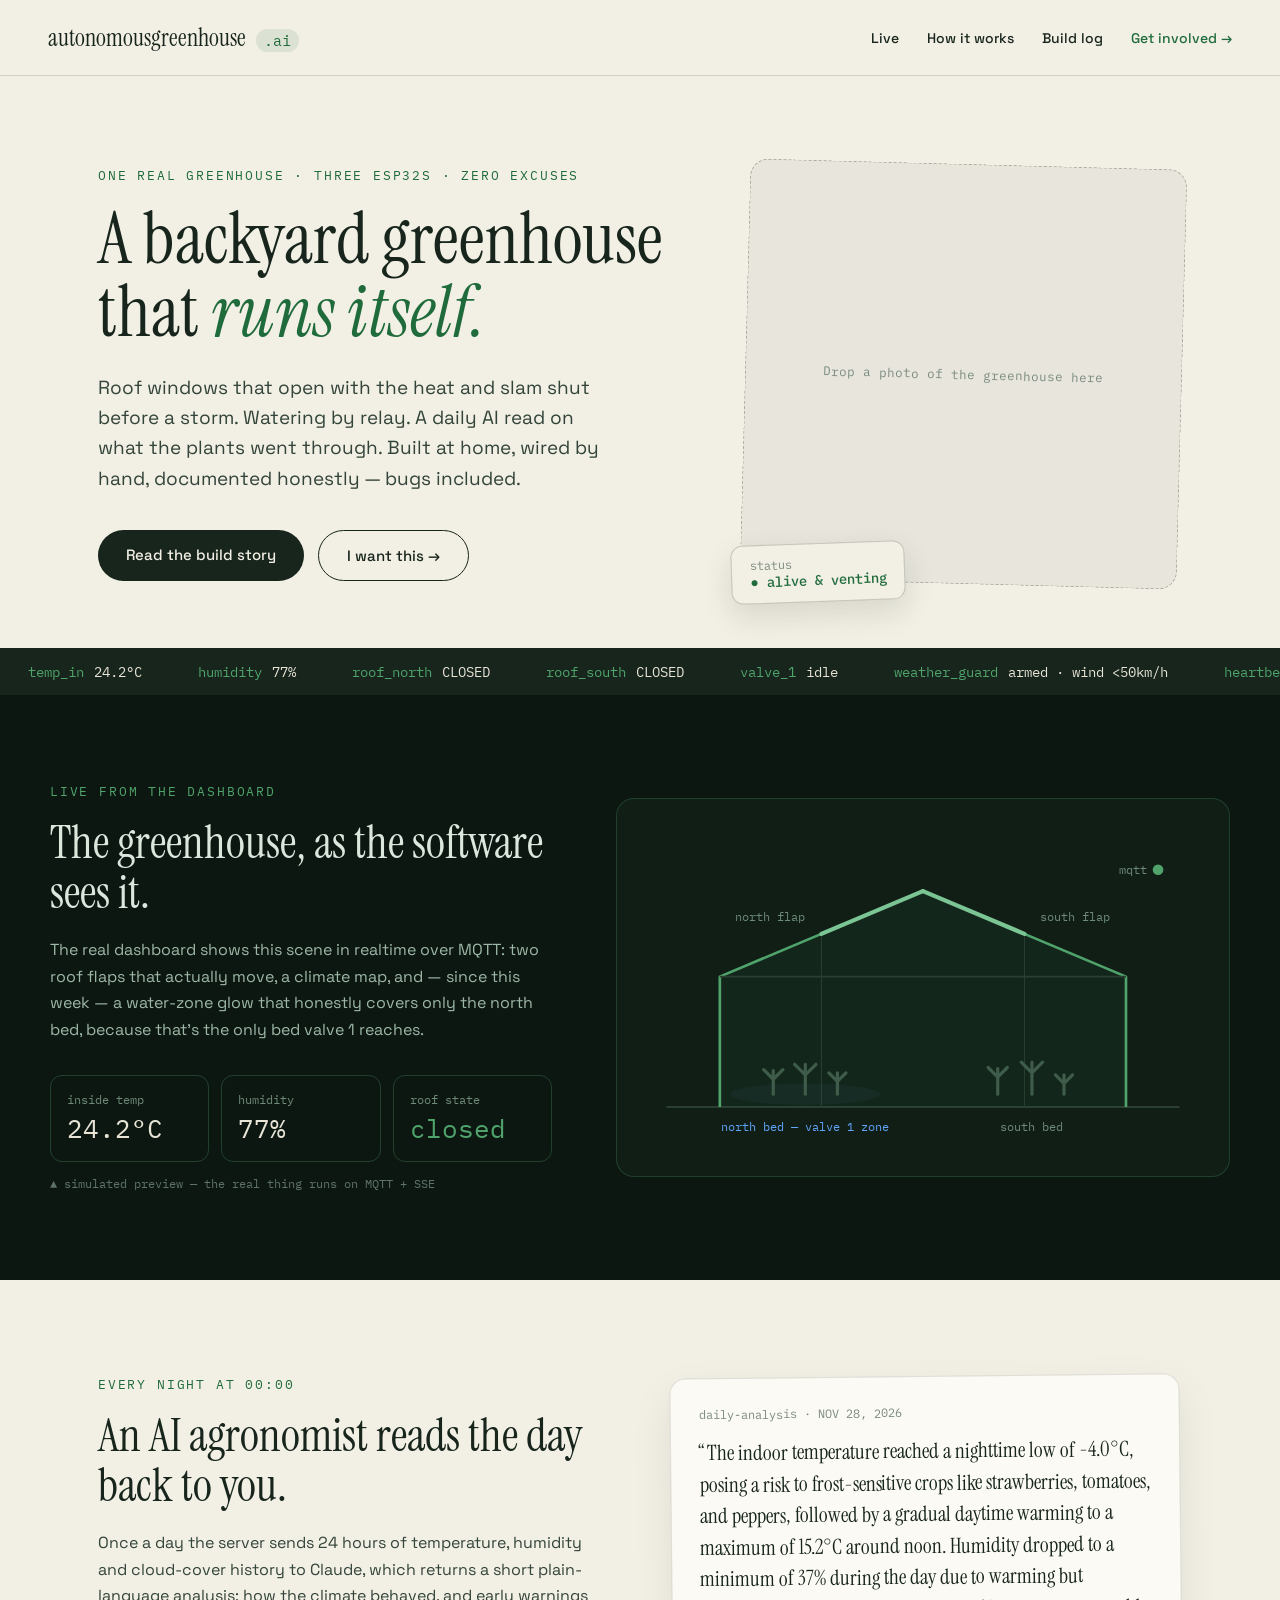
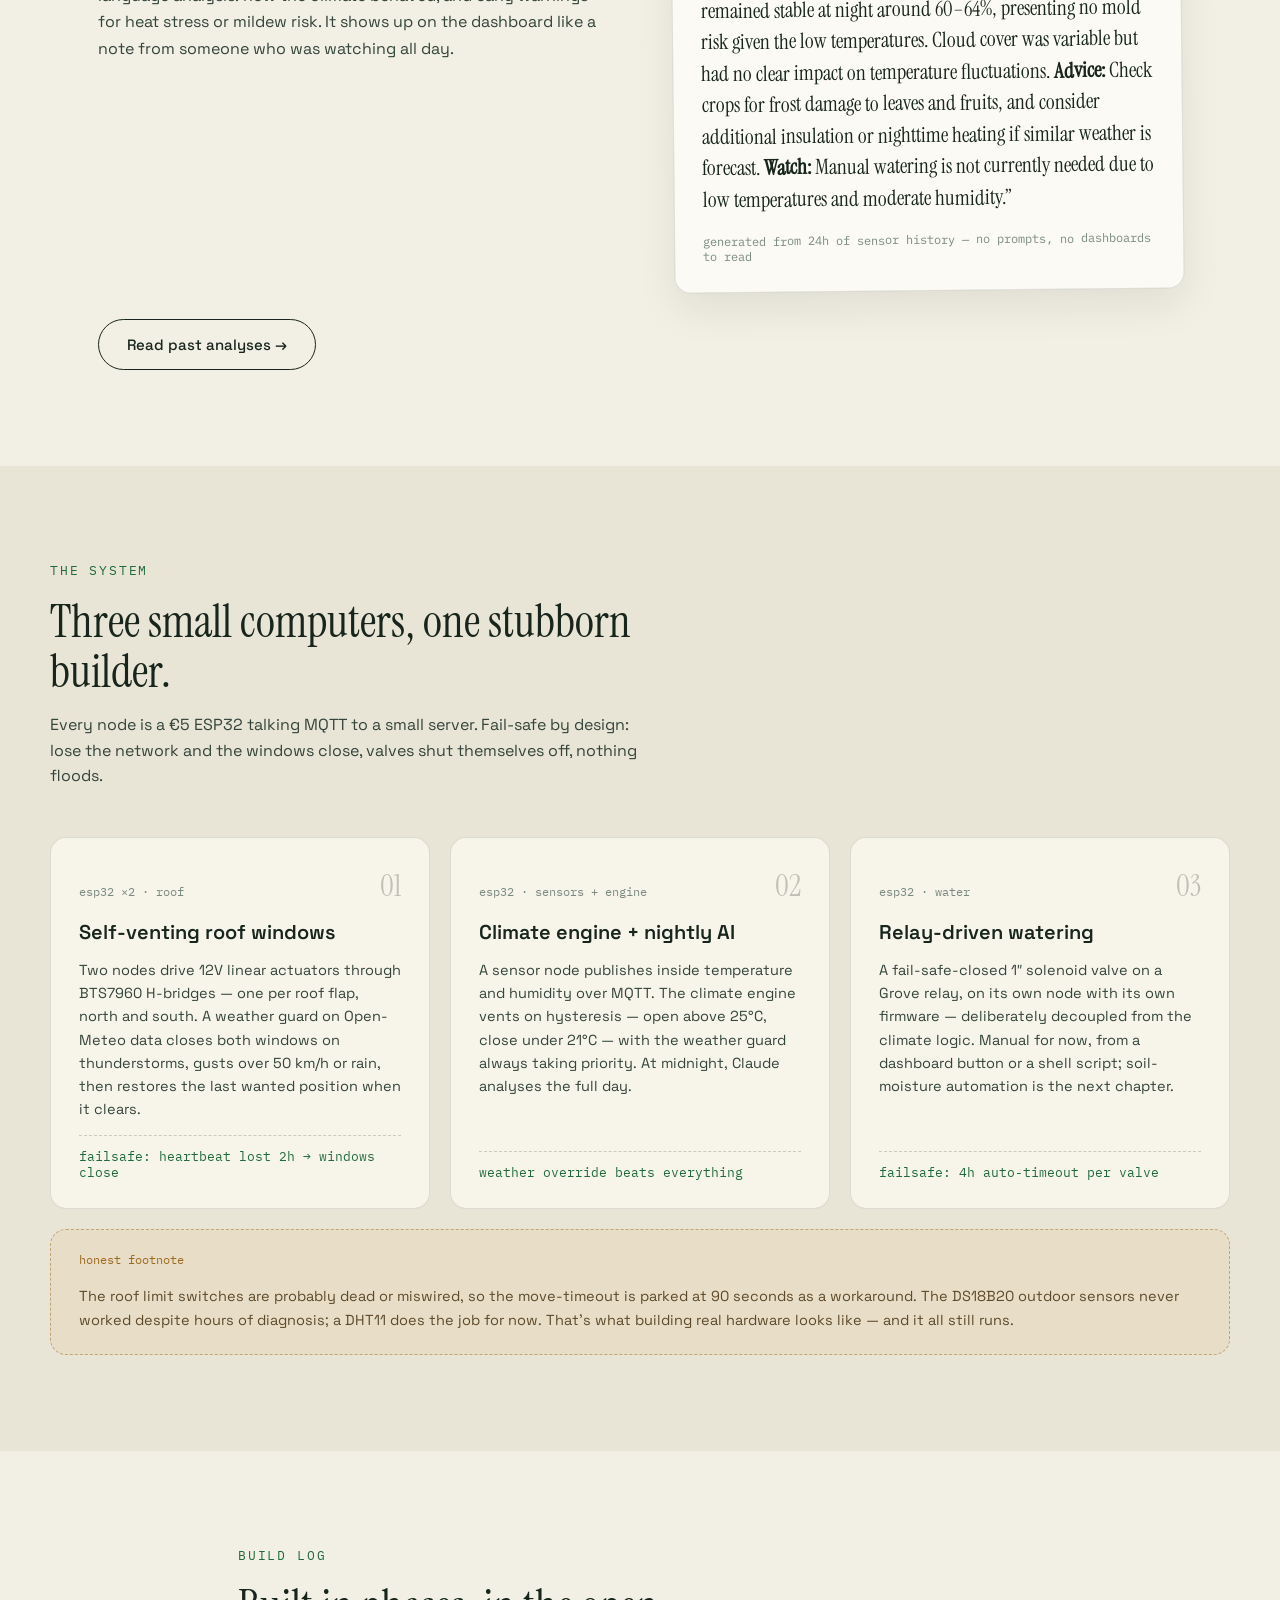
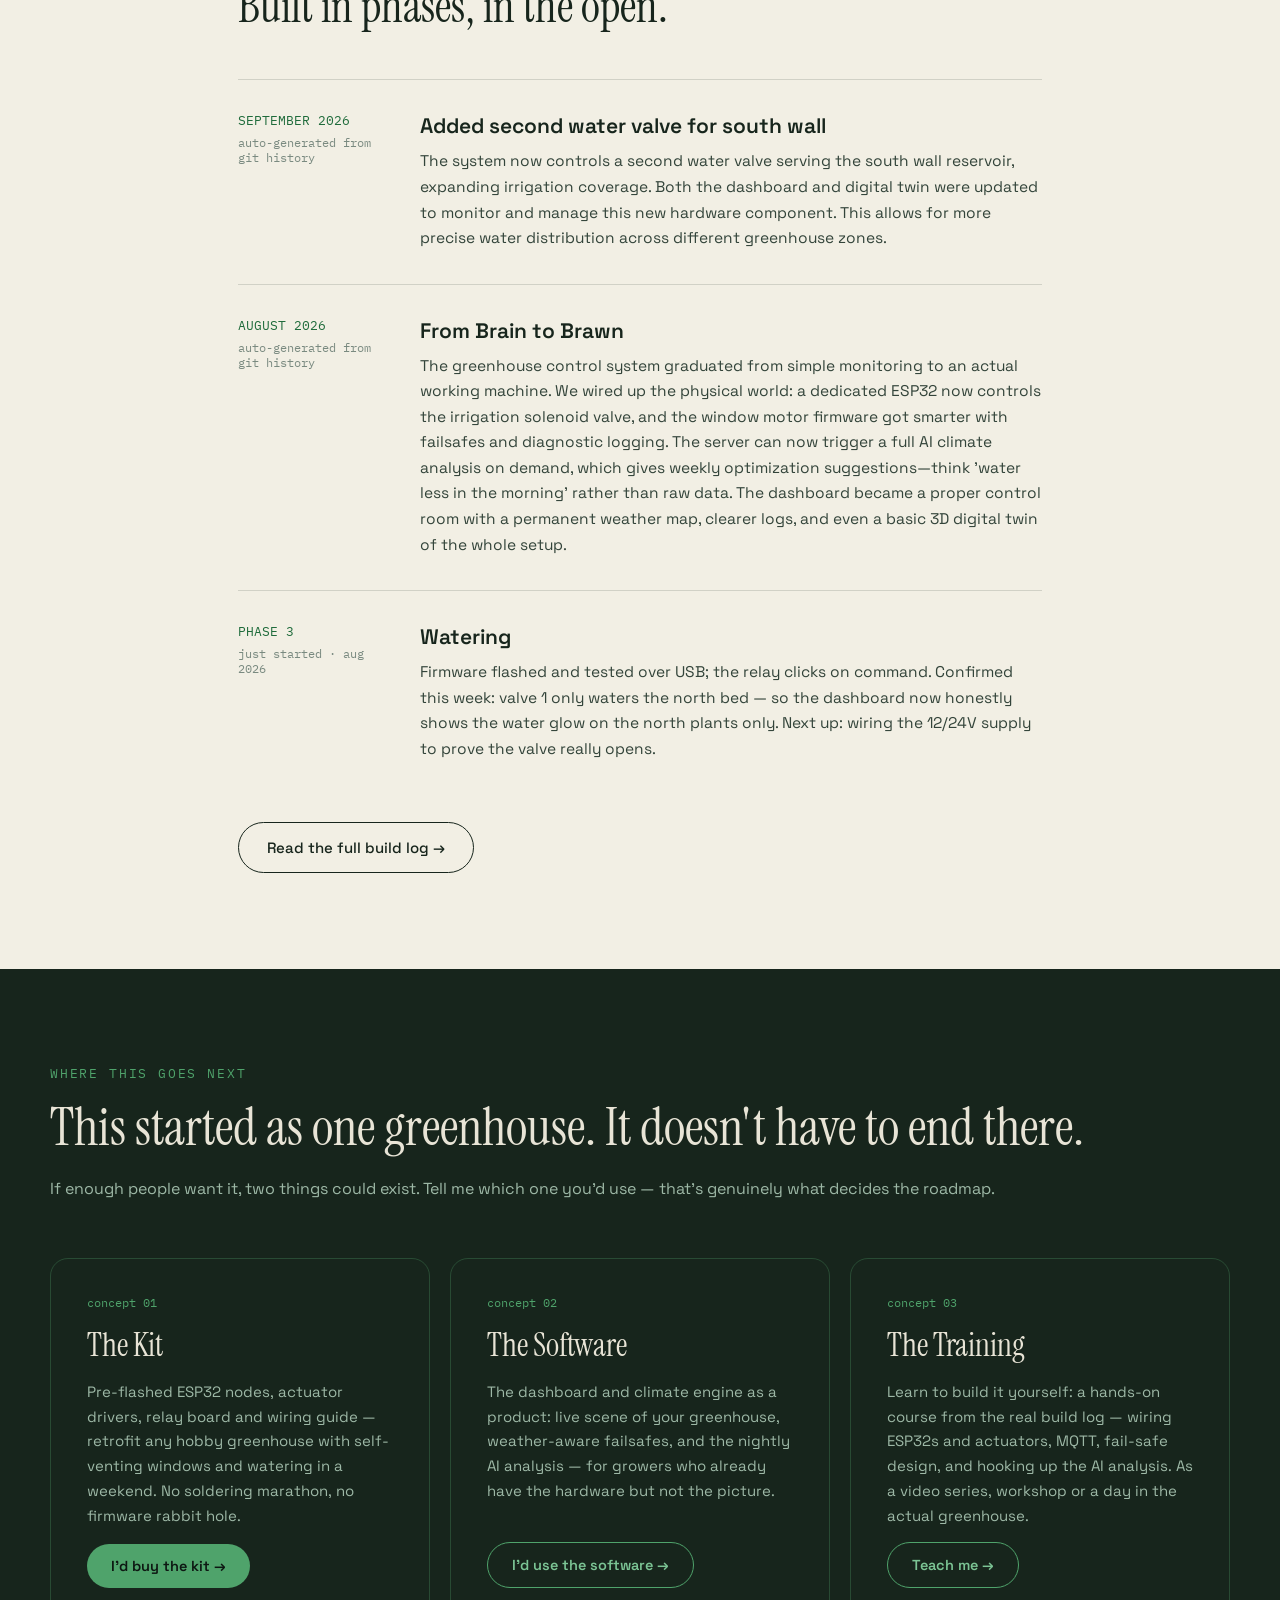
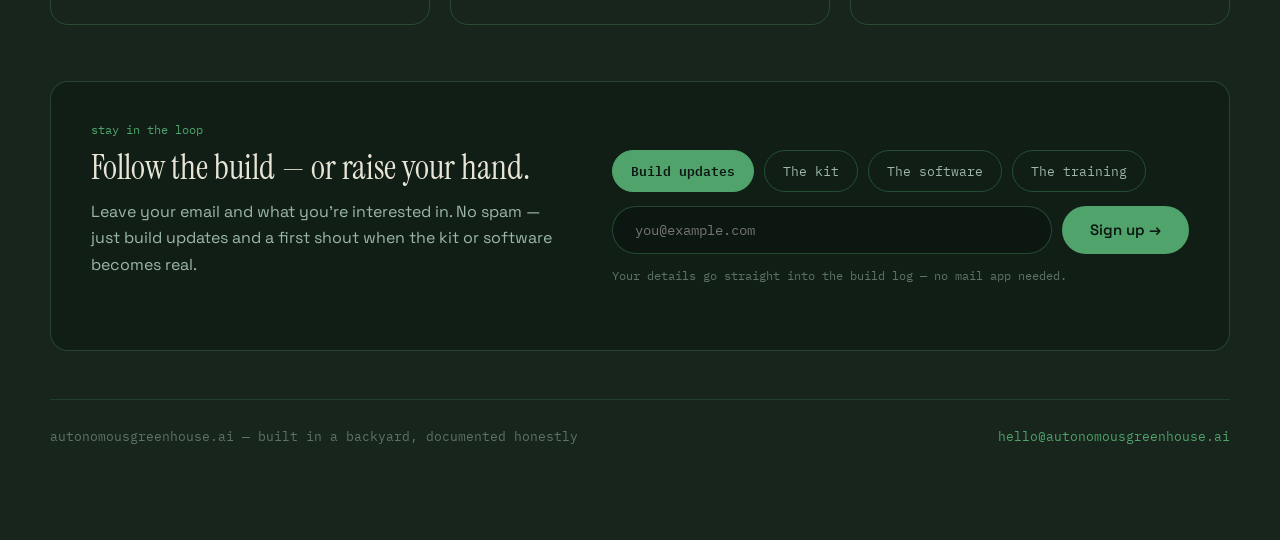
<file: index.html>
<!doctype html>
<html lang="en">
<head>
<meta charset="utf-8">
<meta name="viewport" content="width=device-width, initial-scale=1">
<title>autonomousgreenhouse.ai — a greenhouse that runs itself</title>
<meta name="description" content="A backyard greenhouse that runs itself: roof windows that open with the heat and close before a storm, relay-driven watering, and a daily AI read on what the plants went through. Built at home with three ESP32s, documented honestly — bugs included.">
<link rel="canonical" href="https://autonomousgreenhouse.ai/">
<meta property="og:type" content="website">
<meta property="og:site_name" content="autonomousgreenhouse.ai">
<meta property="og:url" content="https://autonomousgreenhouse.ai/">
<meta property="og:title" content="autonomousgreenhouse.ai — a greenhouse that runs itself">
<meta property="og:description" content="A backyard greenhouse that runs itself: roof windows that open with the heat and close before a storm, relay-driven watering, and a daily AI read on what the plants went through. Built at home with three ESP32s, documented honestly — bugs included.">
<meta name="twitter:card" content="summary">
<meta name="twitter:title" content="autonomousgreenhouse.ai — a greenhouse that runs itself">
<meta name="twitter:description" content="A backyard greenhouse that runs itself: roof windows that open with the heat and close before a storm, relay-driven watering, and a daily AI read on what the plants went through.">
<link rel="icon" href="favicon.svg" type="image/svg+xml">
<link rel="preconnect" href="https://fonts.googleapis.com">
<link href="https://fonts.googleapis.com/css2?family=Instrument+Serif:ital@0;1&family=Space+Grotesk:wght@400;500;600&family=IBM+Plex+Mono:wght@400;500&display=swap" rel="stylesheet">
<link rel="stylesheet" href="css/style.css">
<script type="application/ld+json">
{
  "@context": "https://schema.org",
  "@type": "WebSite",
  "name": "autonomousgreenhouse.ai",
  "url": "https://autonomousgreenhouse.ai/",
  "description": "A backyard greenhouse that runs itself: roof windows that open with the heat and close before a storm, relay-driven watering, and a daily AI read on what the plants went through. Built at home with three ESP32s, documented honestly — bugs included.",
  "inLanguage": "en",
  "author": {
    "@type": "Person",
    "name": "autonomousgreenhouse.ai builder",
    "email": "hello@autonomousgreenhouse.ai"
  }
}
</script>
</head>
<body>

<!-- ============ NAV ============ -->
<nav class="nav">
  <div class="wordmark"><span class="wordmark-serif">autonomousgreenhouse</span><span class="wordmark-pill">.ai</span></div>
  <div class="nav-links">
    <a href="#live">Live</a>
    <a href="#how">How it works</a>
    <a href="#log">Build log</a>
    <a href="#future" class="accent">Get involved &rarr;</a>
  </div>
</nav>

<!-- ============ HERO ============ -->
<section class="hero">
  <div class="hero-grid">
    <div>
      <div class="eyebrow">One real greenhouse &middot; three ESP32s &middot; zero excuses</div>
      <h1>A backyard greenhouse that <em>runs itself.</em></h1>
      <p class="lead">Roof windows that open with the heat and slam shut before a storm. Watering by relay. A daily AI read on what the plants went through. Built at home, wired by hand, documented honestly — bugs included.</p>
      <div class="cta-row">
        <a href="#log" class="btn btn-solid">Read the build story</a>
        <a href="#future" class="btn btn-outline">I want this &rarr;</a>
      </div>
    </div>
    <div class="hero-photo-wrap">
      <div class="hero-photo-frame">
        <div class="img-placeholder" data-caption="Drop a photo of the greenhouse here"></div>
      </div>
      <div class="status-badge">
        <div class="status-badge-k">status</div>
        <div class="status-badge-v">&#9679; alive &amp; venting</div>
      </div>
    </div>
  </div>
</section>

<!-- ============ TICKER ============ -->
<div class="ticker">
  <div class="ticker-track" id="ticker-track">
    <!-- populated by js/main.js, duplicated for seamless loop -->
  </div>
</div>

<!-- ============ LIVE SCENE ============ -->
<section id="live" class="live-scene">
  <div class="live-grid">
    <div>
      <div class="eyebrow eyebrow-dark">Live from the dashboard</div>
      <h2>The greenhouse, as the software sees it.</h2>
      <p class="body-dark">The real dashboard shows this scene in realtime over MQTT: two roof flaps that actually move, a climate map, and — since this week — a water-zone glow that honestly covers only the north bed, because that's the only bed valve&nbsp;1 reaches.</p>
      <div class="metrics-row">
        <div class="metric-tile">
          <div class="metric-k">inside temp</div>
          <div class="metric-v" id="metric-temp">–°C</div>
        </div>
        <div class="metric-tile">
          <div class="metric-k">humidity</div>
          <div class="metric-v" id="metric-hum">–%</div>
        </div>
        <div class="metric-tile">
          <div class="metric-k">roof state</div>
          <div class="metric-v metric-v-accent" id="metric-roof">–</div>
        </div>
      </div>
      <div class="sim-note">&#9650; simulated preview — the real thing runs on MQTT + SSE</div>
    </div>
    <div class="scene-panel">
      <svg viewBox="0 0 520 300" class="scene-svg" role="img" aria-labelledby="scene-svg-title scene-svg-desc">
        <title id="scene-svg-title">Live greenhouse dashboard scene</title>
        <desc id="scene-svg-desc">Diagram of the greenhouse roof with north and south flaps, a water zone over the north bed fed by valve 1, and an MQTT connection indicator.</desc>
        <line x1="20" y1="262" x2="500" y2="262" stroke="#2A3E31" stroke-width="2"/>
        <path d="M70 262 L70 140 L260 60 L450 140 L450 262" fill="rgba(79,163,107,0.06)" stroke="#4FA36B" stroke-width="2.5" stroke-linejoin="round"/>
        <line x1="70" y1="140" x2="450" y2="140" stroke="#2A3E31" stroke-width="1.5"/>
        <line x1="165" y1="100" x2="165" y2="262" stroke="#2A3E31" stroke-width="1"/>
        <line x1="355" y1="100" x2="355" y2="262" stroke="#2A3E31" stroke-width="1"/>
        <g id="flap-north" transform="rotate(0 260 60)"><line x1="260" y1="60" x2="165" y2="100" stroke="#7BC494" stroke-width="4" stroke-linecap="round"/></g>
        <g id="flap-south" transform="rotate(0 260 60)"><line x1="260" y1="60" x2="355" y2="100" stroke="#7BC494" stroke-width="4" stroke-linecap="round"/></g>
        <text x="150" y="88" fill="#6E8A78" font-family="IBM Plex Mono" font-size="11" text-anchor="end">north flap</text>
        <text x="370" y="88" fill="#6E8A78" font-family="IBM Plex Mono" font-size="11">south flap</text>
        <ellipse id="water-glow" cx="150" cy="250" rx="70" ry="10" fill="rgba(96,165,250,0.04)"/>
        <g id="water-drip" class="drip" opacity="0">
          <circle cx="130" cy="228" r="3" fill="#60A5FA"/><circle cx="155" cy="222" r="3" fill="#60A5FA"/><circle cx="178" cy="230" r="3" fill="#60A5FA"/>
        </g>
        <g stroke="#3E5C49" stroke-width="3" stroke-linecap="round">
          <path d="M120 250 v-22 M120 236 l-9 -9 M120 236 l9 -9"/>
          <path d="M150 250 v-28 M150 232 l-10 -10 M150 232 l10 -10"/>
          <path d="M180 250 v-20 M180 238 l-8 -8 M180 238 l8 -8"/>
        </g>
        <g stroke="#3E5C49" stroke-width="3" stroke-linecap="round">
          <path d="M330 250 v-24 M330 234 l-9 -9 M330 234 l9 -9"/>
          <path d="M362 250 v-30 M362 230 l-10 -10 M362 230 l10 -10"/>
          <path d="M392 250 v-18 M392 240 l-8 -8 M392 240 l8 -8"/>
        </g>
        <text x="150" y="284" fill="#60A5FA" font-family="IBM Plex Mono" font-size="11" text-anchor="middle">north bed — valve 1 zone</text>
        <text x="362" y="284" fill="#6E8A78" font-family="IBM Plex Mono" font-size="11" text-anchor="middle">south bed</text>
        <circle cx="480" cy="40" r="5" fill="#4FA36B" class="mqtt-dot"/>
        <text x="470" y="44" fill="#6E8A78" font-family="IBM Plex Mono" font-size="11" text-anchor="end">mqtt</text>
      </svg>
    </div>
  </div>
</section>

<!-- ============ AI ANALYSIS ============ -->
<section class="ai-analysis">
  <div class="ai-grid">
    <div>
      <div class="eyebrow">Every night at 00:00</div>
      <h2>An AI agronomist reads the day back to you.</h2>
      <p class="body-light">Once a day the server sends 24 hours of temperature, humidity and cloud-cover history to Claude, which returns a short plain-language analysis: how the climate behaved, and early warnings for heat stress or mildew risk. It shows up on the dashboard like a note from someone who was watching all day.</p>
    </div>
    <!-- LATEST-ANALYSIS-START — kas/scripts/daily-analysis-site-update.mjs keeps this in sync with the newest row of ai-analyses.html -->
    <div class="ai-card" data-auto-ts="1795824054104">
      <div class="ai-card-head">
        <div class="ai-card-tag">daily-analysis &middot; NOV 28, 2026</div>
      </div>
      <p class="ai-quote">&ldquo;The indoor temperature reached a nighttime low of -4.0°C, posing a risk to frost-sensitive crops like strawberries, tomatoes, and peppers, followed by a gradual daytime warming to a maximum of 15.2°C around noon. Humidity dropped to a minimum of 37% during the day due to warming but remained stable at night around 60–64%, presenting no mold risk given the low temperatures. Cloud cover was variable but had no clear impact on temperature fluctuations. <strong>Advice:</strong> Check crops for frost damage to leaves and fruits, and consider additional insulation or nighttime heating if similar weather is forecast. <strong>Watch:</strong> Manual watering is not currently needed due to low temperatures and moderate humidity.&rdquo;</p>
      <div class="ai-card-foot">generated from 24h of sensor history — no prompts, no dashboards to read</div>
    </div>
<!-- LATEST-ANALYSIS-END -->
  </div>
  <div class="log-more">
    <a href="ai-analyses.html" class="btn btn-outline">Read past analyses &rarr;</a>
  </div>
</section>

<!-- ============ HOW IT WORKS ============ -->
<section id="how" class="how-it-works">
  <div class="section-inner">
    <div class="eyebrow">The system</div>
    <h2 class="how-title">Three small computers, one stubborn builder.</h2>
    <p class="how-lead">Every node is a &euro;5 ESP32 talking MQTT to a small server. Fail-safe by design: lose the network and the windows close, valves shut themselves off, nothing floods.</p>
    <div class="node-grid">
      <div class="node-card">
        <div class="node-card-top"><div class="node-tag">esp32 &times;2 &middot; roof</div><div class="node-num">01</div></div>
        <div class="node-title">Self-venting roof windows</div>
        <p class="node-body">Two nodes drive 12V linear actuators through BTS7960 H-bridges — one per roof flap, north and south. A weather guard on Open-Meteo data closes both windows on thunderstorms, gusts over 50&nbsp;km/h or rain, then restores the last wanted position when it clears.</p>
        <div class="node-safety">failsafe: heartbeat lost 2h &rarr; windows close</div>
      </div>
      <div class="node-card">
        <div class="node-card-top"><div class="node-tag">esp32 &middot; sensors + engine</div><div class="node-num">02</div></div>
        <div class="node-title">Climate engine + nightly AI</div>
        <p class="node-body">A sensor node publishes inside temperature and humidity over MQTT. The climate engine vents on hysteresis — open above 25&deg;C, close under 21&deg;C — with the weather guard always taking priority. At midnight, Claude analyses the full day.</p>
        <div class="node-safety">weather override beats everything</div>
      </div>
      <div class="node-card">
        <div class="node-card-top"><div class="node-tag">esp32 &middot; water</div><div class="node-num">03</div></div>
        <div class="node-title">Relay-driven watering</div>
        <p class="node-body">A fail-safe-closed 1&Prime; solenoid valve on a Grove relay, on its own node with its own firmware — deliberately decoupled from the climate logic. Manual for now, from a dashboard button or a shell script; soil-moisture automation is the next chapter.</p>
        <div class="node-safety">failsafe: 4h auto-timeout per valve</div>
      </div>
    </div>
    <div class="honest-footnote">
      <div class="honest-footnote-tag">honest footnote</div>
      <p>The roof limit switches are probably dead or miswired, so the move-timeout is parked at 90 seconds as a workaround. The DS18B20 outdoor sensors never worked despite hours of diagnosis; a DHT11 does the job for now. That's what building real hardware looks like — and it all still runs.</p>
    </div>
  </div>
</section>

<!-- ============ BUILD LOG ============ -->
<section id="log" class="build-log">
  <div class="eyebrow">Build log</div>
  <h2 class="build-log-title">Built in phases, in the open.</h2>
  <div class="phase-list">
    <!-- LATEST-3-START — kas/scripts/monthly-site-update.mjs keeps this in sync with the first 3 rows of build-log.html -->
    <div class="phase-row" data-auto-month="2026-09">
      <div>
        <div class="phase-tag">SEPTEMBER 2026</div>
        <div class="phase-status">auto-generated from git history</div>
      </div>
      <div>
        <div class="phase-title">Added second water valve for south wall</div>
        <p class="phase-body">The system now controls a second water valve serving the south wall reservoir, expanding irrigation coverage. Both the dashboard and digital twin were updated to monitor and manage this new hardware component. This allows for more precise water distribution across different greenhouse zones.</p>
      </div>
    </div>
    <div class="phase-row" data-auto-month="2026-08">
      <div>
        <div class="phase-tag">AUGUST 2026</div>
        <div class="phase-status">auto-generated from git history</div>
      </div>
      <div>
        <div class="phase-title">From Brain to Brawn</div>
        <p class="phase-body">The greenhouse control system graduated from simple monitoring to an actual working machine. We wired up the physical world: a dedicated ESP32 now controls the irrigation solenoid valve, and the window motor firmware got smarter with failsafes and diagnostic logging. The server can now trigger a full AI climate analysis on demand, which gives weekly optimization suggestions—think 'water less in the morning' rather than raw data. The dashboard became a proper control room with a permanent weather map, clearer logs, and even a basic 3D digital twin of the whole setup.</p>
      </div>
    </div>
    <div class="phase-row">
      <div>
        <div class="phase-tag">PHASE 3</div>
        <div class="phase-status">just started &middot; aug 2026</div>
      </div>
      <div>
        <div class="phase-title">Watering</div>
        <p class="phase-body">Firmware flashed and tested over USB; the relay clicks on command. Confirmed this week: valve 1 only waters the north bed — so the dashboard now honestly shows the water glow on the north plants only. Next up: wiring the 12/24V supply to prove the valve really opens.</p>
      </div>
    </div>
<!-- LATEST-3-END -->
  </div>
  <div class="log-more">
    <a href="build-log.html" class="btn btn-outline">Read the full build log &rarr;</a>
  </div>
</section>

<!-- ============ FUTURE / CTA ============ -->
<section id="future" class="future">
  <div class="future-intro">
    <div class="eyebrow eyebrow-dark">Where this goes next</div>
    <h2>This started as one greenhouse. It doesn't have to end there.</h2>
    <p class="body-dark">If enough people want it, two things could exist. Tell me which one you'd use — that's genuinely what decides the roadmap.</p>
  </div>
  <div class="concept-grid">
    <div class="concept-card">
      <div class="concept-tag">concept 01</div>
      <div class="concept-title">The Kit</div>
      <p class="concept-body">Pre-flashed ESP32 nodes, actuator drivers, relay board and wiring guide — retrofit any hobby greenhouse with self-venting windows and watering in a weekend. No soldering marathon, no firmware rabbit hole.</p>
      <button type="button" class="btn btn-dark-solid concept-cta" data-interest="The kit">I'd buy the kit &rarr;</button>
    </div>
    <div class="concept-card">
      <div class="concept-tag">concept 02</div>
      <div class="concept-title">The Software</div>
      <p class="concept-body">The dashboard and climate engine as a product: live scene of your greenhouse, weather-aware failsafes, and the nightly AI analysis — for growers who already have the hardware but not the picture.</p>
      <button type="button" class="btn btn-dark-outline concept-cta" data-interest="The software">I'd use the software &rarr;</button>
    </div>
    <div class="concept-card">
      <div class="concept-tag">concept 03</div>
      <div class="concept-title">The Training</div>
      <p class="concept-body">Learn to build it yourself: a hands-on course from the real build log — wiring ESP32s and actuators, MQTT, fail-safe design, and hooking up the AI analysis. As a video series, workshop or a day in the actual greenhouse.</p>
      <button type="button" class="btn btn-dark-outline concept-cta" data-interest="The training">Teach me &rarr;</button>
    </div>
  </div>

  <div id="signup" class="signup-panel">
    <div class="signup-grid">
      <div>
        <div class="signup-tag">stay in the loop</div>
        <div class="signup-title">Follow the build — or raise your hand.</div>
        <p class="body-dark">Leave your email and what you're interested in. No spam — just build updates and a first shout when the kit or software becomes real.</p>
      </div>
      <div id="signup-form-wrap">
        <form id="signup-form" name="signup" method="POST" data-netlify="true" netlify-honeypot="bot-field">
          <input type="hidden" name="form-name" value="signup">
          <p style="position:absolute;left:-9999px;">
            <label>Don't fill this out if you're human: <input name="bot-field"></label>
          </p>
          <input type="hidden" name="interest" id="signup-interest" value="Build updates">
          <div class="interest-row" id="interest-row">
            <button type="button" class="interest-chip active" data-interest="Build updates">Build updates</button>
            <button type="button" class="interest-chip" data-interest="The kit">The kit</button>
            <button type="button" class="interest-chip" data-interest="The software">The software</button>
            <button type="button" class="interest-chip" data-interest="The training">The training</button>
          </div>
          <div class="email-row">
            <input id="signup-email" name="email" type="email" placeholder="you@example.com" autocomplete="email" required>
            <button type="submit" id="signup-submit" class="btn btn-green-solid">Sign up &rarr;</button>
          </div>
          <div class="form-note" id="signup-note">Your details go straight into the build log — no mail app needed.</div>
        </form>
        <div id="signup-confirm" class="signup-confirm" hidden>
          <div class="signup-confirm-title">You're on the list &#127793;</div>
          <div class="signup-confirm-line" id="signup-confirm-line"></div>
        </div>
      </div>

      <!-- Static duplicate for Netlify's form-detection (no build step to render JS-added fields) -->
      <form name="signup" data-netlify="true" netlify-honeypot="bot-field" hidden>
        <input type="hidden" name="form-name" value="signup">
        <input name="bot-field">
        <input type="email" name="email">
        <input type="text" name="interest">
      </form>
    </div>
  </div>

  <div class="footer-row">
    <div>autonomousgreenhouse.ai — built in a backyard, documented honestly</div>
    <a href="mailto:hello@autonomousgreenhouse.ai">hello@autonomousgreenhouse.ai</a>
  </div>
</section>

<script src="js/main.js"></script>
</body>
</html>
</file>
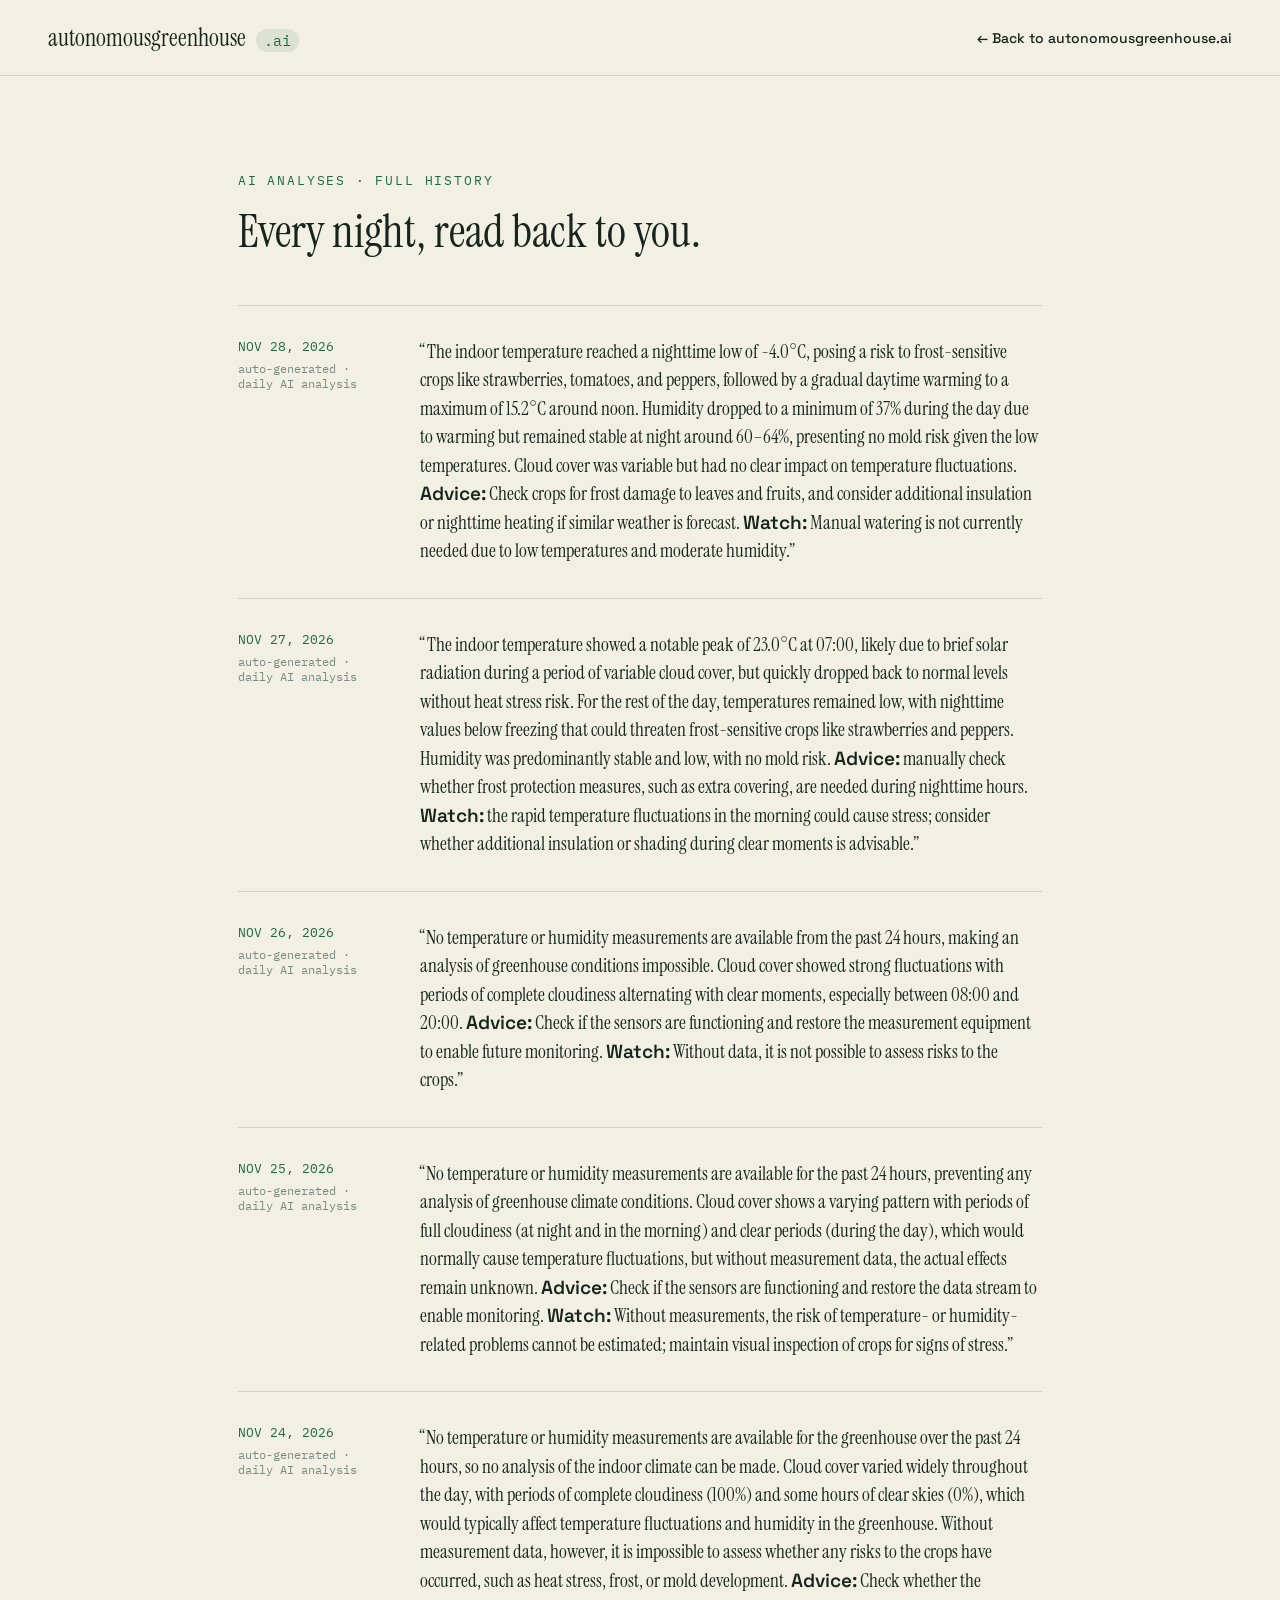
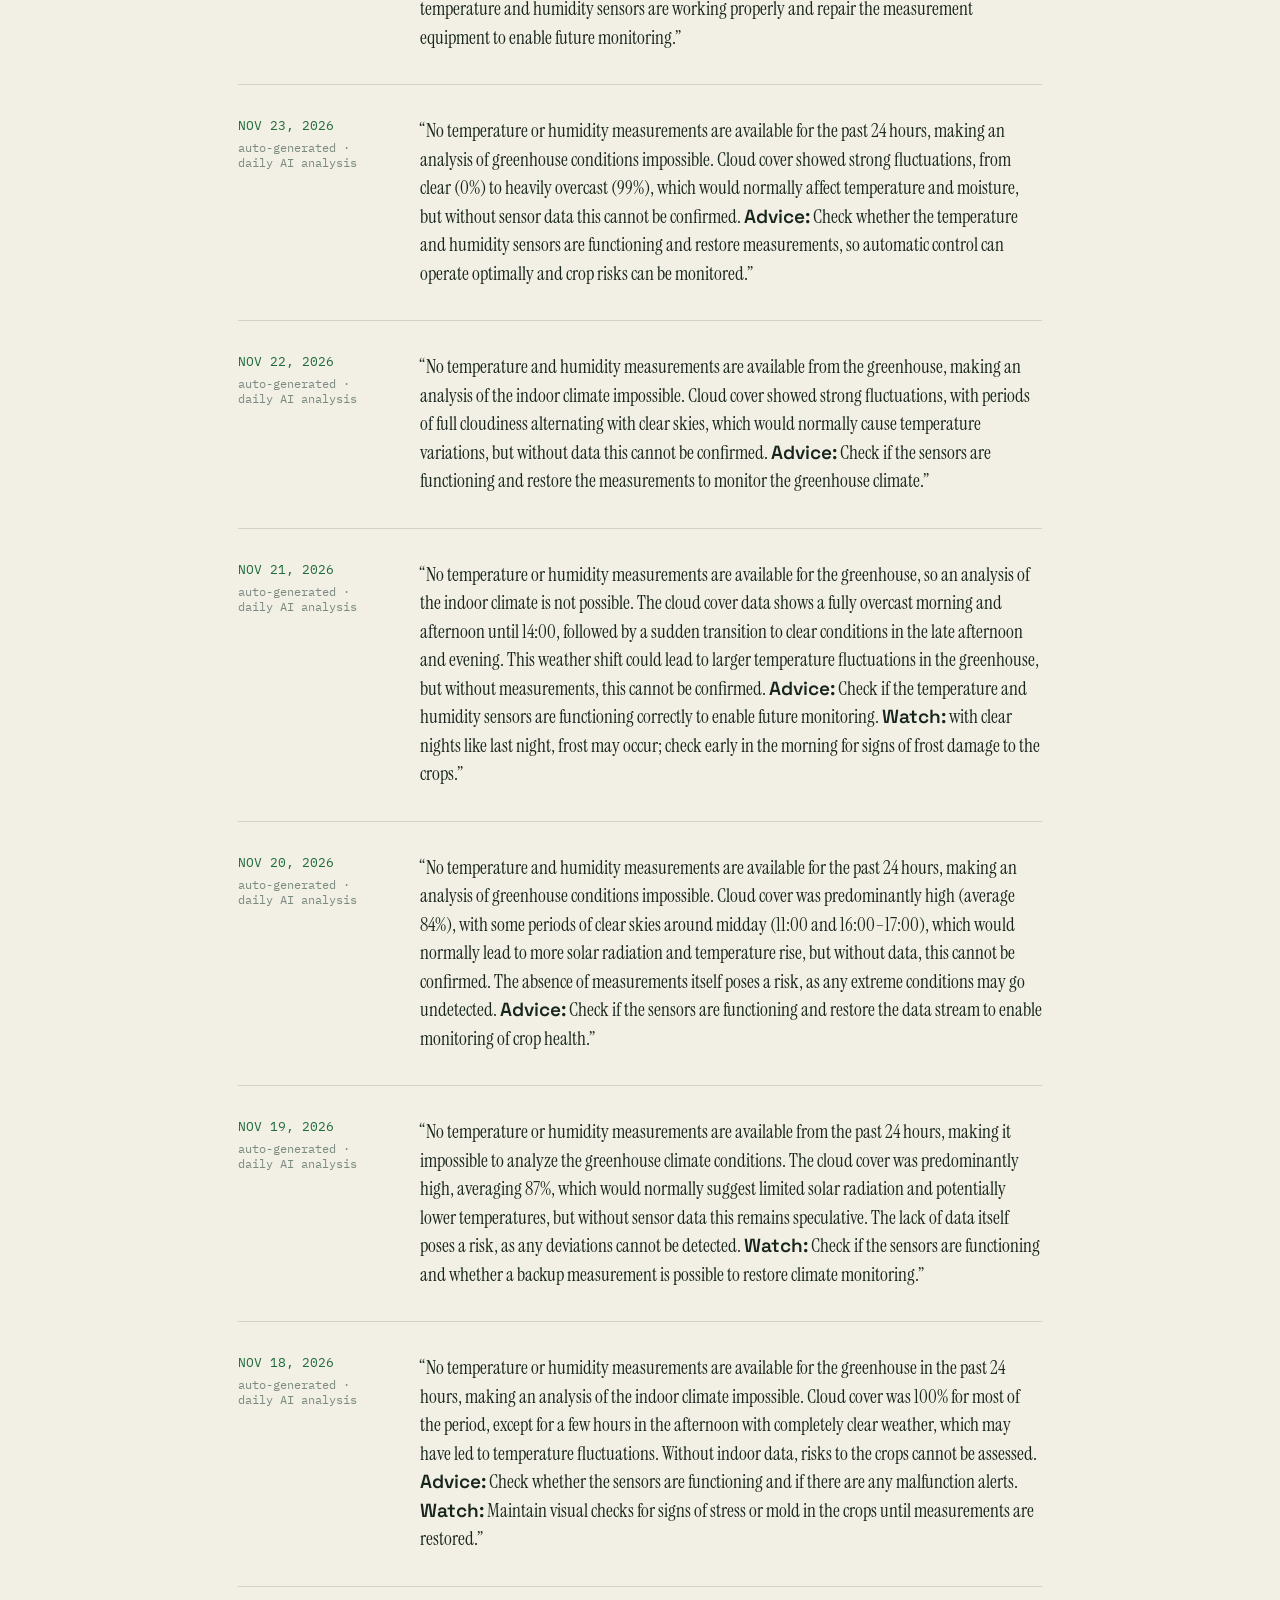
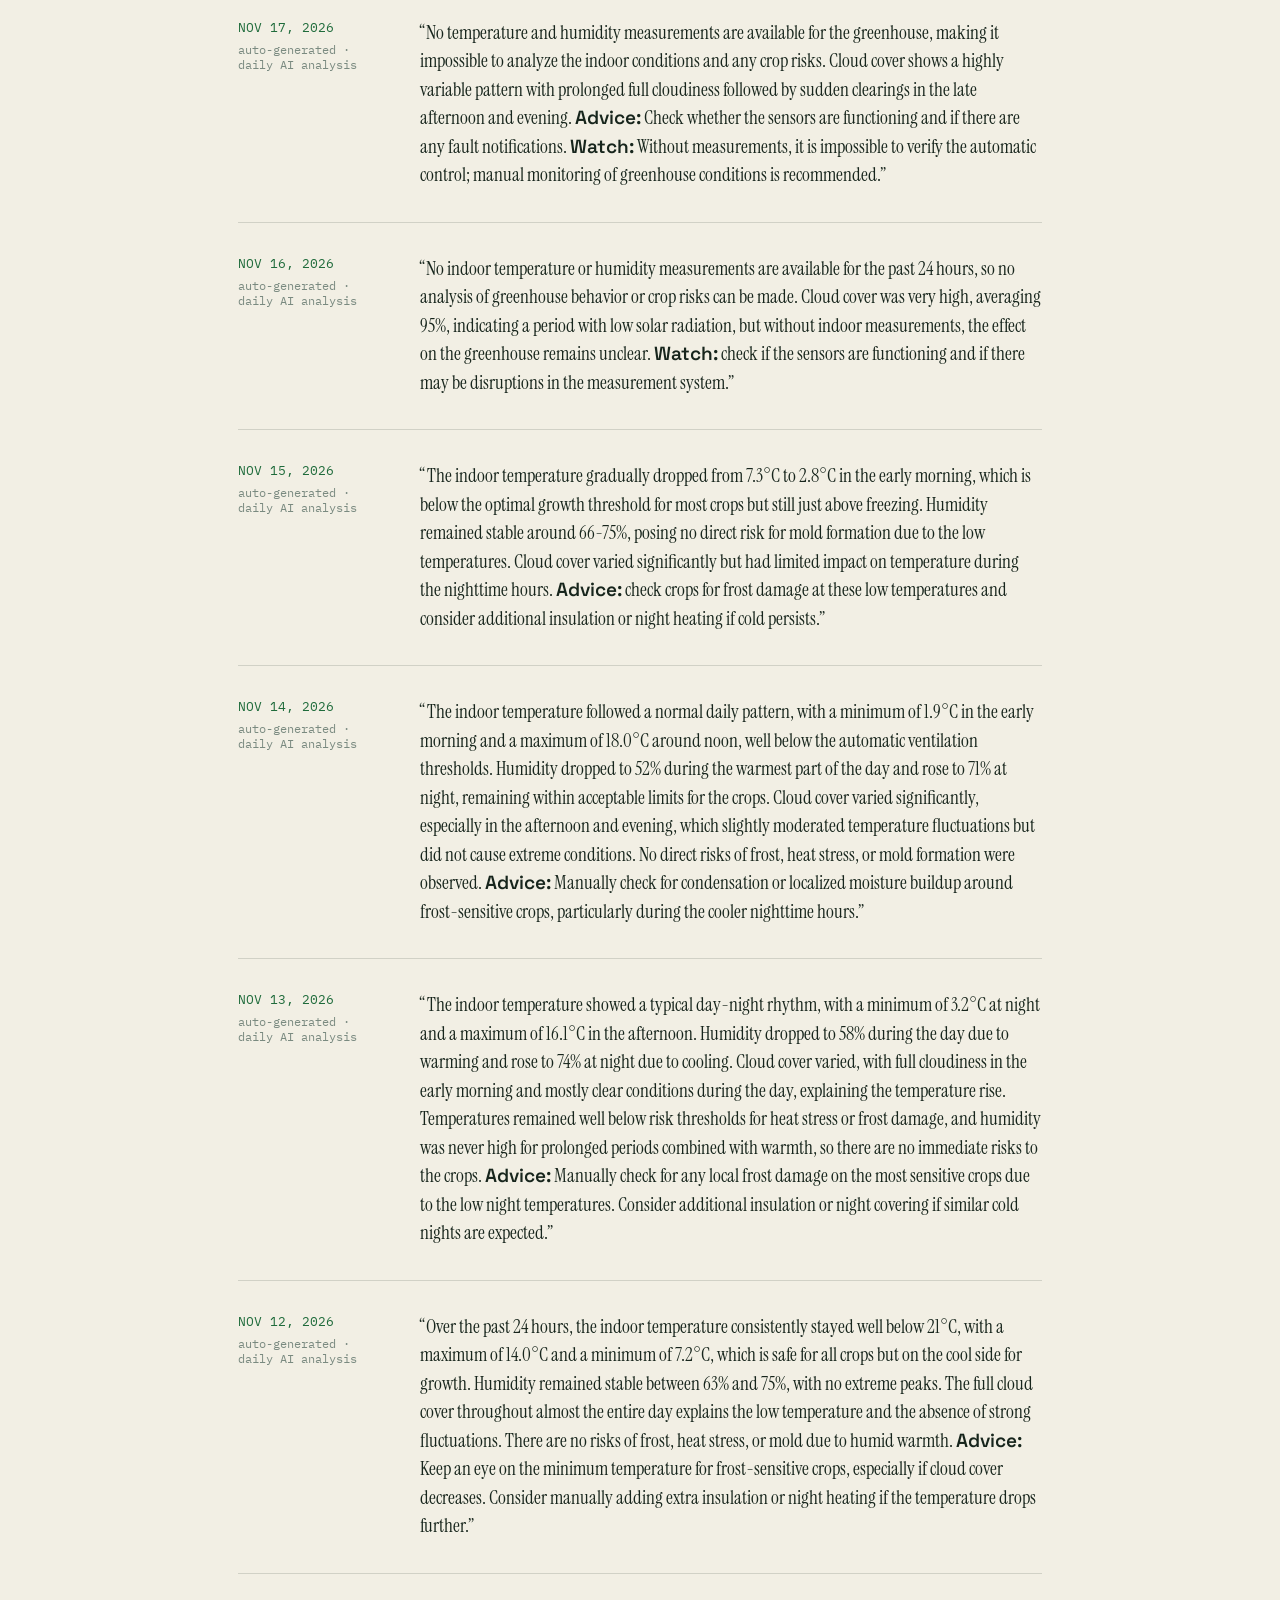
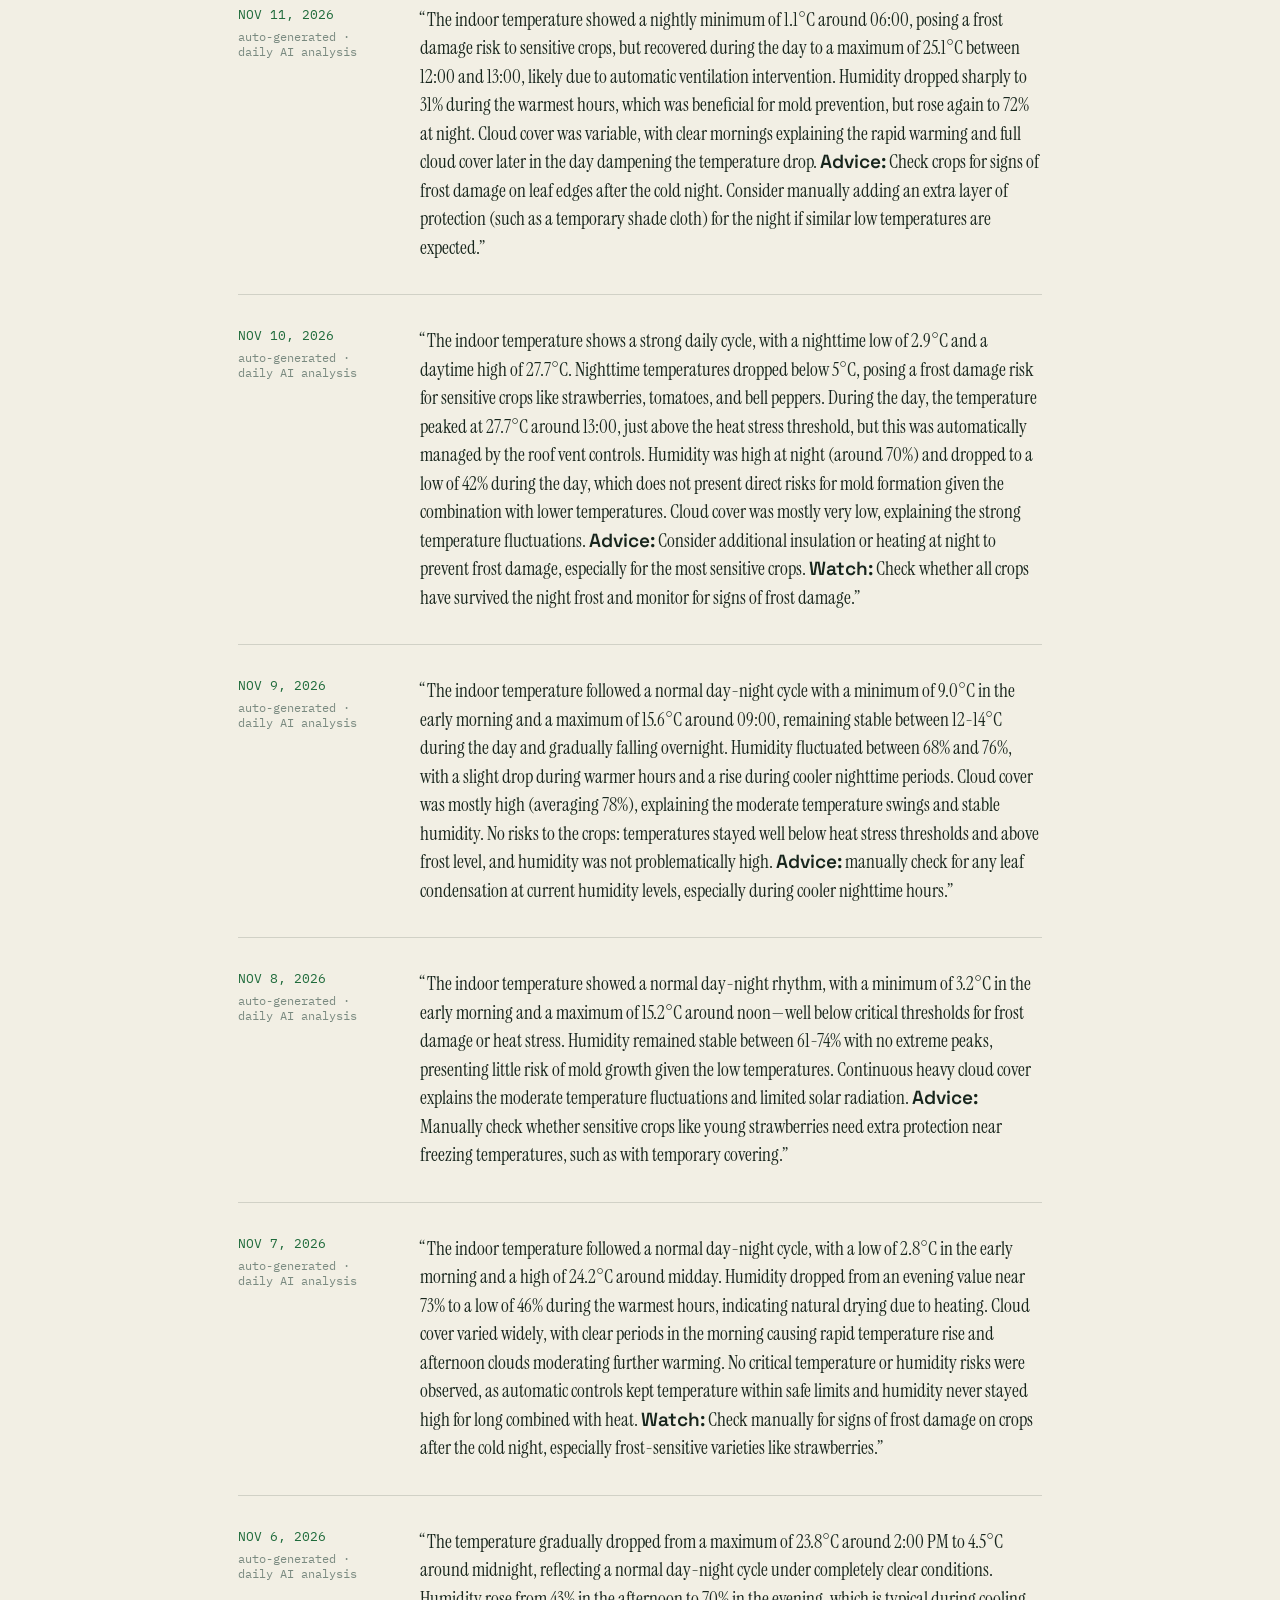
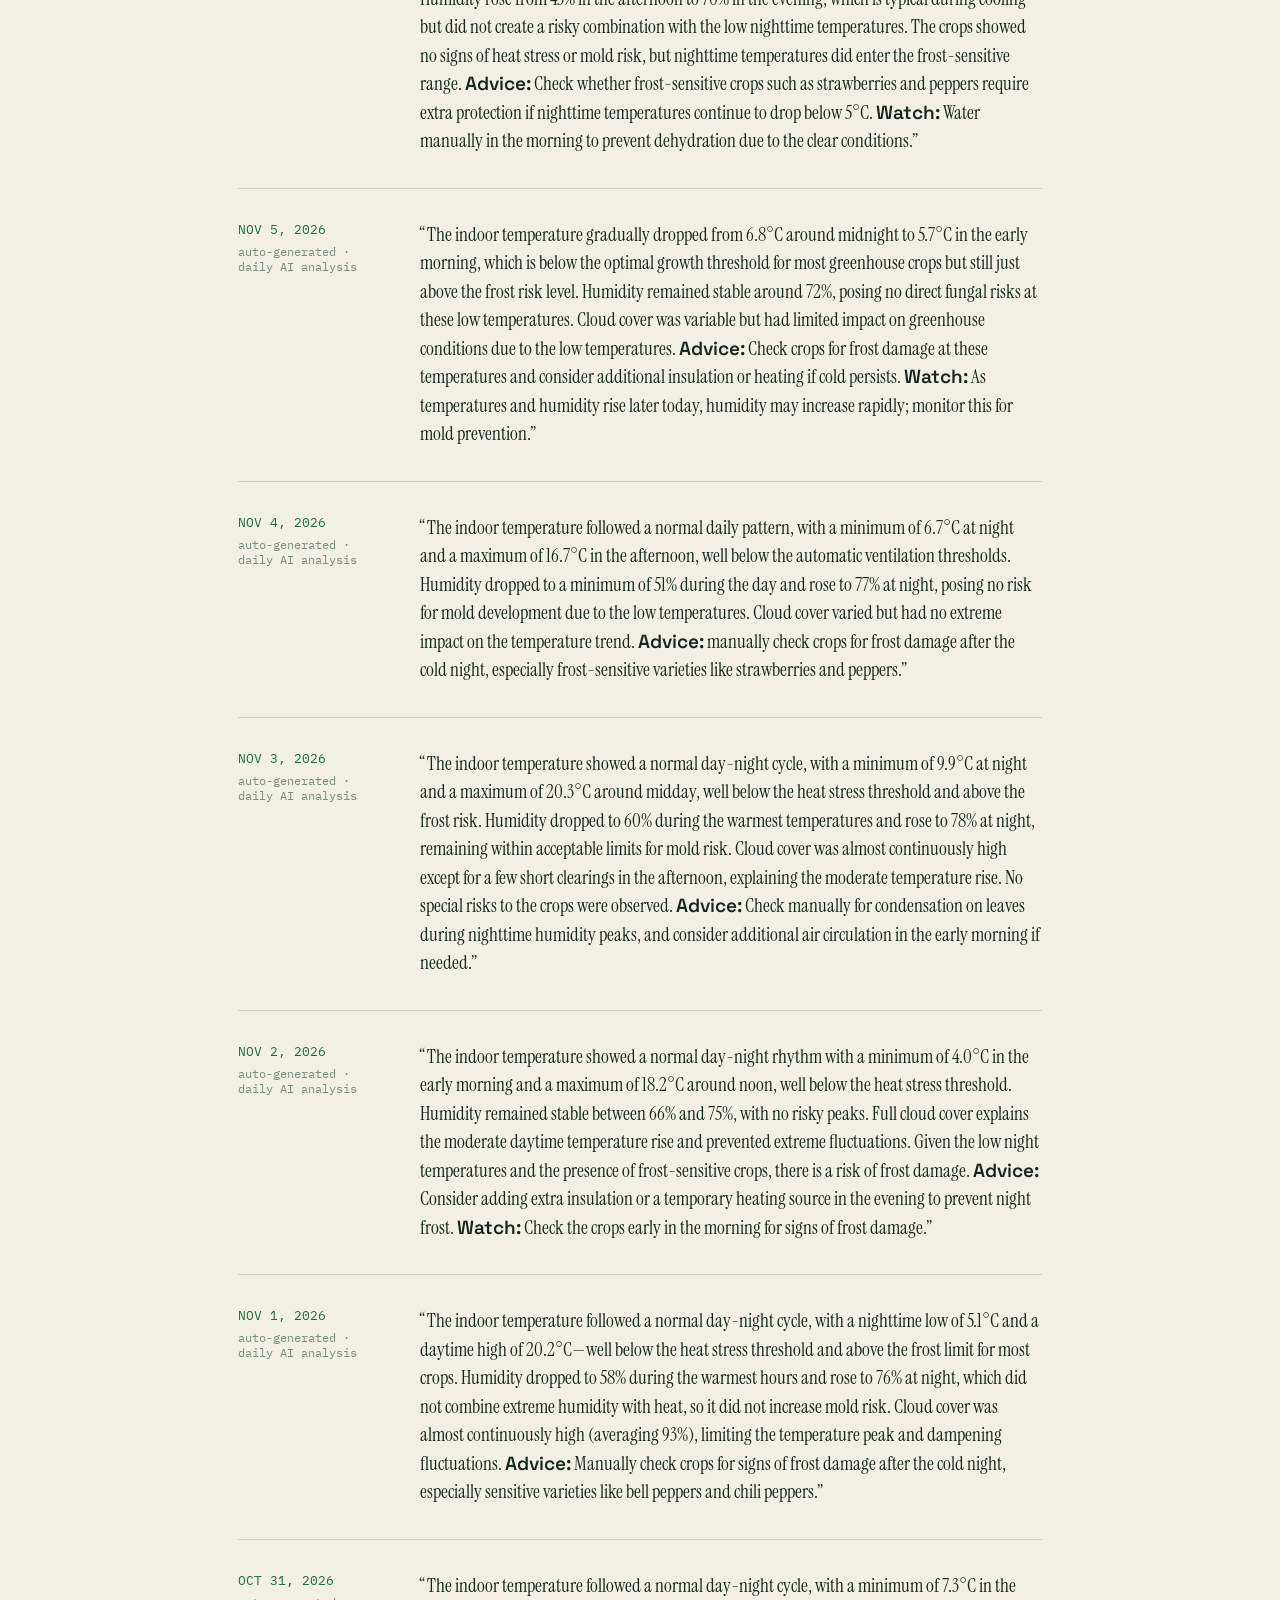
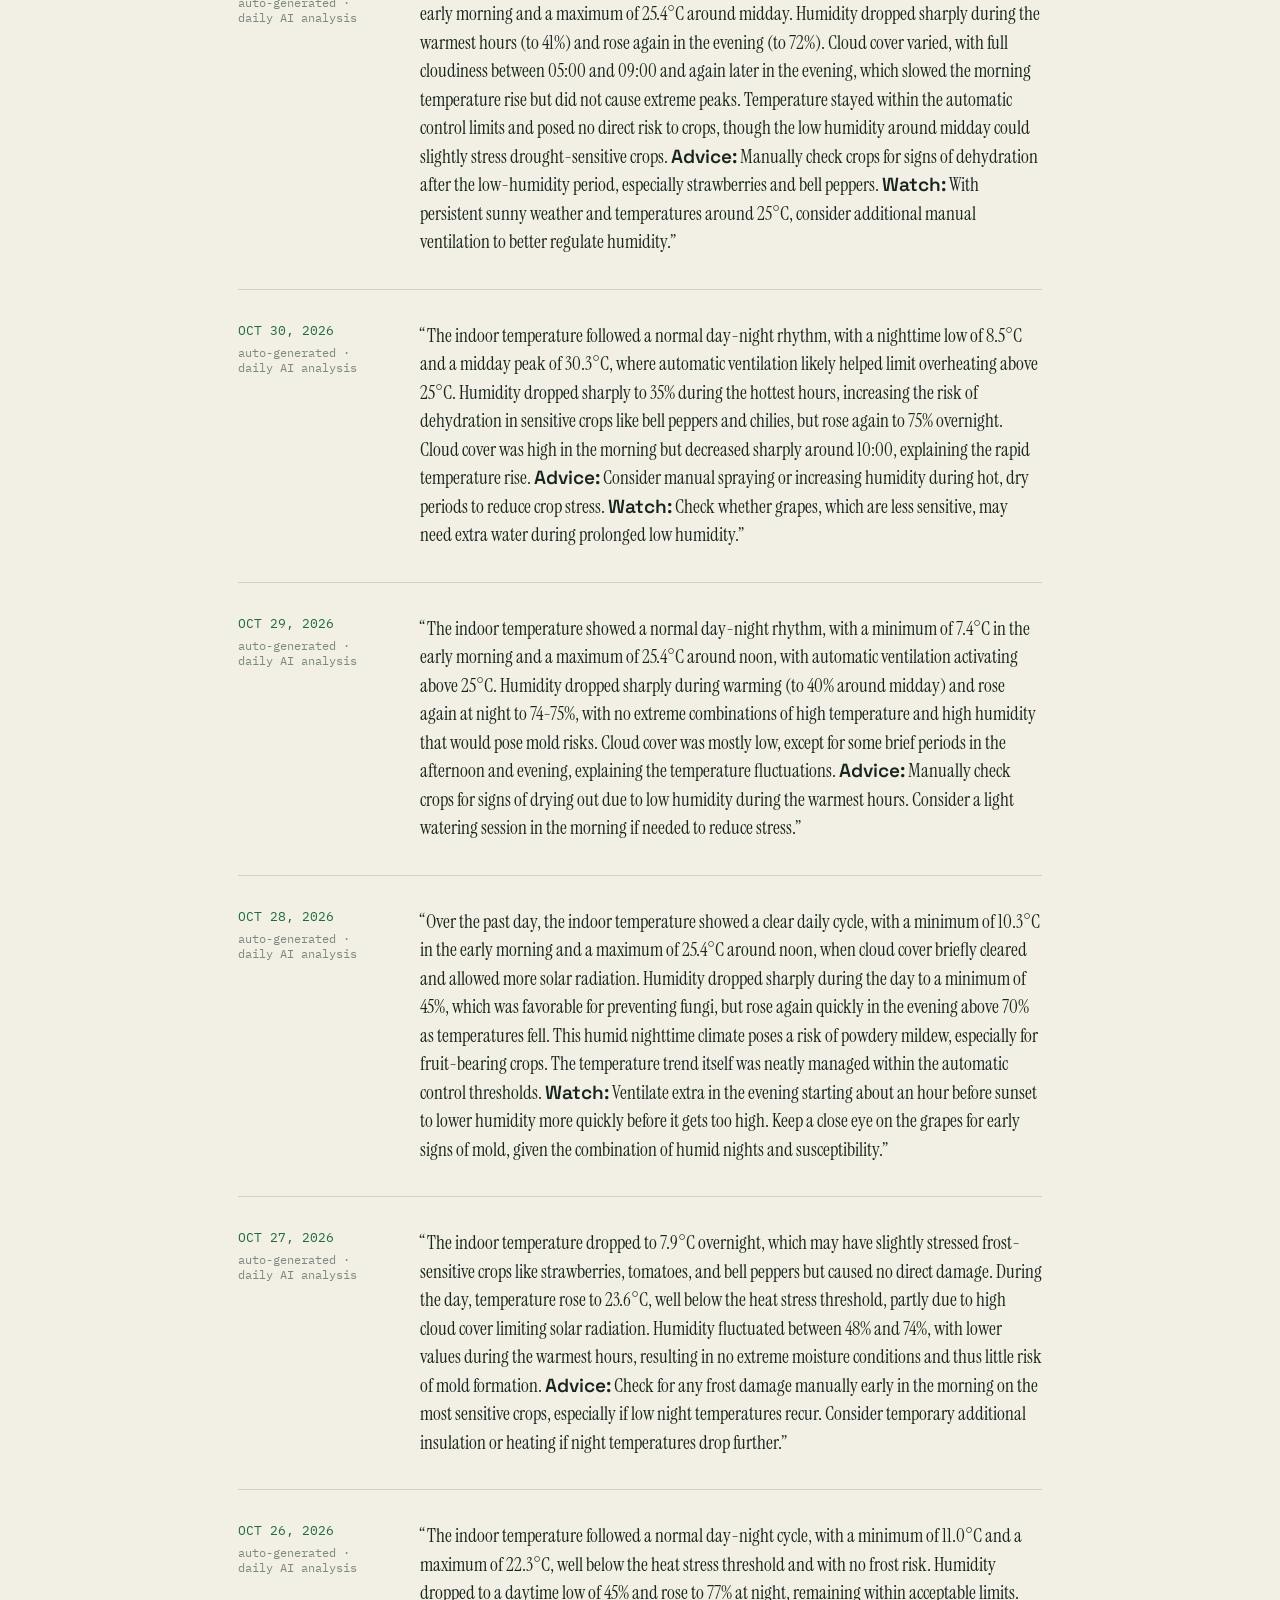
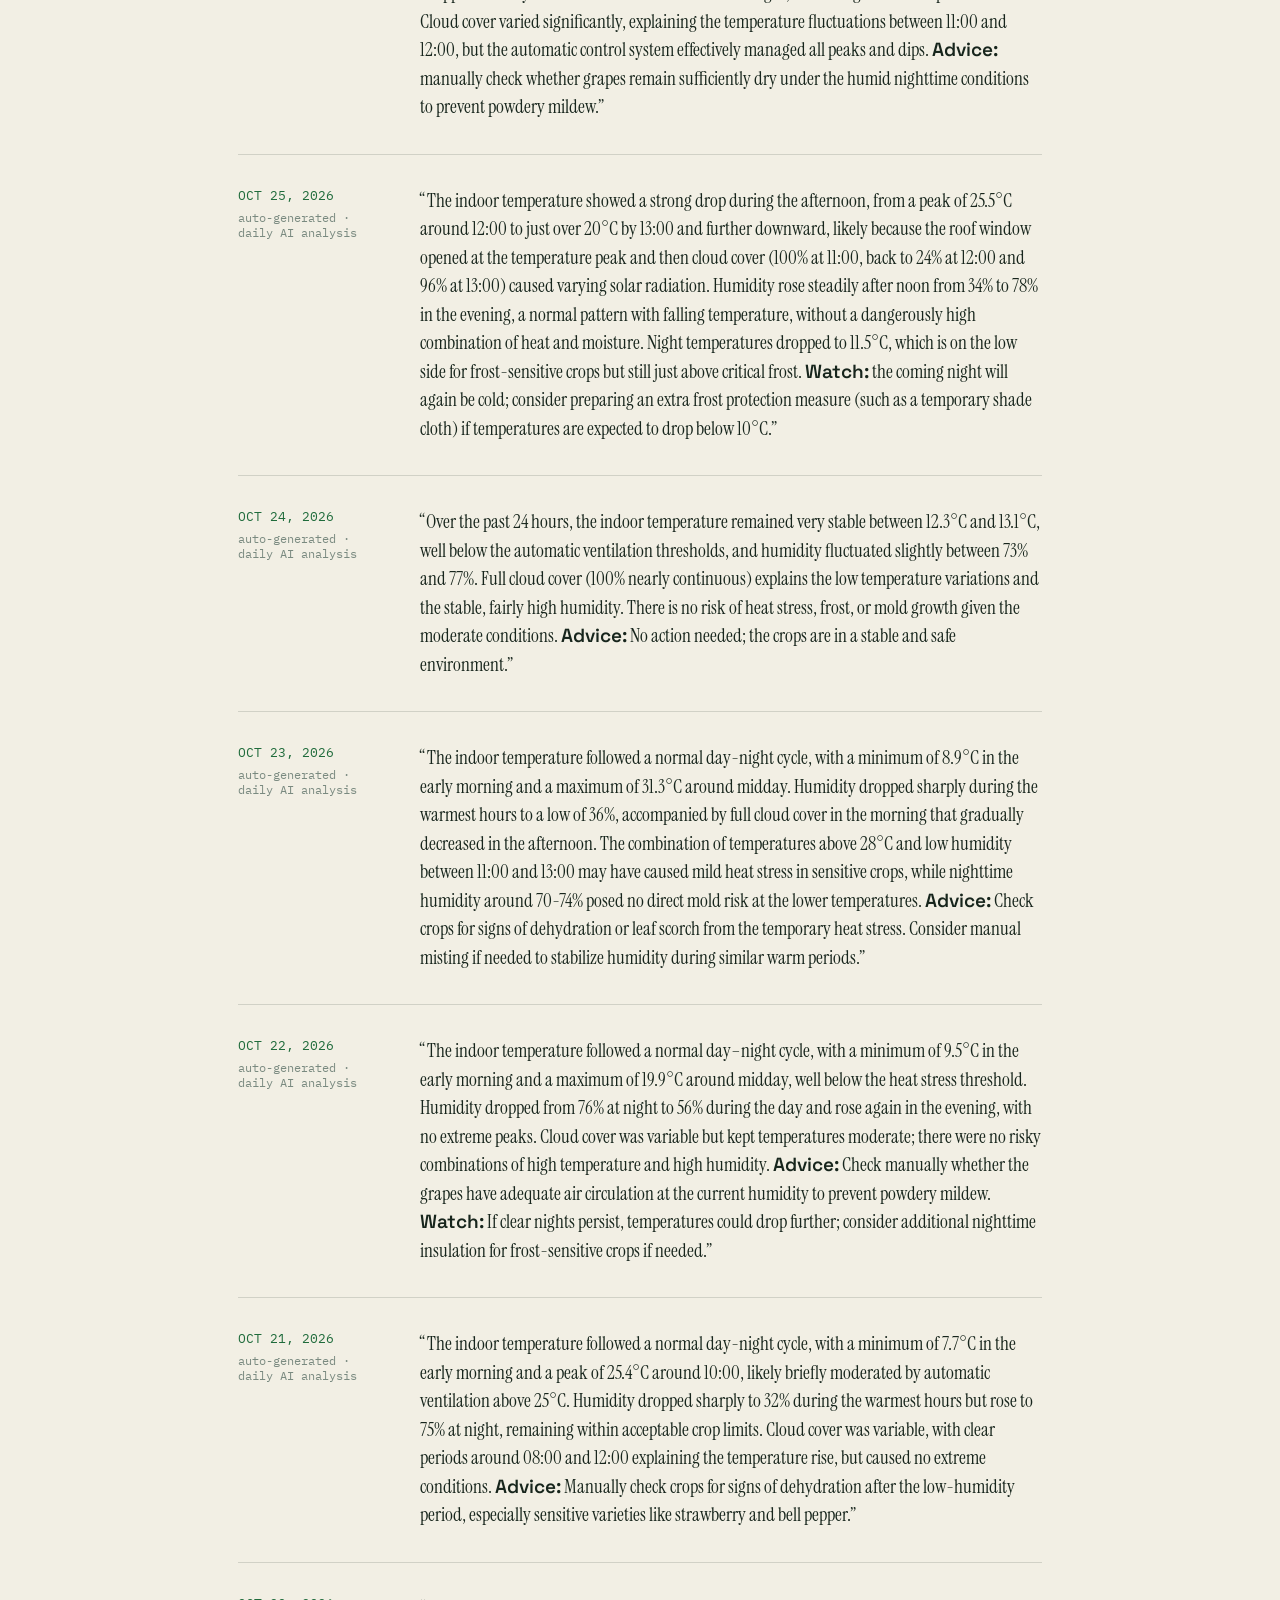
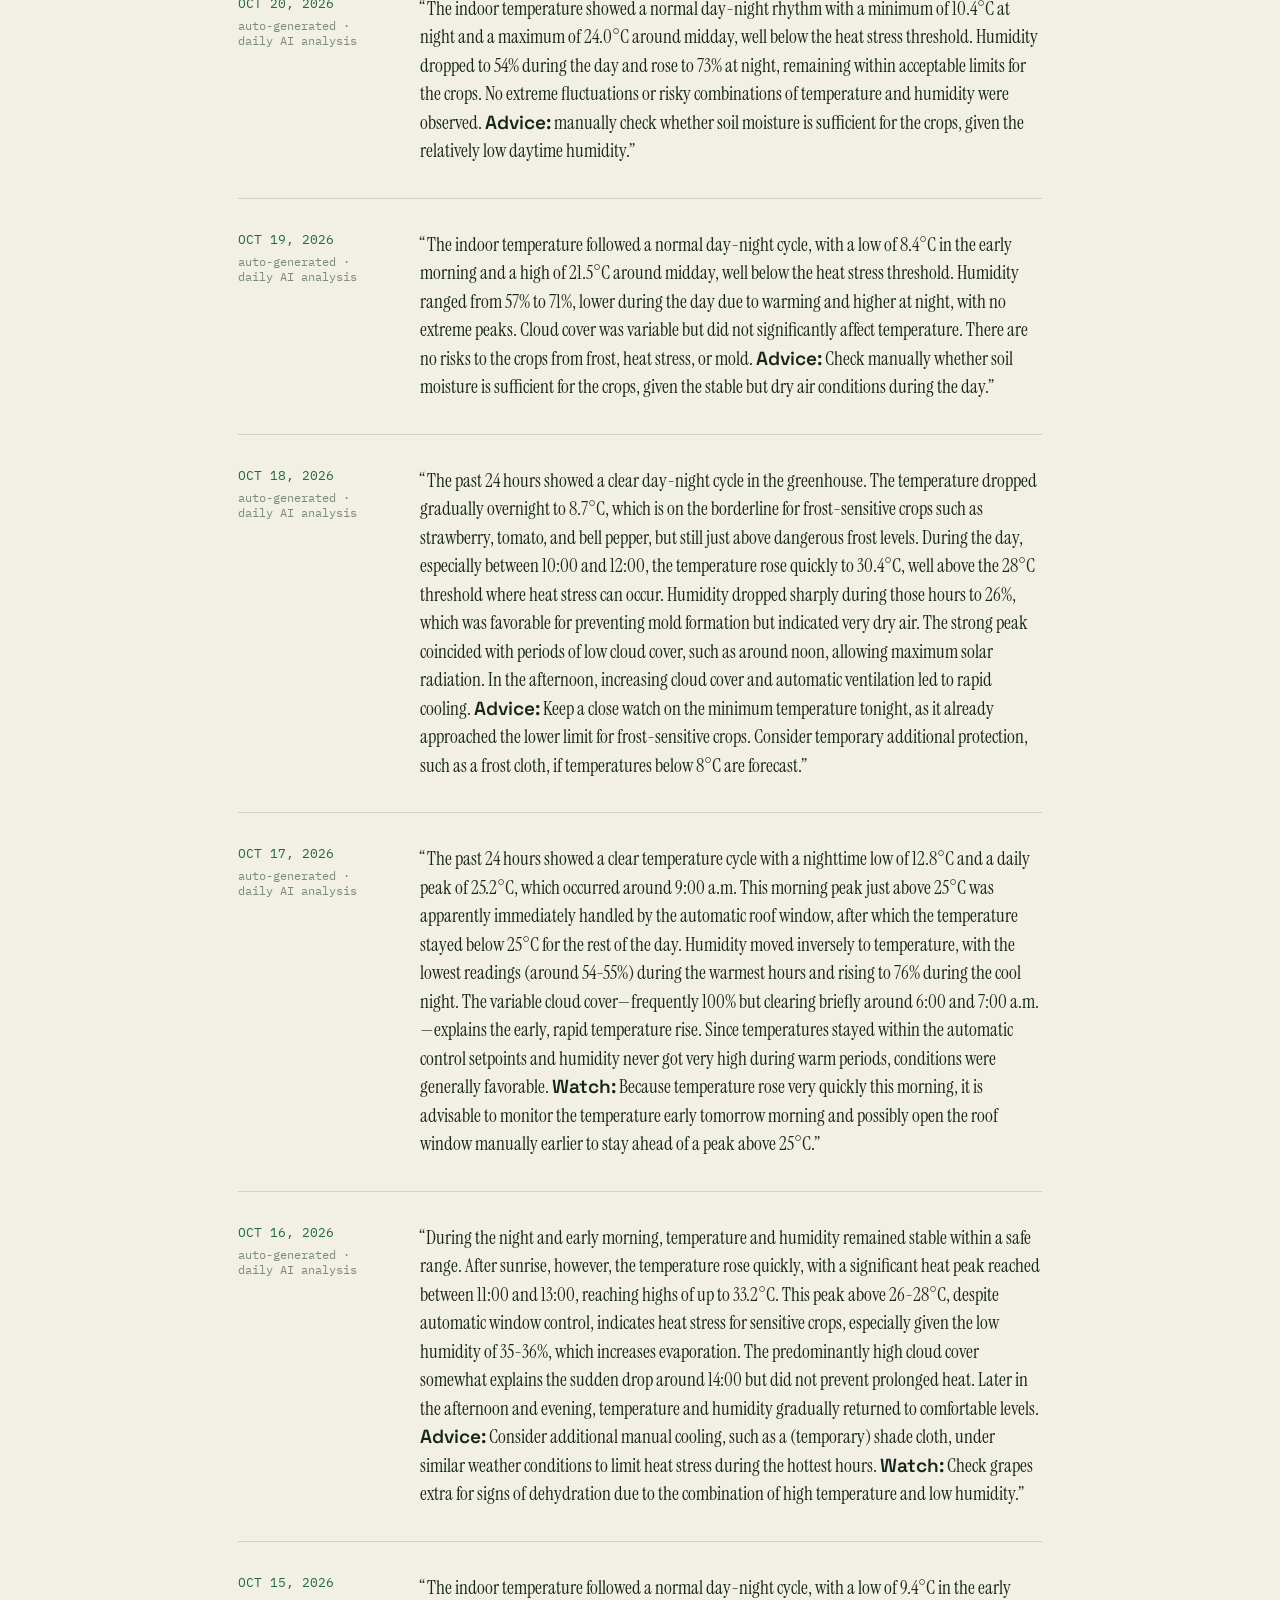
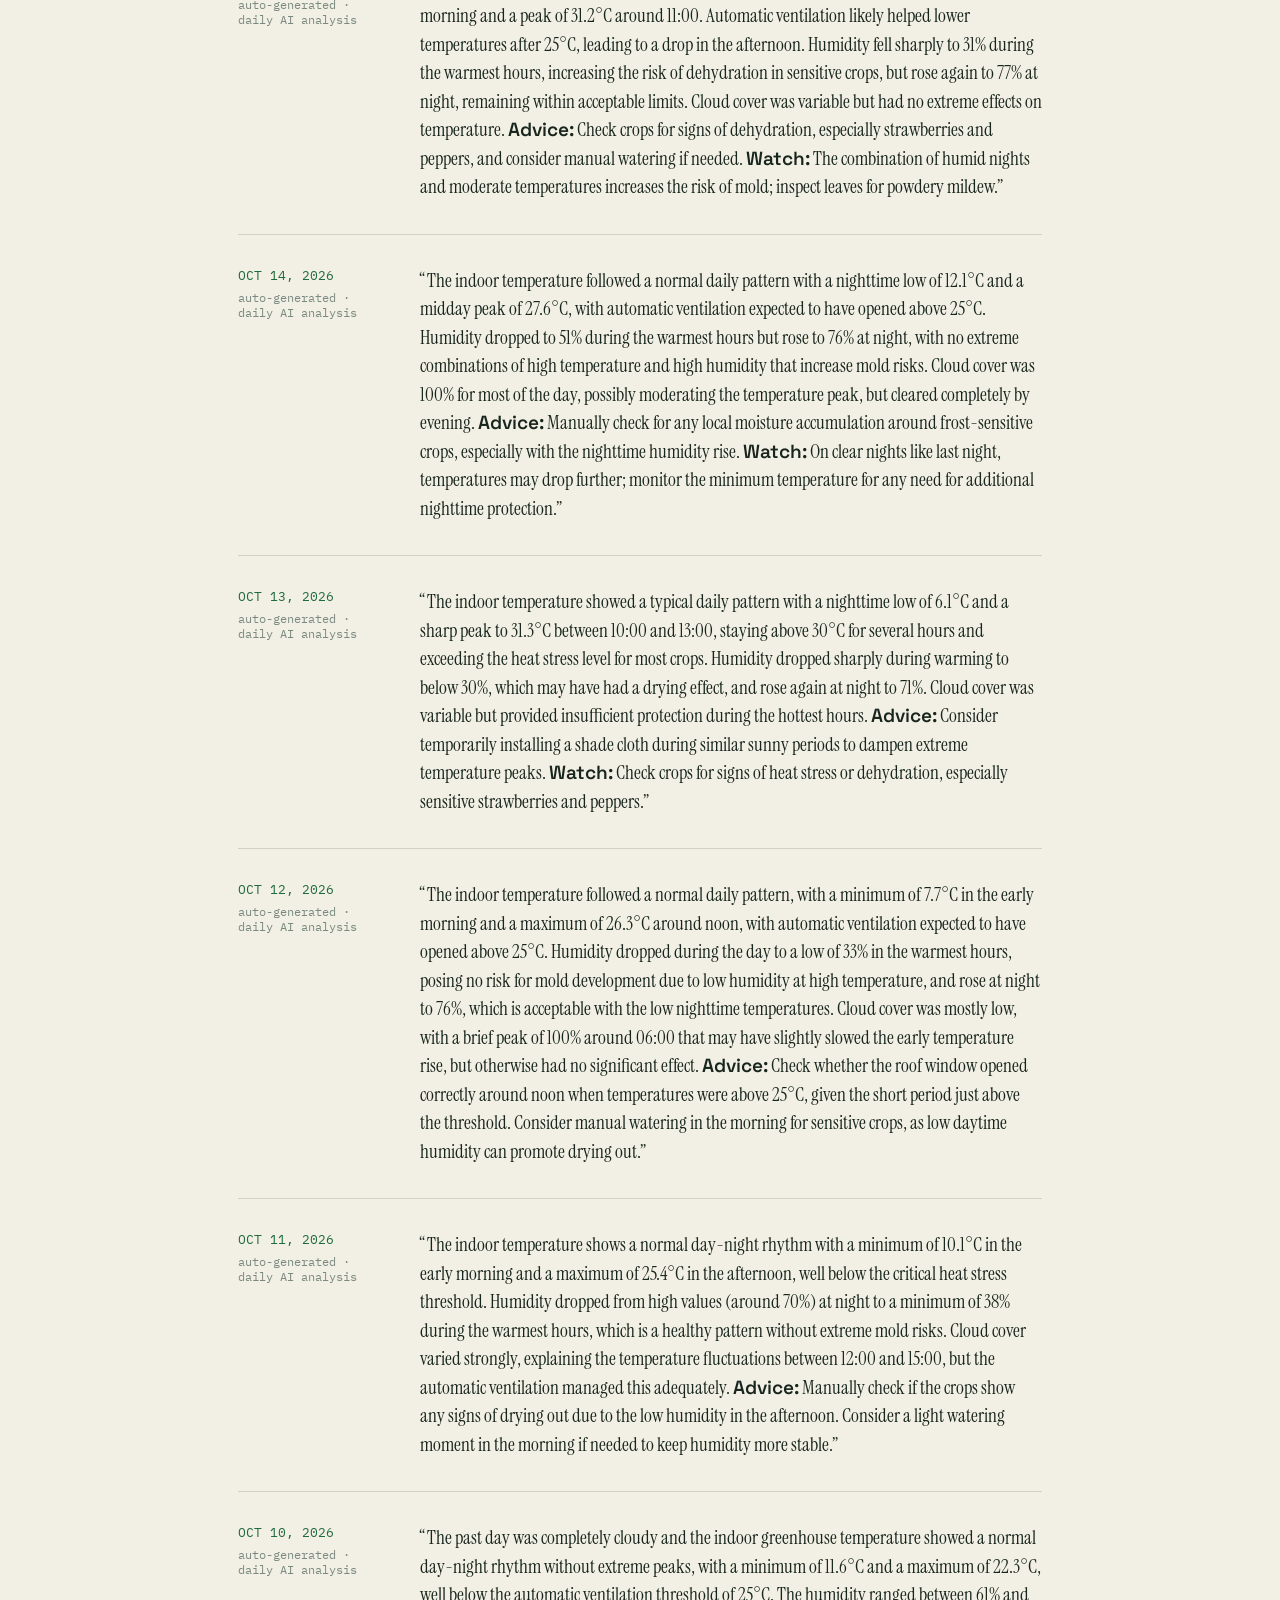
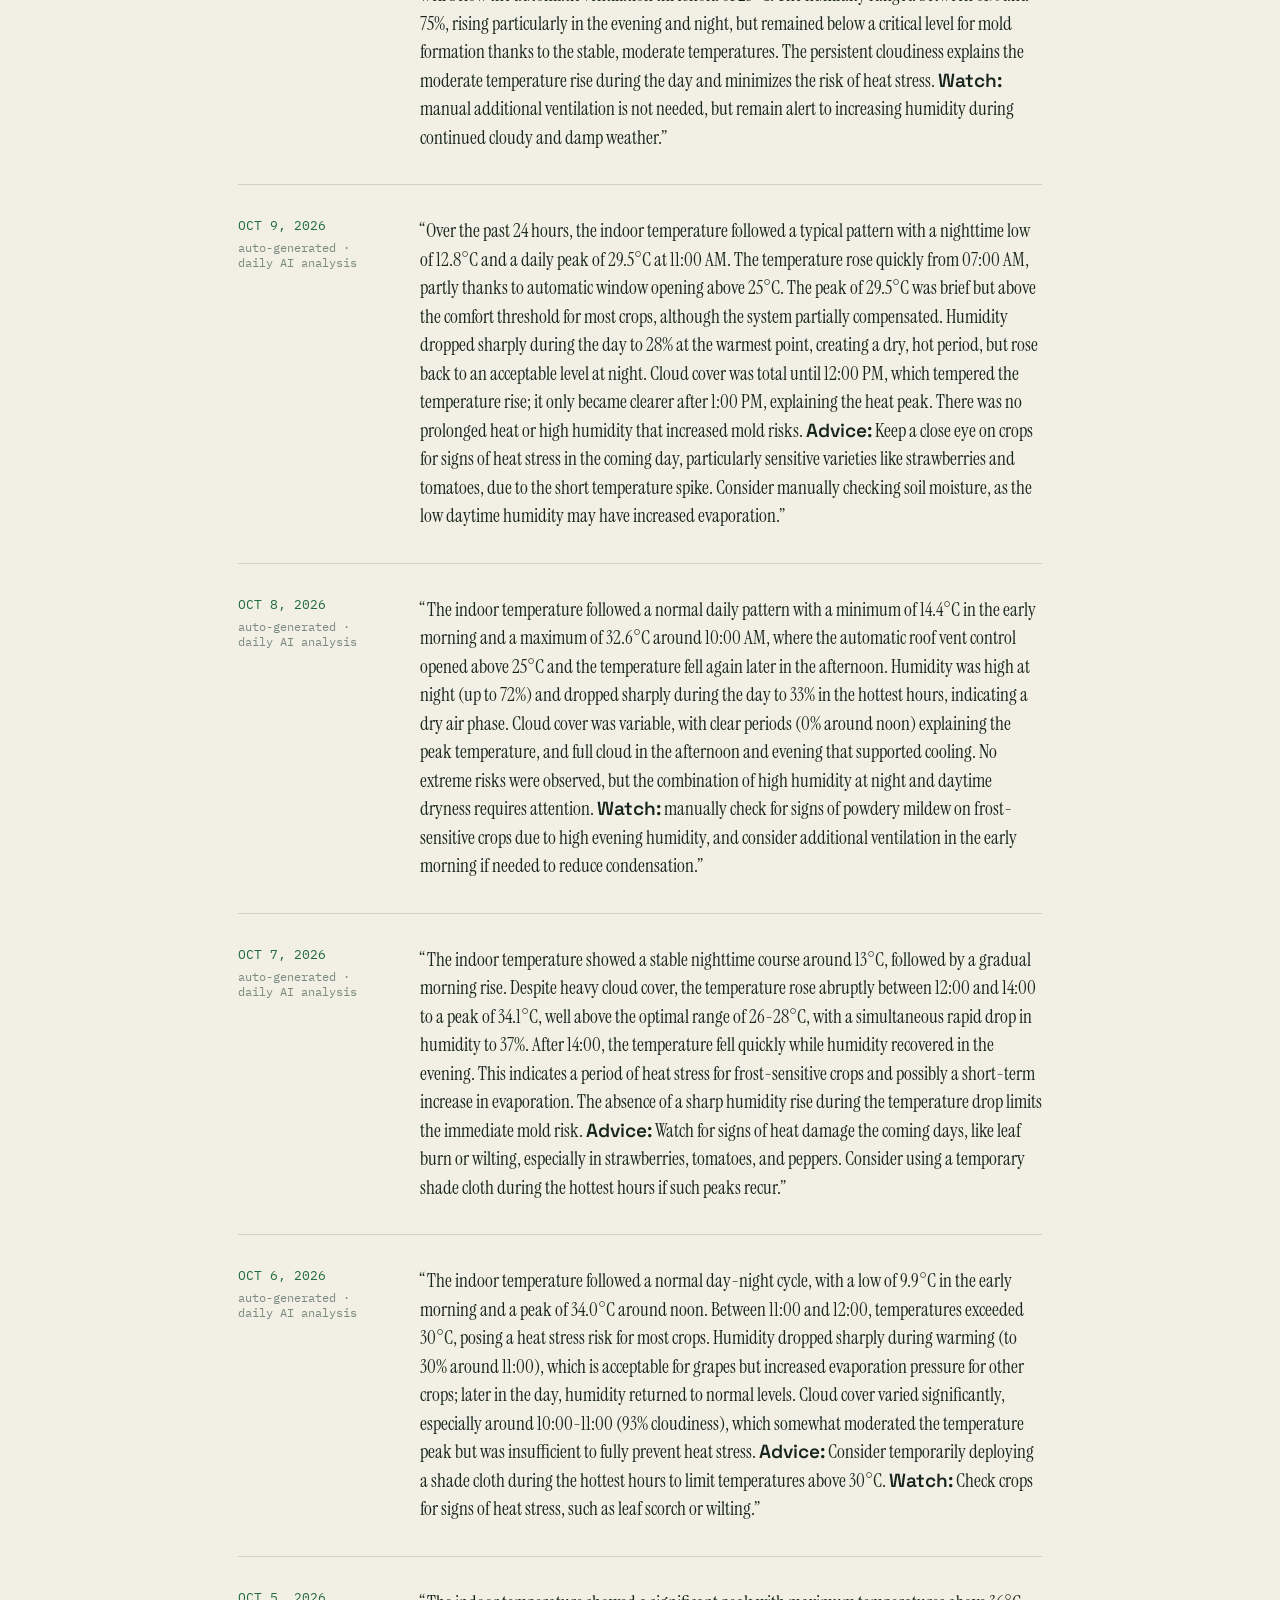
<file: ai-analyses.html>
<!doctype html>
<html lang="en">
<head>
<meta charset="utf-8">
<meta name="viewport" content="width=device-width, initial-scale=1">
<title>AI analyses — autonomousgreenhouse.ai</title>
<meta name="description" content="Every daily AI climate analysis for the autonomousgreenhouse.ai greenhouse, newest first: 24 hours of temperature, humidity and cloud cover, read back in plain language.">
<link rel="canonical" href="https://autonomousgreenhouse.ai/ai-analyses.html">
<meta property="og:type" content="website">
<meta property="og:site_name" content="autonomousgreenhouse.ai">
<meta property="og:url" content="https://autonomousgreenhouse.ai/ai-analyses.html">
<meta property="og:title" content="AI analyses — autonomousgreenhouse.ai">
<meta property="og:description" content="Every daily AI climate analysis for the autonomousgreenhouse.ai greenhouse, newest first: 24 hours of temperature, humidity and cloud cover, read back in plain language.">
<meta name="twitter:card" content="summary">
<meta name="twitter:title" content="AI analyses — autonomousgreenhouse.ai">
<meta name="twitter:description" content="Every daily AI climate analysis for the autonomousgreenhouse.ai greenhouse, newest first.">
<link rel="icon" href="favicon.svg" type="image/svg+xml">
<link rel="preconnect" href="https://fonts.googleapis.com">
<link href="https://fonts.googleapis.com/css2?family=Instrument+Serif:ital@0;1&family=Space+Grotesk:wght@400;500;600&family=IBM+Plex+Mono:wght@400;500&display=swap" rel="stylesheet">
<link rel="stylesheet" href="css/style.css">
</head>
<body>

<!-- ============ NAV ============ -->
<nav class="nav">
  <div class="wordmark"><span class="wordmark-serif">autonomousgreenhouse</span><span class="wordmark-pill">.ai</span></div>
  <div class="nav-links">
    <a href="index.html">&larr; Back to autonomousgreenhouse.ai</a>
  </div>
</nav>

<!-- ============ AI ANALYSES (full history) ============ -->
<section class="build-log">
  <div class="eyebrow">AI analyses &middot; full history</div>
  <h1 class="build-log-title">Every night, read back to you.</h1>
  <div class="phase-list">
    <!-- DAILY-ANALYSIS-START — kas/scripts/daily-analysis-site-update.mjs inserts new phase-rows right after this marker -->
    <div class="phase-row" data-auto-ts="1795824054104">
      <div>
        <div class="phase-tag">NOV 28, 2026</div>
        <div class="phase-status">auto-generated &middot; daily AI analysis</div>
      </div>
      <div>
        <p class="analysis-quote">&ldquo;The indoor temperature reached a nighttime low of -4.0°C, posing a risk to frost-sensitive crops like strawberries, tomatoes, and peppers, followed by a gradual daytime warming to a maximum of 15.2°C around noon. Humidity dropped to a minimum of 37% during the day due to warming but remained stable at night around 60–64%, presenting no mold risk given the low temperatures. Cloud cover was variable but had no clear impact on temperature fluctuations. <strong>Advice:</strong> Check crops for frost damage to leaves and fruits, and consider additional insulation or nighttime heating if similar weather is forecast. <strong>Watch:</strong> Manual watering is not currently needed due to low temperatures and moderate humidity.&rdquo;</p>
      </div>
    </div>
    <div class="phase-row" data-auto-ts="1795737646480">
      <div>
        <div class="phase-tag">NOV 27, 2026</div>
        <div class="phase-status">auto-generated &middot; daily AI analysis</div>
      </div>
      <div>
        <p class="analysis-quote">&ldquo;The indoor temperature showed a notable peak of 23.0°C at 07:00, likely due to brief solar radiation during a period of variable cloud cover, but quickly dropped back to normal levels without heat stress risk. For the rest of the day, temperatures remained low, with nighttime values below freezing that could threaten frost-sensitive crops like strawberries and peppers. Humidity was predominantly stable and low, with no mold risk. <strong>Advice:</strong> manually check whether frost protection measures, such as extra covering, are needed during nighttime hours. <strong>Watch:</strong> the rapid temperature fluctuations in the morning could cause stress; consider whether additional insulation or shading during clear moments is advisable.&rdquo;</p>
      </div>
    </div>
    <div class="phase-row" data-auto-ts="1795651240609">
      <div>
        <div class="phase-tag">NOV 26, 2026</div>
        <div class="phase-status">auto-generated &middot; daily AI analysis</div>
      </div>
      <div>
        <p class="analysis-quote">&ldquo;No temperature or humidity measurements are available from the past 24 hours, making an analysis of greenhouse conditions impossible. Cloud cover showed strong fluctuations with periods of complete cloudiness alternating with clear moments, especially between 08:00 and 20:00. <strong>Advice:</strong> Check if the sensors are functioning and restore the measurement equipment to enable future monitoring. <strong>Watch:</strong> Without data, it is not possible to assess risks to the crops.&rdquo;</p>
      </div>
    </div>
    <div class="phase-row" data-auto-ts="1795564834622">
      <div>
        <div class="phase-tag">NOV 25, 2026</div>
        <div class="phase-status">auto-generated &middot; daily AI analysis</div>
      </div>
      <div>
        <p class="analysis-quote">&ldquo;No temperature or humidity measurements are available for the past 24 hours, preventing any analysis of greenhouse climate conditions. Cloud cover shows a varying pattern with periods of full cloudiness (at night and in the morning) and clear periods (during the day), which would normally cause temperature fluctuations, but without measurement data, the actual effects remain unknown. <strong>Advice:</strong> Check if the sensors are functioning and restore the data stream to enable monitoring. <strong>Watch:</strong> Without measurements, the risk of temperature- or humidity-related problems cannot be estimated; maintain visual inspection of crops for signs of stress.&rdquo;</p>
      </div>
    </div>
    <div class="phase-row" data-auto-ts="1795478426607">
      <div>
        <div class="phase-tag">NOV 24, 2026</div>
        <div class="phase-status">auto-generated &middot; daily AI analysis</div>
      </div>
      <div>
        <p class="analysis-quote">&ldquo;No temperature or humidity measurements are available for the greenhouse over the past 24 hours, so no analysis of the indoor climate can be made. Cloud cover varied widely throughout the day, with periods of complete cloudiness (100%) and some hours of clear skies (0%), which would typically affect temperature fluctuations and humidity in the greenhouse. Without measurement data, however, it is impossible to assess whether any risks to the crops have occurred, such as heat stress, frost, or mold development.
<strong>Advice:</strong> Check whether the temperature and humidity sensors are working properly and repair the measurement equipment to enable future monitoring.&rdquo;</p>
      </div>
    </div>
    <div class="phase-row" data-auto-ts="1795392023371">
      <div>
        <div class="phase-tag">NOV 23, 2026</div>
        <div class="phase-status">auto-generated &middot; daily AI analysis</div>
      </div>
      <div>
        <p class="analysis-quote">&ldquo;No temperature or humidity measurements are available for the past 24 hours, making an analysis of greenhouse conditions impossible. Cloud cover showed strong fluctuations, from clear (0%) to heavily overcast (99%), which would normally affect temperature and moisture, but without sensor data this cannot be confirmed. <strong>Advice:</strong> Check whether the temperature and humidity sensors are functioning and restore measurements, so automatic control can operate optimally and crop risks can be monitored.&rdquo;</p>
      </div>
    </div>
    <div class="phase-row" data-auto-ts="1795305633198">
      <div>
        <div class="phase-tag">NOV 22, 2026</div>
        <div class="phase-status">auto-generated &middot; daily AI analysis</div>
      </div>
      <div>
        <p class="analysis-quote">&ldquo;No temperature and humidity measurements are available from the greenhouse, making an analysis of the indoor climate impossible. Cloud cover showed strong fluctuations, with periods of full cloudiness alternating with clear skies, which would normally cause temperature variations, but without data this cannot be confirmed. <strong>Advice:</strong> Check if the sensors are functioning and restore the measurements to monitor the greenhouse climate.&rdquo;</p>
      </div>
    </div>
    <div class="phase-row" data-auto-ts="1795219210900">
      <div>
        <div class="phase-tag">NOV 21, 2026</div>
        <div class="phase-status">auto-generated &middot; daily AI analysis</div>
      </div>
      <div>
        <p class="analysis-quote">&ldquo;No temperature or humidity measurements are available for the greenhouse, so an analysis of the indoor climate is not possible. The cloud cover data shows a fully overcast morning and afternoon until 14:00, followed by a sudden transition to clear conditions in the late afternoon and evening. This weather shift could lead to larger temperature fluctuations in the greenhouse, but without measurements, this cannot be confirmed. <strong>Advice:</strong> Check if the temperature and humidity sensors are functioning correctly to enable future monitoring. <strong>Watch:</strong> with clear nights like last night, frost may occur; check early in the morning for signs of frost damage to the crops.&rdquo;</p>
      </div>
    </div>
    <div class="phase-row" data-auto-ts="1795132814756">
      <div>
        <div class="phase-tag">NOV 20, 2026</div>
        <div class="phase-status">auto-generated &middot; daily AI analysis</div>
      </div>
      <div>
        <p class="analysis-quote">&ldquo;No temperature and humidity measurements are available for the past 24 hours, making an analysis of greenhouse conditions impossible. Cloud cover was predominantly high (average 84%), with some periods of clear skies around midday (11:00 and 16:00–17:00), which would normally lead to more solar radiation and temperature rise, but without data, this cannot be confirmed. The absence of measurements itself poses a risk, as any extreme conditions may go undetected. <strong>Advice:</strong> Check if the sensors are functioning and restore the data stream to enable monitoring of crop health.&rdquo;</p>
      </div>
    </div>
    <div class="phase-row" data-auto-ts="1795046403024">
      <div>
        <div class="phase-tag">NOV 19, 2026</div>
        <div class="phase-status">auto-generated &middot; daily AI analysis</div>
      </div>
      <div>
        <p class="analysis-quote">&ldquo;No temperature or humidity measurements are available from the past 24 hours, making it impossible to analyze the greenhouse climate conditions. The cloud cover was predominantly high, averaging 87%, which would normally suggest limited solar radiation and potentially lower temperatures, but without sensor data this remains speculative. The lack of data itself poses a risk, as any deviations cannot be detected. <strong>Watch:</strong> Check if the sensors are functioning and whether a backup measurement is possible to restore climate monitoring.&rdquo;</p>
      </div>
    </div>
    <div class="phase-row" data-auto-ts="1794960060127">
      <div>
        <div class="phase-tag">NOV 18, 2026</div>
        <div class="phase-status">auto-generated &middot; daily AI analysis</div>
      </div>
      <div>
        <p class="analysis-quote">&ldquo;No temperature or humidity measurements are available for the greenhouse in the past 24 hours, making an analysis of the indoor climate impossible. Cloud cover was 100% for most of the period, except for a few hours in the afternoon with completely clear weather, which may have led to temperature fluctuations. Without indoor data, risks to the crops cannot be assessed. <strong>Advice:</strong> Check whether the sensors are functioning and if there are any malfunction alerts. <strong>Watch:</strong> Maintain visual checks for signs of stress or mold in the crops until measurements are restored.&rdquo;</p>
      </div>
    </div>
    <div class="phase-row" data-auto-ts="1794873655468">
      <div>
        <div class="phase-tag">NOV 17, 2026</div>
        <div class="phase-status">auto-generated &middot; daily AI analysis</div>
      </div>
      <div>
        <p class="analysis-quote">&ldquo;No temperature and humidity measurements are available for the greenhouse, making it impossible to analyze the indoor conditions and any crop risks. Cloud cover shows a highly variable pattern with prolonged full cloudiness followed by sudden clearings in the late afternoon and evening. <strong>Advice:</strong> Check whether the sensors are functioning and if there are any fault notifications. <strong>Watch:</strong> Without measurements, it is impossible to verify the automatic control; manual monitoring of greenhouse conditions is recommended.&rdquo;</p>
      </div>
    </div>
    <div class="phase-row" data-auto-ts="1794787251556">
      <div>
        <div class="phase-tag">NOV 16, 2026</div>
        <div class="phase-status">auto-generated &middot; daily AI analysis</div>
      </div>
      <div>
        <p class="analysis-quote">&ldquo;No indoor temperature or humidity measurements are available for the past 24 hours, so no analysis of greenhouse behavior or crop risks can be made. Cloud cover was very high, averaging 95%, indicating a period with low solar radiation, but without indoor measurements, the effect on the greenhouse remains unclear. <strong>Watch:</strong> check if the sensors are functioning and if there may be disruptions in the measurement system.&rdquo;</p>
      </div>
    </div>
    <div class="phase-row" data-auto-ts="1794700850869">
      <div>
        <div class="phase-tag">NOV 15, 2026</div>
        <div class="phase-status">auto-generated &middot; daily AI analysis</div>
      </div>
      <div>
        <p class="analysis-quote">&ldquo;The indoor temperature gradually dropped from 7.3°C to 2.8°C in the early morning, which is below the optimal growth threshold for most crops but still just above freezing. Humidity remained stable around 66-75%, posing no direct risk for mold formation due to the low temperatures. Cloud cover varied significantly but had limited impact on temperature during the nighttime hours. <strong>Advice:</strong> check crops for frost damage at these low temperatures and consider additional insulation or night heating if cold persists.&rdquo;</p>
      </div>
    </div>
    <div class="phase-row" data-auto-ts="1794614457762">
      <div>
        <div class="phase-tag">NOV 14, 2026</div>
        <div class="phase-status">auto-generated &middot; daily AI analysis</div>
      </div>
      <div>
        <p class="analysis-quote">&ldquo;The indoor temperature followed a normal daily pattern, with a minimum of 1.9°C in the early morning and a maximum of 18.0°C around noon, well below the automatic ventilation thresholds. Humidity dropped to 52% during the warmest part of the day and rose to 71% at night, remaining within acceptable limits for the crops. Cloud cover varied significantly, especially in the afternoon and evening, which slightly moderated temperature fluctuations but did not cause extreme conditions. No direct risks of frost, heat stress, or mold formation were observed. <strong>Advice:</strong> Manually check for condensation or localized moisture buildup around frost-sensitive crops, particularly during the cooler nighttime hours.&rdquo;</p>
      </div>
    </div>
    <div class="phase-row" data-auto-ts="1794528071495">
      <div>
        <div class="phase-tag">NOV 13, 2026</div>
        <div class="phase-status">auto-generated &middot; daily AI analysis</div>
      </div>
      <div>
        <p class="analysis-quote">&ldquo;The indoor temperature showed a typical day-night rhythm, with a minimum of 3.2°C at night and a maximum of 16.1°C in the afternoon. Humidity dropped to 58% during the day due to warming and rose to 74% at night due to cooling. Cloud cover varied, with full cloudiness in the early morning and mostly clear conditions during the day, explaining the temperature rise. Temperatures remained well below risk thresholds for heat stress or frost damage, and humidity was never high for prolonged periods combined with warmth, so there are no immediate risks to the crops. <strong>Advice:</strong> Manually check for any local frost damage on the most sensitive crops due to the low night temperatures. Consider additional insulation or night covering if similar cold nights are expected.&rdquo;</p>
      </div>
    </div>
    <div class="phase-row" data-auto-ts="1794441641627">
      <div>
        <div class="phase-tag">NOV 12, 2026</div>
        <div class="phase-status">auto-generated &middot; daily AI analysis</div>
      </div>
      <div>
        <p class="analysis-quote">&ldquo;Over the past 24 hours, the indoor temperature consistently stayed well below 21°C, with a maximum of 14.0°C and a minimum of 7.2°C, which is safe for all crops but on the cool side for growth. Humidity remained stable between 63% and 75%, with no extreme peaks. The full cloud cover throughout almost the entire day explains the low temperature and the absence of strong fluctuations. There are no risks of frost, heat stress, or mold due to humid warmth. <strong>Advice:</strong> Keep an eye on the minimum temperature for frost-sensitive crops, especially if cloud cover decreases. Consider manually adding extra insulation or night heating if the temperature drops further.&rdquo;</p>
      </div>
    </div>
    <div class="phase-row" data-auto-ts="1794355244896">
      <div>
        <div class="phase-tag">NOV 11, 2026</div>
        <div class="phase-status">auto-generated &middot; daily AI analysis</div>
      </div>
      <div>
        <p class="analysis-quote">&ldquo;The indoor temperature showed a nightly minimum of 1.1°C around 06:00, posing a frost damage risk to sensitive crops, but recovered during the day to a maximum of 25.1°C between 12:00 and 13:00, likely due to automatic ventilation intervention. Humidity dropped sharply to 31% during the warmest hours, which was beneficial for mold prevention, but rose again to 72% at night. Cloud cover was variable, with clear mornings explaining the rapid warming and full cloud cover later in the day dampening the temperature drop. <strong>Advice:</strong> Check crops for signs of frost damage on leaf edges after the cold night. Consider manually adding an extra layer of protection (such as a temporary shade cloth) for the night if similar low temperatures are expected.&rdquo;</p>
      </div>
    </div>
    <div class="phase-row" data-auto-ts="1794268835499">
      <div>
        <div class="phase-tag">NOV 10, 2026</div>
        <div class="phase-status">auto-generated &middot; daily AI analysis</div>
      </div>
      <div>
        <p class="analysis-quote">&ldquo;The indoor temperature shows a strong daily cycle, with a nighttime low of 2.9°C and a daytime high of 27.7°C. Nighttime temperatures dropped below 5°C, posing a frost damage risk for sensitive crops like strawberries, tomatoes, and bell peppers. During the day, the temperature peaked at 27.7°C around 13:00, just above the heat stress threshold, but this was automatically managed by the roof vent controls. Humidity was high at night (around 70%) and dropped to a low of 42% during the day, which does not present direct risks for mold formation given the combination with lower temperatures. Cloud cover was mostly very low, explaining the strong temperature fluctuations. <strong>Advice:</strong> Consider additional insulation or heating at night to prevent frost damage, especially for the most sensitive crops. <strong>Watch:</strong> Check whether all crops have survived the night frost and monitor for signs of frost damage.&rdquo;</p>
      </div>
    </div>
    <div class="phase-row" data-auto-ts="1794182432309">
      <div>
        <div class="phase-tag">NOV 9, 2026</div>
        <div class="phase-status">auto-generated &middot; daily AI analysis</div>
      </div>
      <div>
        <p class="analysis-quote">&ldquo;The indoor temperature followed a normal day-night cycle with a minimum of 9.0°C in the early morning and a maximum of 15.6°C around 09:00, remaining stable between 12-14°C during the day and gradually falling overnight. Humidity fluctuated between 68% and 76%, with a slight drop during warmer hours and a rise during cooler nighttime periods. Cloud cover was mostly high (averaging 78%), explaining the moderate temperature swings and stable humidity. No risks to the crops: temperatures stayed well below heat stress thresholds and above frost level, and humidity was not problematically high. <strong>Advice:</strong> manually check for any leaf condensation at current humidity levels, especially during cooler nighttime hours.&rdquo;</p>
      </div>
    </div>
    <div class="phase-row" data-auto-ts="1794096024249">
      <div>
        <div class="phase-tag">NOV 8, 2026</div>
        <div class="phase-status">auto-generated &middot; daily AI analysis</div>
      </div>
      <div>
        <p class="analysis-quote">&ldquo;The indoor temperature showed a normal day-night rhythm, with a minimum of 3.2°C in the early morning and a maximum of 15.2°C around noon—well below critical thresholds for frost damage or heat stress. Humidity remained stable between 61-74% with no extreme peaks, presenting little risk of mold growth given the low temperatures. Continuous heavy cloud cover explains the moderate temperature fluctuations and limited solar radiation. <strong>Advice:</strong> Manually check whether sensitive crops like young strawberries need extra protection near freezing temperatures, such as with temporary covering.&rdquo;</p>
      </div>
    </div>
    <div class="phase-row" data-auto-ts="1794009620399">
      <div>
        <div class="phase-tag">NOV 7, 2026</div>
        <div class="phase-status">auto-generated &middot; daily AI analysis</div>
      </div>
      <div>
        <p class="analysis-quote">&ldquo;The indoor temperature followed a normal day-night cycle, with a low of 2.8°C in the early morning and a high of 24.2°C around midday. Humidity dropped from an evening value near 73% to a low of 46% during the warmest hours, indicating natural drying due to heating. Cloud cover varied widely, with clear periods in the morning causing rapid temperature rise and afternoon clouds moderating further warming. No critical temperature or humidity risks were observed, as automatic controls kept temperature within safe limits and humidity never stayed high for long combined with heat. <strong>Watch:</strong> Check manually for signs of frost damage on crops after the cold night, especially frost-sensitive varieties like strawberries.&rdquo;</p>
      </div>
    </div>
    <div class="phase-row" data-auto-ts="1793923216583">
      <div>
        <div class="phase-tag">NOV 6, 2026</div>
        <div class="phase-status">auto-generated &middot; daily AI analysis</div>
      </div>
      <div>
        <p class="analysis-quote">&ldquo;The temperature gradually dropped from a maximum of 23.8°C around 2:00 PM to 4.5°C around midnight, reflecting a normal day-night cycle under completely clear conditions. Humidity rose from 43% in the afternoon to 70% in the evening, which is typical during cooling but did not create a risky combination with the low nighttime temperatures. The crops showed no signs of heat stress or mold risk, but nighttime temperatures did enter the frost-sensitive range. <strong>Advice:</strong> Check whether frost-sensitive crops such as strawberries and peppers require extra protection if nighttime temperatures continue to drop below 5°C. <strong>Watch:</strong> Water manually in the morning to prevent dehydration due to the clear conditions.&rdquo;</p>
      </div>
    </div>
    <div class="phase-row" data-auto-ts="1793836813309">
      <div>
        <div class="phase-tag">NOV 5, 2026</div>
        <div class="phase-status">auto-generated &middot; daily AI analysis</div>
      </div>
      <div>
        <p class="analysis-quote">&ldquo;The indoor temperature gradually dropped from 6.8°C around midnight to 5.7°C in the early morning, which is below the optimal growth threshold for most greenhouse crops but still just above the frost risk level. Humidity remained stable around 72%, posing no direct fungal risks at these low temperatures. Cloud cover was variable but had limited impact on greenhouse conditions due to the low temperatures. <strong>Advice:</strong> Check crops for frost damage at these temperatures and consider additional insulation or heating if cold persists. <strong>Watch:</strong> As temperatures and humidity rise later today, humidity may increase rapidly; monitor this for mold prevention.&rdquo;</p>
      </div>
    </div>
    <div class="phase-row" data-auto-ts="1793750410280">
      <div>
        <div class="phase-tag">NOV 4, 2026</div>
        <div class="phase-status">auto-generated &middot; daily AI analysis</div>
      </div>
      <div>
        <p class="analysis-quote">&ldquo;The indoor temperature followed a normal daily pattern, with a minimum of 6.7°C at night and a maximum of 16.7°C in the afternoon, well below the automatic ventilation thresholds. Humidity dropped to a minimum of 51% during the day and rose to 77% at night, posing no risk for mold development due to the low temperatures. Cloud cover varied but had no extreme impact on the temperature trend. <strong>Advice:</strong> manually check crops for frost damage after the cold night, especially frost-sensitive varieties like strawberries and peppers.&rdquo;</p>
      </div>
    </div>
    <div class="phase-row" data-auto-ts="1793664066673">
      <div>
        <div class="phase-tag">NOV 3, 2026</div>
        <div class="phase-status">auto-generated &middot; daily AI analysis</div>
      </div>
      <div>
        <p class="analysis-quote">&ldquo;The indoor temperature showed a normal day-night cycle, with a minimum of 9.9°C at night and a maximum of 20.3°C around midday, well below the heat stress threshold and above the frost risk. Humidity dropped to 60% during the warmest temperatures and rose to 78% at night, remaining within acceptable limits for mold risk. Cloud cover was almost continuously high except for a few short clearings in the afternoon, explaining the moderate temperature rise. No special risks to the crops were observed. <strong>Advice:</strong> Check manually for condensation on leaves during nighttime humidity peaks, and consider additional air circulation in the early morning if needed.&rdquo;</p>
      </div>
    </div>
    <div class="phase-row" data-auto-ts="1793577653459">
      <div>
        <div class="phase-tag">NOV 2, 2026</div>
        <div class="phase-status">auto-generated &middot; daily AI analysis</div>
      </div>
      <div>
        <p class="analysis-quote">&ldquo;The indoor temperature showed a normal day-night rhythm with a minimum of 4.0°C in the early morning and a maximum of 18.2°C around noon, well below the heat stress threshold. Humidity remained stable between 66% and 75%, with no risky peaks. Full cloud cover explains the moderate daytime temperature rise and prevented extreme fluctuations. Given the low night temperatures and the presence of frost-sensitive crops, there is a risk of frost damage. <strong>Advice:</strong> Consider adding extra insulation or a temporary heating source in the evening to prevent night frost. <strong>Watch:</strong> Check the crops early in the morning for signs of frost damage.&rdquo;</p>
      </div>
    </div>
    <div class="phase-row" data-auto-ts="1793491251891">
      <div>
        <div class="phase-tag">NOV 1, 2026</div>
        <div class="phase-status">auto-generated &middot; daily AI analysis</div>
      </div>
      <div>
        <p class="analysis-quote">&ldquo;The indoor temperature followed a normal day-night cycle, with a nighttime low of 5.1°C and a daytime high of 20.2°C—well below the heat stress threshold and above the frost limit for most crops. Humidity dropped to 58% during the warmest hours and rose to 76% at night, which did not combine extreme humidity with heat, so it did not increase mold risk. Cloud cover was almost continuously high (averaging 93%), limiting the temperature peak and dampening fluctuations. <strong>Advice:</strong> Manually check crops for signs of frost damage after the cold night, especially sensitive varieties like bell peppers and chili peppers.&rdquo;</p>
      </div>
    </div>
    <div class="phase-row" data-auto-ts="1793404850125">
      <div>
        <div class="phase-tag">OCT 31, 2026</div>
        <div class="phase-status">auto-generated &middot; daily AI analysis</div>
      </div>
      <div>
        <p class="analysis-quote">&ldquo;The indoor temperature followed a normal day-night cycle, with a minimum of 7.3°C in the early morning and a maximum of 25.4°C around midday. Humidity dropped sharply during the warmest hours (to 41%) and rose again in the evening (to 72%). Cloud cover varied, with full cloudiness between 05:00 and 09:00 and again later in the evening, which slowed the morning temperature rise but did not cause extreme peaks. Temperature stayed within the automatic control limits and posed no direct risk to crops, though the low humidity around midday could slightly stress drought-sensitive crops. <strong>Advice:</strong> Manually check crops for signs of dehydration after the low-humidity period, especially strawberries and bell peppers. <strong>Watch:</strong> With persistent sunny weather and temperatures around 25°C, consider additional manual ventilation to better regulate humidity.&rdquo;</p>
      </div>
    </div>
    <div class="phase-row" data-auto-ts="1793318443489">
      <div>
        <div class="phase-tag">OCT 30, 2026</div>
        <div class="phase-status">auto-generated &middot; daily AI analysis</div>
      </div>
      <div>
        <p class="analysis-quote">&ldquo;The indoor temperature followed a normal day-night rhythm, with a nighttime low of 8.5°C and a midday peak of 30.3°C, where automatic ventilation likely helped limit overheating above 25°C. Humidity dropped sharply to 35% during the hottest hours, increasing the risk of dehydration in sensitive crops like bell peppers and chilies, but rose again to 75% overnight. Cloud cover was high in the morning but decreased sharply around 10:00, explaining the rapid temperature rise. <strong>Advice:</strong> Consider manual spraying or increasing humidity during hot, dry periods to reduce crop stress. <strong>Watch:</strong> Check whether grapes, which are less sensitive, may need extra water during prolonged low humidity.&rdquo;</p>
      </div>
    </div>
    <div class="phase-row" data-auto-ts="1793232045357">
      <div>
        <div class="phase-tag">OCT 29, 2026</div>
        <div class="phase-status">auto-generated &middot; daily AI analysis</div>
      </div>
      <div>
        <p class="analysis-quote">&ldquo;The indoor temperature showed a normal day-night rhythm, with a minimum of 7.4°C in the early morning and a maximum of 25.4°C around noon, with automatic ventilation activating above 25°C. Humidity dropped sharply during warming (to 40% around midday) and rose again at night to 74-75%, with no extreme combinations of high temperature and high humidity that would pose mold risks. Cloud cover was mostly low, except for some brief periods in the afternoon and evening, explaining the temperature fluctuations.
<strong>Advice:</strong> Manually check crops for signs of drying out due to low humidity during the warmest hours. Consider a light watering session in the morning if needed to reduce stress.&rdquo;</p>
      </div>
    </div>
    <div class="phase-row" data-auto-ts="1793145620698">
      <div>
        <div class="phase-tag">OCT 28, 2026</div>
        <div class="phase-status">auto-generated &middot; daily AI analysis</div>
      </div>
      <div>
        <p class="analysis-quote">&ldquo;Over the past day, the indoor temperature showed a clear daily cycle, with a minimum of 10.3°C in the early morning and a maximum of 25.4°C around noon, when cloud cover briefly cleared and allowed more solar radiation. Humidity dropped sharply during the day to a minimum of 45%, which was favorable for preventing fungi, but rose again quickly in the evening above 70% as temperatures fell. This humid nighttime climate poses a risk of powdery mildew, especially for fruit-bearing crops. The temperature trend itself was neatly managed within the automatic control thresholds. <strong>Watch:</strong> Ventilate extra in the evening starting about an hour before sunset to lower humidity more quickly before it gets too high. Keep a close eye on the grapes for early signs of mold, given the combination of humid nights and susceptibility.&rdquo;</p>
      </div>
    </div>
    <div class="phase-row" data-auto-ts="1793059264546">
      <div>
        <div class="phase-tag">OCT 27, 2026</div>
        <div class="phase-status">auto-generated &middot; daily AI analysis</div>
      </div>
      <div>
        <p class="analysis-quote">&ldquo;The indoor temperature dropped to 7.9°C overnight, which may have slightly stressed frost-sensitive crops like strawberries, tomatoes, and bell peppers but caused no direct damage. During the day, temperature rose to 23.6°C, well below the heat stress threshold, partly due to high cloud cover limiting solar radiation. Humidity fluctuated between 48% and 74%, with lower values during the warmest hours, resulting in no extreme moisture conditions and thus little risk of mold formation. <strong>Advice:</strong> Check for any frost damage manually early in the morning on the most sensitive crops, especially if low night temperatures recur. Consider temporary additional insulation or heating if night temperatures drop further.&rdquo;</p>
      </div>
    </div>
    <div class="phase-row" data-auto-ts="1792972861301">
      <div>
        <div class="phase-tag">OCT 26, 2026</div>
        <div class="phase-status">auto-generated &middot; daily AI analysis</div>
      </div>
      <div>
        <p class="analysis-quote">&ldquo;The indoor temperature followed a normal day-night cycle, with a minimum of 11.0°C and a maximum of 22.3°C, well below the heat stress threshold and with no frost risk. Humidity dropped to a daytime low of 45% and rose to 77% at night, remaining within acceptable limits. Cloud cover varied significantly, explaining the temperature fluctuations between 11:00 and 12:00, but the automatic control system effectively managed all peaks and dips. <strong>Advice:</strong> manually check whether grapes remain sufficiently dry under the humid nighttime conditions to prevent powdery mildew.&rdquo;</p>
      </div>
    </div>
    <div class="phase-row" data-auto-ts="1792886465952">
      <div>
        <div class="phase-tag">OCT 25, 2026</div>
        <div class="phase-status">auto-generated &middot; daily AI analysis</div>
      </div>
      <div>
        <p class="analysis-quote">&ldquo;The indoor temperature showed a strong drop during the afternoon, from a peak of 25.5°C around 12:00 to just over 20°C by 13:00 and further downward, likely because the roof window opened at the temperature peak and then cloud cover (100% at 11:00, back to 24% at 12:00 and 96% at 13:00) caused varying solar radiation. Humidity rose steadily after noon from 34% to 78% in the evening, a normal pattern with falling temperature, without a dangerously high combination of heat and moisture. Night temperatures dropped to 11.5°C, which is on the low side for frost-sensitive crops but still just above critical frost. <strong>Watch:</strong> the coming night will again be cold; consider preparing an extra frost protection measure (such as a temporary shade cloth) if temperatures are expected to drop below 10°C.&rdquo;</p>
      </div>
    </div>
    <div class="phase-row" data-auto-ts="1792800024000">
      <div>
        <div class="phase-tag">OCT 24, 2026</div>
        <div class="phase-status">auto-generated &middot; daily AI analysis</div>
      </div>
      <div>
        <p class="analysis-quote">&ldquo;Over the past 24 hours, the indoor temperature remained very stable between 12.3°C and 13.1°C, well below the automatic ventilation thresholds, and humidity fluctuated slightly between 73% and 77%. Full cloud cover (100% nearly continuous) explains the low temperature variations and the stable, fairly high humidity. There is no risk of heat stress, frost, or mold growth given the moderate conditions. <strong>Advice:</strong> No action needed; the crops are in a stable and safe environment.&rdquo;</p>
      </div>
    </div>
    <div class="phase-row" data-auto-ts="1792713658210">
      <div>
        <div class="phase-tag">OCT 23, 2026</div>
        <div class="phase-status">auto-generated &middot; daily AI analysis</div>
      </div>
      <div>
        <p class="analysis-quote">&ldquo;The indoor temperature followed a normal day-night cycle, with a minimum of 8.9°C in the early morning and a maximum of 31.3°C around midday. Humidity dropped sharply during the warmest hours to a low of 36%, accompanied by full cloud cover in the morning that gradually decreased in the afternoon. The combination of temperatures above 28°C and low humidity between 11:00 and 13:00 may have caused mild heat stress in sensitive crops, while nighttime humidity around 70-74% posed no direct mold risk at the lower temperatures. <strong>Advice:</strong> Check crops for signs of dehydration or leaf scorch from the temporary heat stress. Consider manual misting if needed to stabilize humidity during similar warm periods.&rdquo;</p>
      </div>
    </div>
    <div class="phase-row" data-auto-ts="1792627219035">
      <div>
        <div class="phase-tag">OCT 22, 2026</div>
        <div class="phase-status">auto-generated &middot; daily AI analysis</div>
      </div>
      <div>
        <p class="analysis-quote">&ldquo;The indoor temperature followed a normal day–night cycle, with a minimum of 9.5°C in the early morning and a maximum of 19.9°C around midday, well below the heat stress threshold. Humidity dropped from 76% at night to 56% during the day and rose again in the evening, with no extreme peaks. Cloud cover was variable but kept temperatures moderate; there were no risky combinations of high temperature and high humidity. <strong>Advice:</strong> Check manually whether the grapes have adequate air circulation at the current humidity to prevent powdery mildew. <strong>Watch:</strong> If clear nights persist, temperatures could drop further; consider additional nighttime insulation for frost-sensitive crops if needed.&rdquo;</p>
      </div>
    </div>
    <div class="phase-row" data-auto-ts="1792540816642">
      <div>
        <div class="phase-tag">OCT 21, 2026</div>
        <div class="phase-status">auto-generated &middot; daily AI analysis</div>
      </div>
      <div>
        <p class="analysis-quote">&ldquo;The indoor temperature followed a normal day-night cycle, with a minimum of 7.7°C in the early morning and a peak of 25.4°C around 10:00, likely briefly moderated by automatic ventilation above 25°C. Humidity dropped sharply to 32% during the warmest hours but rose to 75% at night, remaining within acceptable crop limits. Cloud cover was variable, with clear periods around 08:00 and 12:00 explaining the temperature rise, but caused no extreme conditions. <strong>Advice:</strong> Manually check crops for signs of dehydration after the low-humidity period, especially sensitive varieties like strawberry and bell pepper.&rdquo;</p>
      </div>
    </div>
    <div class="phase-row" data-auto-ts="1792454407919">
      <div>
        <div class="phase-tag">OCT 20, 2026</div>
        <div class="phase-status">auto-generated &middot; daily AI analysis</div>
      </div>
      <div>
        <p class="analysis-quote">&ldquo;The indoor temperature showed a normal day-night rhythm with a minimum of 10.4°C at night and a maximum of 24.0°C around midday, well below the heat stress threshold. Humidity dropped to 54% during the day and rose to 73% at night, remaining within acceptable limits for the crops. No extreme fluctuations or risky combinations of temperature and humidity were observed. <strong>Advice:</strong> manually check whether soil moisture is sufficient for the crops, given the relatively low daytime humidity.&rdquo;</p>
      </div>
    </div>
    <div class="phase-row" data-auto-ts="1792368063618">
      <div>
        <div class="phase-tag">OCT 19, 2026</div>
        <div class="phase-status">auto-generated &middot; daily AI analysis</div>
      </div>
      <div>
        <p class="analysis-quote">&ldquo;The indoor temperature followed a normal day-night cycle, with a low of 8.4°C in the early morning and a high of 21.5°C around midday, well below the heat stress threshold. Humidity ranged from 57% to 71%, lower during the day due to warming and higher at night, with no extreme peaks. Cloud cover was variable but did not significantly affect temperature. There are no risks to the crops from frost, heat stress, or mold. <strong>Advice:</strong> Check manually whether soil moisture is sufficient for the crops, given the stable but dry air conditions during the day.&rdquo;</p>
      </div>
    </div>
    <div class="phase-row" data-auto-ts="1792281668323">
      <div>
        <div class="phase-tag">OCT 18, 2026</div>
        <div class="phase-status">auto-generated &middot; daily AI analysis</div>
      </div>
      <div>
        <p class="analysis-quote">&ldquo;The past 24 hours showed a clear day-night cycle in the greenhouse. The temperature dropped gradually overnight to 8.7°C, which is on the borderline for frost-sensitive crops such as strawberry, tomato, and bell pepper, but still just above dangerous frost levels. During the day, especially between 10:00 and 12:00, the temperature rose quickly to 30.4°C, well above the 28°C threshold where heat stress can occur. Humidity dropped sharply during those hours to 26%, which was favorable for preventing mold formation but indicated very dry air. The strong peak coincided with periods of low cloud cover, such as around noon, allowing maximum solar radiation. In the afternoon, increasing cloud cover and automatic ventilation led to rapid cooling. <strong>Advice:</strong> Keep a close watch on the minimum temperature tonight, as it already approached the lower limit for frost-sensitive crops. Consider temporary additional protection, such as a frost cloth, if temperatures below 8°C are forecast.&rdquo;</p>
      </div>
    </div>
    <div class="phase-row" data-auto-ts="1792195267001">
      <div>
        <div class="phase-tag">OCT 17, 2026</div>
        <div class="phase-status">auto-generated &middot; daily AI analysis</div>
      </div>
      <div>
        <p class="analysis-quote">&ldquo;The past 24 hours showed a clear temperature cycle with a nighttime low of 12.8°C and a daily peak of 25.2°C, which occurred around 9:00 a.m. This morning peak just above 25°C was apparently immediately handled by the automatic roof window, after which the temperature stayed below 25°C for the rest of the day. Humidity moved inversely to temperature, with the lowest readings (around 54-55%) during the warmest hours and rising to 76% during the cool night. The variable cloud cover—frequently 100% but clearing briefly around 6:00 and 7:00 a.m.—explains the early, rapid temperature rise. Since temperatures stayed within the automatic control setpoints and humidity never got very high during warm periods, conditions were generally favorable. <strong>Watch:</strong> Because temperature rose very quickly this morning, it is advisable to monitor the temperature early tomorrow morning and possibly open the roof window manually earlier to stay ahead of a peak above 25°C.&rdquo;</p>
      </div>
    </div>
    <div class="phase-row" data-auto-ts="1792108862276">
      <div>
        <div class="phase-tag">OCT 16, 2026</div>
        <div class="phase-status">auto-generated &middot; daily AI analysis</div>
      </div>
      <div>
        <p class="analysis-quote">&ldquo;During the night and early morning, temperature and humidity remained stable within a safe range. After sunrise, however, the temperature rose quickly, with a significant heat peak reached between 11:00 and 13:00, reaching highs of up to 33.2°C. This peak above 26-28°C, despite automatic window control, indicates heat stress for sensitive crops, especially given the low humidity of 35-36%, which increases evaporation. The predominantly high cloud cover somewhat explains the sudden drop around 14:00 but did not prevent prolonged heat. Later in the afternoon and evening, temperature and humidity gradually returned to comfortable levels. <strong>Advice:</strong> Consider additional manual cooling, such as a (temporary) shade cloth, under similar weather conditions to limit heat stress during the hottest hours. <strong>Watch:</strong> Check grapes extra for signs of dehydration due to the combination of high temperature and low humidity.&rdquo;</p>
      </div>
    </div>
    <div class="phase-row" data-auto-ts="1792022446124">
      <div>
        <div class="phase-tag">OCT 15, 2026</div>
        <div class="phase-status">auto-generated &middot; daily AI analysis</div>
      </div>
      <div>
        <p class="analysis-quote">&ldquo;The indoor temperature followed a normal day-night cycle, with a low of 9.4°C in the early morning and a peak of 31.2°C around 11:00. Automatic ventilation likely helped lower temperatures after 25°C, leading to a drop in the afternoon. Humidity fell sharply to 31% during the warmest hours, increasing the risk of dehydration in sensitive crops, but rose again to 77% at night, remaining within acceptable limits. Cloud cover was variable but had no extreme effects on temperature. <strong>Advice:</strong> Check crops for signs of dehydration, especially strawberries and peppers, and consider manual watering if needed. <strong>Watch:</strong> The combination of humid nights and moderate temperatures increases the risk of mold; inspect leaves for powdery mildew.&rdquo;</p>
      </div>
    </div>
    <div class="phase-row" data-auto-ts="1791936042575">
      <div>
        <div class="phase-tag">OCT 14, 2026</div>
        <div class="phase-status">auto-generated &middot; daily AI analysis</div>
      </div>
      <div>
        <p class="analysis-quote">&ldquo;The indoor temperature followed a normal daily pattern with a nighttime low of 12.1°C and a midday peak of 27.6°C, with automatic ventilation expected to have opened above 25°C. Humidity dropped to 51% during the warmest hours but rose to 76% at night, with no extreme combinations of high temperature and high humidity that increase mold risks. Cloud cover was 100% for most of the day, possibly moderating the temperature peak, but cleared completely by evening. <strong>Advice:</strong> Manually check for any local moisture accumulation around frost-sensitive crops, especially with the nighttime humidity rise. <strong>Watch:</strong> On clear nights like last night, temperatures may drop further; monitor the minimum temperature for any need for additional nighttime protection.&rdquo;</p>
      </div>
    </div>
    <div class="phase-row" data-auto-ts="1791849635970">
      <div>
        <div class="phase-tag">OCT 13, 2026</div>
        <div class="phase-status">auto-generated &middot; daily AI analysis</div>
      </div>
      <div>
        <p class="analysis-quote">&ldquo;The indoor temperature showed a typical daily pattern with a nighttime low of 6.1°C and a sharp peak to 31.3°C between 10:00 and 13:00, staying above 30°C for several hours and exceeding the heat stress level for most crops. Humidity dropped sharply during warming to below 30%, which may have had a drying effect, and rose again at night to 71%. Cloud cover was variable but provided insufficient protection during the hottest hours. <strong>Advice:</strong> Consider temporarily installing a shade cloth during similar sunny periods to dampen extreme temperature peaks. <strong>Watch:</strong> Check crops for signs of heat stress or dehydration, especially sensitive strawberries and peppers.&rdquo;</p>
      </div>
    </div>
    <div class="phase-row" data-auto-ts="1791763239635">
      <div>
        <div class="phase-tag">OCT 12, 2026</div>
        <div class="phase-status">auto-generated &middot; daily AI analysis</div>
      </div>
      <div>
        <p class="analysis-quote">&ldquo;The indoor temperature followed a normal daily pattern, with a minimum of 7.7°C in the early morning and a maximum of 26.3°C around noon, with automatic ventilation expected to have opened above 25°C. Humidity dropped during the day to a low of 33% in the warmest hours, posing no risk for mold development due to low humidity at high temperature, and rose at night to 76%, which is acceptable with the low nighttime temperatures. Cloud cover was mostly low, with a brief peak of 100% around 06:00 that may have slightly slowed the early temperature rise, but otherwise had no significant effect. <strong>Advice:</strong> Check whether the roof window opened correctly around noon when temperatures were above 25°C, given the short period just above the threshold. Consider manual watering in the morning for sensitive crops, as low daytime humidity can promote drying out.&rdquo;</p>
      </div>
    </div>
    <div class="phase-row" data-auto-ts="1791676828012">
      <div>
        <div class="phase-tag">OCT 11, 2026</div>
        <div class="phase-status">auto-generated &middot; daily AI analysis</div>
      </div>
      <div>
        <p class="analysis-quote">&ldquo;The indoor temperature shows a normal day-night rhythm with a minimum of 10.1°C in the early morning and a maximum of 25.4°C in the afternoon, well below the critical heat stress threshold. Humidity dropped from high values (around 70%) at night to a minimum of 38% during the warmest hours, which is a healthy pattern without extreme mold risks. Cloud cover varied strongly, explaining the temperature fluctuations between 12:00 and 15:00, but the automatic ventilation managed this adequately. <strong>Advice:</strong> Manually check if the crops show any signs of drying out due to the low humidity in the afternoon. Consider a light watering moment in the morning if needed to keep humidity more stable.&rdquo;</p>
      </div>
    </div>
    <div class="phase-row" data-auto-ts="1791590444716">
      <div>
        <div class="phase-tag">OCT 10, 2026</div>
        <div class="phase-status">auto-generated &middot; daily AI analysis</div>
      </div>
      <div>
        <p class="analysis-quote">&ldquo;The past day was completely cloudy and the indoor greenhouse temperature showed a normal day-night rhythm without extreme peaks, with a minimum of 11.6°C and a maximum of 22.3°C, well below the automatic ventilation threshold of 25°C. The humidity ranged between 61% and 75%, rising particularly in the evening and night, but remained below a critical level for mold formation thanks to the stable, moderate temperatures. The persistent cloudiness explains the moderate temperature rise during the day and minimizes the risk of heat stress. <strong>Watch:</strong> manual additional ventilation is not needed, but remain alert to increasing humidity during continued cloudy and damp weather.&rdquo;</p>
      </div>
    </div>
    <div class="phase-row" data-auto-ts="1791504032876">
      <div>
        <div class="phase-tag">OCT 9, 2026</div>
        <div class="phase-status">auto-generated &middot; daily AI analysis</div>
      </div>
      <div>
        <p class="analysis-quote">&ldquo;Over the past 24 hours, the indoor temperature followed a typical pattern with a nighttime low of 12.8°C and a daily peak of 29.5°C at 11:00 AM. The temperature rose quickly from 07:00 AM, partly thanks to automatic window opening above 25°C. The peak of 29.5°C was brief but above the comfort threshold for most crops, although the system partially compensated. Humidity dropped sharply during the day to 28% at the warmest point, creating a dry, hot period, but rose back to an acceptable level at night. Cloud cover was total until 12:00 PM, which tempered the temperature rise; it only became clearer after 1:00 PM, explaining the heat peak. There was no prolonged heat or high humidity that increased mold risks.
<strong>Advice:</strong> Keep a close eye on crops for signs of heat stress in the coming day, particularly sensitive varieties like strawberries and tomatoes, due to the short temperature spike. Consider manually checking soil moisture, as the low daytime humidity may have increased evaporation.&rdquo;</p>
      </div>
    </div>
    <div class="phase-row" data-auto-ts="1791417616991">
      <div>
        <div class="phase-tag">OCT 8, 2026</div>
        <div class="phase-status">auto-generated &middot; daily AI analysis</div>
      </div>
      <div>
        <p class="analysis-quote">&ldquo;The indoor temperature followed a normal daily pattern with a minimum of 14.4°C in the early morning and a maximum of 32.6°C around 10:00 AM, where the automatic roof vent control opened above 25°C and the temperature fell again later in the afternoon. Humidity was high at night (up to 72%) and dropped sharply during the day to 33% in the hottest hours, indicating a dry air phase. Cloud cover was variable, with clear periods (0% around noon) explaining the peak temperature, and full cloud in the afternoon and evening that supported cooling. No extreme risks were observed, but the combination of high humidity at night and daytime dryness requires attention. <strong>Watch:</strong> manually check for signs of powdery mildew on frost-sensitive crops due to high evening humidity, and consider additional ventilation in the early morning if needed to reduce condensation.&rdquo;</p>
      </div>
    </div>
    <div class="phase-row" data-auto-ts="1791331222870">
      <div>
        <div class="phase-tag">OCT 7, 2026</div>
        <div class="phase-status">auto-generated &middot; daily AI analysis</div>
      </div>
      <div>
        <p class="analysis-quote">&ldquo;The indoor temperature showed a stable nighttime course around 13°C, followed by a gradual morning rise. Despite heavy cloud cover, the temperature rose abruptly between 12:00 and 14:00 to a peak of 34.1°C, well above the optimal range of 26-28°C, with a simultaneous rapid drop in humidity to 37%. After 14:00, the temperature fell quickly while humidity recovered in the evening. This indicates a period of heat stress for frost-sensitive crops and possibly a short-term increase in evaporation. The absence of a sharp humidity rise during the temperature drop limits the immediate mold risk. <strong>Advice:</strong> Watch for signs of heat damage the coming days, like leaf burn or wilting, especially in strawberries, tomatoes, and peppers. Consider using a temporary shade cloth during the hottest hours if such peaks recur.&rdquo;</p>
      </div>
    </div>
    <div class="phase-row" data-auto-ts="1791244842623">
      <div>
        <div class="phase-tag">OCT 6, 2026</div>
        <div class="phase-status">auto-generated &middot; daily AI analysis</div>
      </div>
      <div>
        <p class="analysis-quote">&ldquo;The indoor temperature followed a normal day-night cycle, with a low of 9.9°C in the early morning and a peak of 34.0°C around noon. Between 11:00 and 12:00, temperatures exceeded 30°C, posing a heat stress risk for most crops. Humidity dropped sharply during warming (to 30% around 11:00), which is acceptable for grapes but increased evaporation pressure for other crops; later in the day, humidity returned to normal levels. Cloud cover varied significantly, especially around 10:00-11:00 (93% cloudiness), which somewhat moderated the temperature peak but was insufficient to fully prevent heat stress. <strong>Advice:</strong> Consider temporarily deploying a shade cloth during the hottest hours to limit temperatures above 30°C. <strong>Watch:</strong> Check crops for signs of heat stress, such as leaf scorch or wilting.&rdquo;</p>
      </div>
    </div>
    <div class="phase-row" data-auto-ts="1791158464161">
      <div>
        <div class="phase-tag">OCT 5, 2026</div>
        <div class="phase-status">auto-generated &middot; daily AI analysis</div>
      </div>
      <div>
        <p class="analysis-quote">&ldquo;The indoor temperature showed a significant peak with maximum temperatures above 36°C between 11:00 and 12:00, well above the optimal growth range of 26-28°C, while the humidity in that same period dropped to very low values around 28-30%. This pattern suggests that even though the automatic window opening above 25°C activated, the greenhouse could not cool down sufficiently, possibly due to persistent full sun (0% cloud cover during the peak hours). While the grapes could tolerate this heat, it posed a risk of heat stress for the strawberries, tomatoes, bell peppers, and chili peppers. Fortunately, the low humidity limited the risk of fungal diseases, but drought stress was possible. <strong>Watch:</strong> consider manually increasing ventilation for similar weather forecasts to dampen extreme temperatures.&rdquo;</p>
      </div>
    </div>
    <div class="phase-row" data-auto-ts="1791072063487">
      <div>
        <div class="phase-tag">OCT 4, 2026</div>
        <div class="phase-status">auto-generated &middot; daily AI analysis</div>
      </div>
      <div>
        <p class="analysis-quote">&ldquo;The indoor temperature reached a critical peak of 38.7°C around 10:00, well above the heat stress threshold of 26-28°C, despite high cloud cover that would normally limit solar radiation. Humidity dropped sharply to 24-29%, increasing evaporation. After 15:00, both temperature and humidity gradually fell to nighttime levels without extreme fluctuations. The combination of high temperature and low humidity posed a risk of dehydration and heat stress for frost-sensitive crops, while the rising humidity in the evening did not create immediate fungal danger due to lower temperatures. <strong>Advice:</strong> Check crops for signs of heat damage such as wilting or leaf scorch, and consider temporarily using a shade cloth under similar weather conditions. <strong>Watch:</strong> The automatic ventilation proved insufficient during the extreme peak; manual additional ventilation or cooling measures are recommended when temperatures exceed 35°C.&rdquo;</p>
      </div>
    </div>
    <div class="phase-row" data-auto-ts="1790985624922">
      <div>
        <div class="phase-tag">OCT 3, 2026</div>
        <div class="phase-status">auto-generated &middot; daily AI analysis</div>
      </div>
      <div>
        <p class="analysis-quote">&ldquo;The temperature in the greenhouse gradually dropped from 14.3°C at midnight to 11.4°C at 5 AM, then rose slightly to 13.1°C by 6 AM. During the night and early morning, humidity remained fairly stable between 65% and 74%, with a peak around 5 AM that coincided with the lowest temperature—a normal occurrence due to condensation during cooling. Cloud cover was 0% for the first half of the night (clear skies), explaining the rapid temperature drop from radiant cooling. After 7 AM, it became largely overcast, which further dampened temperature fluctuations during the day. Given that the temperatures remained well below the heat stress threshold and there were no prolonged periods of high humidity in warm conditions, there was no significant risk to the crops.

<strong>Advice:</strong> The minimum temperature approached 11°C, which is on the cold side for some frost-sensitive crops; consider checking the greenhouse insulation or using an additional heat source tonight if the forecast is again clear and cold. <strong>Watch:</strong> the low temperature may slow growth, so keep a close eye on crop development.&rdquo;</p>
      </div>
    </div>
    <div class="phase-row" data-auto-ts="1790899215554">
      <div>
        <div class="phase-tag">OCT 2, 2026</div>
        <div class="phase-status">auto-generated &middot; daily AI analysis</div>
      </div>
      <div>
        <p class="analysis-quote">&ldquo;The indoor temperature showed a normal daily cycle with a night-time minimum of 14.2°C in the early morning and a notable peak to 32.1°C around 11:00, well above the heat stress threshold for most crops. Humidity dropped during the day to as low as 35% at that high temperature, indicating a risk of dehydration despite automatic roof ventilation. In the evening and overnight, humidity rose again to 65-77%, but the temperature was low enough to limit mold risk. Cloud cover was very high until the afternoon, so the extreme temperature spike only occurred when clouds cleared around 15:00 and the sun had free reign. <strong>Advice:</strong> Consider temporarily placing a shade screen around noon during similar weather conditions to prevent recurrence of heat stress. <strong>Watch:</strong> Check the crops for signs of dehydration such as drooping leaves and, if needed, provide extra watering in the early morning.&rdquo;</p>
      </div>
    </div>
    <div class="phase-row" data-auto-ts="1790812823795">
      <div>
        <div class="phase-tag">OCT 1, 2026</div>
        <div class="phase-status">auto-generated &middot; daily AI analysis</div>
      </div>
      <div>
        <p class="analysis-quote">&ldquo;The indoor temperature stayed within a safe range all day, with a minimum of 18.8°C around 03:00, followed by a gradual warming to a maximum of 23.2°C in the afternoon—well below the threshold for heat stress and automatic window control. Humidity followed an inverse pattern, dropping to a minimum of 54% in the morning and fluctuating around 74–75% for hours in the evening. This evening humidity peak coincided with cooling and persistent heavy cloud cover, which limited evaporation and greenhouse air drying; temperature fell steadily after 18:00, so risks of mold from a combination of high relative humidity and warmth remained limited. Although the automatic control kept screen temperatures in check, the very high humidity in the evening hours did sustain a continuously moist microclimate, which could encourage mold formation over time. <strong>Watch:</strong> manually increasing ventilation as temperatures drop can help lower evening humidity to prevent powdery mildew on crops.&rdquo;</p>
      </div>
    </div>
    <div class="phase-row" data-auto-ts="1790726446511">
      <div>
        <div class="phase-tag">SEP 30, 2026</div>
        <div class="phase-status">auto-generated &middot; daily AI analysis</div>
      </div>
      <div>
        <p class="analysis-quote">&ldquo;The indoor temperature showed a strong rise from the morning, peaking at nearly 40°C in the afternoon (14:00), well above the recommended limit of 26-28°C for most crops. These high temperatures can cause heat stress in strawberries, tomatoes, bell peppers, and chili peppers, while grapes are more tolerant. Humidity dropped sharply during the warmest hours to below 30%, increasing the risk of dehydration, but the combined effect of heat and humidity was limited by the low humidity. In the evening, both parameters normalized again. <strong>Advice:</strong> Consider manually deploying extra shade cloth during peak hours to prevent a recurrence of extreme temperatures. Watch for signs of heat stress such as leaf wilting in sensitive crops.&rdquo;</p>
      </div>
    </div>
    <div class="phase-row" data-auto-ts="1790640090226">
      <div>
        <div class="phase-tag">SEP 29, 2026</div>
        <div class="phase-status">auto-generated &middot; daily AI analysis</div>
      </div>
      <div>
        <p class="analysis-quote">&ldquo;The indoor temperature followed a normal day-night cycle, with a minimum of 17.1°C in the early morning and a maximum of 26.3°C around 10:00, staying above 25°C for several hours but never exceeding the critical heat stress threshold of 28°C. Humidity dropped to a minimum of 57% during the day and rose to 77% at night, remaining within acceptable limits for the crops. The constant cloud cover of nearly 100% explains the moderate temperature increase and lack of extreme peaks. No direct risks of frost, heat stress, or mold formation were observed. <strong>Advice:</strong> Manually verify whether the automatic ventilation was sufficient during the warmest hours, given the persistent cloud cover may have reduced natural airflow.&rdquo;</p>
      </div>
    </div>
    <div class="phase-row" data-auto-ts="1790553666671">
      <div>
        <div class="phase-tag">SEP 28, 2026</div>
        <div class="phase-status">auto-generated &middot; daily AI analysis</div>
      </div>
      <div>
        <p class="analysis-quote">&ldquo;Over the past 24 hours, the greenhouse started with low night temperatures around 12°C and high humidity of 77-78%, which was safe for all crops. From 6 AM, the indoor temperature rose to a notable peak of 35.2°C between noon and 2 PM, well above the heat stress threshold of 26-28°C, while cloud cover was variable at the time. Humidity dropped drastically during this period to 31%, a sign that the roof vent was likely open but provided insufficient cooling. After 3 PM, the temperature quickly fell back to an acceptable night level, while humidity rose without harmful heat and moisture combinations. Although the grapes tolerated the heat better, the other crops likely experienced temporary heat stress. <strong>Watch:</strong> Explore options for additional shade or ventilation if temperatures exceed 30°C again in the coming days, and check crops for signs of dehydration.&rdquo;</p>
      </div>
    </div>
    <div class="phase-row" data-auto-ts="1790467251656">
      <div>
        <div class="phase-tag">SEP 27, 2026</div>
        <div class="phase-status">auto-generated &middot; daily AI analysis</div>
      </div>
      <div>
        <p class="analysis-quote">&ldquo;The indoor temperature followed a normal daily pattern with a nighttime low of 13.2°C and a daytime peak of 30.7°C around 13:00, slightly above the heat stress threshold for most crops but kept in check by automatic window control. Humidity dropped to a daytime low of 46% and rose to 79% at night, with no extreme combinations of high temperature and high humidity that increase mold risks. Cloud cover was variable but provided adequate temperature moderation during the warmest hours. <strong>Advice:</strong> Manually check whether the grapes have sufficient air circulation given the current high nighttime humidity. Consider a temporary shade cloth if high temperatures persist to further temper peaks above 28°C.&rdquo;</p>
      </div>
    </div>
    <div class="phase-row" data-auto-ts="1790380853190">
      <div>
        <div class="phase-tag">SEP 26, 2026</div>
        <div class="phase-status">auto-generated &middot; daily AI analysis</div>
      </div>
      <div>
        <p class="analysis-quote">&ldquo;Temperatures were adequately mild overnight and early morning at around 10-12°C, but from 08:00 to 16:00 the indoor temperature rose steadily to a peak of 34.4°C, well above the comfort range for strawberries, tomatoes, and bell peppers. During that period, humidity dropped sharply to 32%, which may result in dehydration. The high temperatures coincided with strongly decreasing cloud cover after 10:00, explaining the rapid warming. Although the automatic roof vents were likely open, the temperature remained above 30°C for an extended period. After 16:00, temperature and humidity returned to normal values. <strong>Advice:</strong> Consider temporarily applying a shade cloth between 10:00 and 16:00 to prevent recurrence of heat stress. Watch for signs of wilting in sensitive crops; extra irrigation may be necessary.&rdquo;</p>
      </div>
    </div>
    <div class="phase-row" data-auto-ts="1790294442329">
      <div>
        <div class="phase-tag">SEP 25, 2026</div>
        <div class="phase-status">auto-generated &middot; daily AI analysis</div>
      </div>
      <div>
        <p class="analysis-quote">&ldquo;The indoor temperature followed a normal day-night cycle, with a minimum of 11.0°C in the early morning and a maximum of 33.1°C in the afternoon. Automatic ventilation above 25°C likely contributed to cooling in the late afternoon. Despite the high level of cloud cover (average 98%), temperatures briefly reached levels that pose a risk of heat stress for sensitive crops. Humidity dropped to a daytime low of 32%, which did not create immediate mold risks but indicates a drier microclimate. <strong>Watch:</strong> Check whether crops show signs of dehydration or heat stress, especially strawberries, tomatoes, and bell peppers. Consider giving extra water manually during the warmest hours if needed.&rdquo;</p>
      </div>
    </div>
    <div class="phase-row" data-auto-ts="1790208087498">
      <div>
        <div class="phase-tag">SEP 24, 2026</div>
        <div class="phase-status">auto-generated &middot; daily AI analysis</div>
      </div>
      <div>
        <p class="analysis-quote">&ldquo;The indoor temperature shows a normal daily pattern with a nighttime low of 15.9°C and a significant peak up to 34.1°C during the day, with temperatures exceeding 31°C between 11:00 and 13:00. Humidity drops sharply during the warmest hours to below 50%, which is favorable for limiting mold risks, but the combination of high temperatures and low humidity can lead to heat stress in frost-sensitive crops. Cloud cover varied, with completely clear periods around midday explaining the temperature peak, and periods of full cloud cover that moderated temperature and moisture fluctuations. <strong>Advice:</strong> Consider a temporary shade screen during sunny peak hours to keep temperature below 30°C and reduce heat stress. <strong>Watch:</strong> nighttime humidity is high (around 80%), check the crops more closely for early signs of powdery mildew.&rdquo;</p>
      </div>
    </div>
    <div class="phase-row" data-auto-ts="1790121670099">
      <div>
        <div class="phase-tag">SEP 23, 2026</div>
        <div class="phase-status">auto-generated &middot; daily AI analysis</div>
      </div>
      <div>
        <p class="analysis-quote">&ldquo;The indoor temperature showed a normal day-night rhythm with a minimum of 10.8°C in the early morning and a maximum of 29.0°C around noon. The humidity dropped sharply during the warmest hours to a minimum of 47%, but generally remained within acceptable limits. Cloud cover was variable but predominantly high, which tempered the temperature rise somewhat; without this cloud cover, the temperature might have been slightly higher. No extreme risks to the crops were observed, as the automatic control effectively kept the temperature within the limits. <strong>Advice:</strong> Manually check whether there is sufficient air circulation around more sensitive crops, such as strawberries, during the warmest hours, given the combination of moderately high temperatures and variable humidity. <strong>Watch:</strong> Monitor humidity over the next 48 hours as temperatures rise, since rapid drops in relative humidity can cause stress.&rdquo;</p>
      </div>
    </div>
    <div class="phase-row" data-auto-ts="1790035249139">
      <div>
        <div class="phase-tag">SEP 22, 2026</div>
        <div class="phase-status">auto-generated &middot; daily AI analysis</div>
      </div>
      <div>
        <p class="analysis-quote">&ldquo;Throughout the night and early morning, it remained steadily cool with humidity around 80%, which is normal. Despite variable cloud cover, the indoor temperature rose between 12:00 and 14:00 to above 31°C, well above the optimal limit, while humidity dropped to 35%. This combination of high temperature and low humidity can lead to heat stress in strawberries, tomatoes, bell peppers, and chili peppers. Humidity rose quickly again in the evening as temperatures fell, but with the current coolness, this poses no immediate mold risk. <strong>Watch:</strong> The automatic ventilation at 25°C may have been insufficient to dampen this heat peak. <strong>Advice:</strong> For the coming day, with similar weather expected, consider manually opening additional ventilation in advance or applying temporary shade cloth to prevent extreme warming.&rdquo;</p>
      </div>
    </div>
    <div class="phase-row" data-auto-ts="1789948846549">
      <div>
        <div class="phase-tag">SEP 21, 2026</div>
        <div class="phase-status">auto-generated &middot; daily AI analysis</div>
      </div>
      <div>
        <p class="analysis-quote">&ldquo;Throughout the night and morning, the indoor temperature remained stable and comfortable for the crops, supported by fully cloudy skies that limited cooling. Around noon, the temperature rose quickly, despite the cloud cover, and reached a peak of 28.6°C in the early afternoon when the clouds abruptly cleared almost completely, causing brief but noticeable heat stress for sensitive crops. Simultaneously, humidity dropped sharply to a minimum of 35%, posing no mold risk. After the peak, the temperature quickly dropped to a nighttime minimum of 11.6°C, which is on the low side for frost-sensitive crops, while humidity rose again to a harmless 75%. <strong>Watch:</strong> the low nighttime temperature is approaching the frost limit for young plants; consider preparing for manual night heating. Keep an eye on the cloud cover, because during unexpected sunny periods like yesterday, the temperature can quickly exceed 28°C, despite the automatic window control.&rdquo;</p>
      </div>
    </div>
    <div class="phase-row" data-auto-ts="1789862442655">
      <div>
        <div class="phase-tag">SEP 20, 2026</div>
        <div class="phase-status">auto-generated &middot; daily AI analysis</div>
      </div>
      <div>
        <p class="analysis-quote">&ldquo;Throughout the night and early morning, the temperature was stable around 16-17°C with high humidity above 80%, a combination that posed no frost risk but was favorable for fungal development. Between 08:00 and 16:00, the temperature gradually rose to a peak of 27.0°C around noon, during which automatic ventilation should have been active above 25°C. Notably, the temperature remained above 25°C until 16:00 despite continuous 100% cloud cover from 12:00, indicating high internal heat capture. Humidity dropped to a minimum of 51% during this period, posing no acute risk of powdery mildew. After 16:00, the temperature steadily declined to comfortable nighttime levels, while humidity returned to high levels. <strong>Advice:</strong> Manually check for condensation buildup on the crop in the early morning, as humidity remains high for extended periods. <strong>Watch:</strong> During sunny periods, temperature can rise quickly; consider whether a temporary shade cloth is needed to prevent peaks above 28°C, as the 27°C threshold was reached today.&rdquo;</p>
      </div>
    </div>
    <div class="phase-row" data-auto-ts="1789776032554">
      <div>
        <div class="phase-tag">SEP 19, 2026</div>
        <div class="phase-status">auto-generated &middot; daily AI analysis</div>
      </div>
      <div>
        <p class="analysis-quote">&ldquo;During the morning, the temperature rose quickly from 13°C around 06:00 to a peak of 29.0°C by 11:00, likely due to clear skies with 0% cloud cover from 05:00 to 10:00. Humidity dropped sharply from 81% to 40%, indicating effective ventilation from the automatic window control above 25°C. In the afternoon, variable cloudiness (ranging from 16% to 100%) led to a steady temperature decrease to around 24°C, while humidity remained at about 48%. After sunset, the temperature stabilized around 17°C with high humidity of 80%, but without extreme conditions that pose risks. <strong>Advice:</strong> manually check for any condensation that might have developed during the rapid morning warm-up, as this can promote localized mildew. <strong>Watch:</strong> if sunny weather persists, consider a temporary shade screen to moderate the rate of temperature rise before 11:00.&rdquo;</p>
      </div>
    </div>
    <div class="phase-row" data-auto-ts="1789689666547">
      <div>
        <div class="phase-tag">SEP 18, 2026</div>
        <div class="phase-status">auto-generated &middot; daily AI analysis</div>
      </div>
      <div>
        <p class="analysis-quote">&ldquo;Over the last 24 hours, the indoor greenhouse temperature rose steadily from around 15°C in the early morning to a peak of 26.5°C around 10:00, at which point the automatic roof window likely opened, given the 25°C threshold. The temperature then gradually decreased without further heat stress. Humidity showed a clear inverse pattern: high at night up to 80%, dropping to a low of 46% during the warmest hours, and rising again by evening. The continuous cloud cover (nearly 100% during the day) likely moderated the temperature peaks, but the periods of high humidity at night combined with falling temperatures do increase the risk of fungal infection. <strong>Advice:</strong> check crops extra carefully for early signs of mildew, especially on the grapevines and the fruiting crops. <strong>Watch:</strong> with persistent cloud cover, a lower evaporation rate may occur; therefore, manually assess whether irrigation needs adjusting to prevent stalled growth.&rdquo;</p>
      </div>
    </div>
    <div class="phase-row" data-auto-ts="1789603261433">
      <div>
        <div class="phase-tag">SEP 17, 2026</div>
        <div class="phase-status">auto-generated &middot; daily AI analysis</div>
      </div>
      <div>
        <p class="analysis-quote">&ldquo;The indoor temperature shows a normal daily pattern with a nighttime low of 15.0°C and a daytime peak of 31.1°C around noon. Humidity dropped sharply during the warmest hours to a minimum of 39%, indicating effective ventilation by the automatic system. Cloud cover varied, especially around midday (98% cloudiness), which explains the temperature drop after 13:00. No extreme risks were observed, although the temperature briefly approached the threshold for mild heat stress. <strong>Advice:</strong> Check manually whether the crops show any signs of drying out due to low humidity during the warmest hours. Consider an additional watering in the early morning if necessary.&rdquo;</p>
      </div>
    </div>
    <div class="phase-row" data-auto-ts="1789516857669">
      <div>
        <div class="phase-tag">SEP 16, 2026</div>
        <div class="phase-status">auto-generated &middot; daily AI analysis</div>
      </div>
      <div>
        <p class="analysis-quote">&ldquo;The inside temperature showed a strong rise from morning to a peak of 36.3°C around midday, which is above the heat stress threshold of 26-28°C and poses a risk to the strawberries, tomatoes, bell peppers, and chili peppers. The humidity dropped during this warm period to a minimum of 43%, which was beneficial for limiting mold risk. In the afternoon, increasing cloud cover provided natural cooling, but the temperature remained critically high for several hours. In the evening and night, temperature and humidity were within acceptable limits. <strong>Advice:</strong> Consider temporarily deploying a shade cloth to dampen extreme temperature peaks during sunny hours, especially for the frost-sensitive crops. <strong>Watch:</strong> Check the crops for signs of heat stress such as leaf scorch or wilting.&rdquo;</p>
      </div>
    </div>
    <div class="phase-row" data-auto-ts="1789430441317">
      <div>
        <div class="phase-tag">SEP 15, 2026</div>
        <div class="phase-status">auto-generated &middot; daily AI analysis</div>
      </div>
      <div>
        <p class="analysis-quote">&ldquo;Inside temperature was stable at night around 16-18°C and rose during the day to a maximum of 31.8°C between 12:00 and 13:00, followed by a gradual decline. Humidity was high in the morning (above 80%) but dropped sharply to a minimum of 53% during the hottest part of the day. Despite the high daytime temperatures, it was mostly cloudy, which likely tempered the solar radiation, although the temperature still exceeded the 26-28°C threshold for heat stress, especially around noon. The combination of high temperature and high humidity during the night and early morning can create an increased risk of mold formation. <strong>Advice:</strong> Check the crops, particularly strawberries, tomatoes, and peppers, for initial signs of heat stress or powdery mildew. Consider manually creating extra air circulation during the hottest hours to lower the perceived temperature.&rdquo;</p>
      </div>
    </div>
    <div class="phase-row" data-auto-ts="1789344038902">
      <div>
        <div class="phase-tag">SEP 14, 2026</div>
        <div class="phase-status">auto-generated &middot; daily AI analysis</div>
      </div>
      <div>
        <p class="analysis-quote">&ldquo;The indoor temperature showed a normal day-night rhythm, with a nighttime minimum around 18°C, followed by a steady rise to a daily peak of 29.2°C between 1:00 and 3:00 PM. Despite persistent heavy cloud cover (100%), the temperature rose above the 25°C threshold—likely due to weak solar radiation—triggering automatic roof vent opening. Humidity dropped to a low of 55% during this time, which doesn't pose a mold risk. After midday, temperatures cooled back to nighttime levels, and humidity increased to around 80%, a normal and safe level. <strong>Advice:</strong> Keep an eye on leaves of frost-sensitive crops, such as strawberries, as the nighttime temperature is nearing the lower limit; consider promptly placing fleece cover if the minimum temperature drops further. <strong>Watch:</strong> Manually check soil moisture near the grapevines, since the automatic control only responds to air temperature and cloud cover may reduce evaporation.&rdquo;</p>
      </div>
    </div>
    <div class="phase-row" data-auto-ts="1789257633024">
      <div>
        <div class="phase-tag">SEP 13, 2026</div>
        <div class="phase-status">auto-generated &middot; daily AI analysis</div>
      </div>
      <div>
        <p class="analysis-quote">&ldquo;The indoor temperature followed a normal day-night rhythm but peaked again above 30°C between 11:00 and 14:00, reaching a maximum of 32.0°C. Heavy cloud cover (100%) around noon may have tempered this peak somewhat, but the temperature remained in a heat stress risk zone for sensitive crops for a prolonged period. Humidity dropped during the warmest hours to 40–44%, keeping evaporation high. At night, humidity was very high (up to 84%), but combined with falling temperatures, this posed a limited risk of mold growth.
<strong>Advice:</strong> Consider temporarily using a shade screen, since the automatic ventilation set at 25°C was insufficient to prevent peaks above 30°C. <strong>Watch:</strong> pay attention to watering for sensitive crops, given the low humidity during the heat and the associated high evaporation.&rdquo;</p>
      </div>
    </div>
    <div class="phase-row" data-auto-ts="1789171221134">
      <div>
        <div class="phase-tag">SEP 12, 2026</div>
        <div class="phase-status">auto-generated &middot; daily AI analysis</div>
      </div>
      <div>
        <p class="analysis-quote">&ldquo;The indoor temperature followed a normal daily pattern with a nighttime low of 15.6°C and an afternoon peak of 28.3°C, with automatic roof vents expected to open when exceeding 25°C. Humidity dropped to 56% during the highest temperatures, maintaining a healthy microclimate without extreme humidity that increases mold risks. Cloud cover was nearly continuous at 100% except for brief clearings in the late afternoon and evening, possibly moderating the temperature peak. No critical situations occurred. <strong>Advice:</strong> Check if the grapes have sufficient air circulation at the current high nighttime humidity. Consider manually increasing ventilation if humidity continues to rise above 80%.&rdquo;</p>
      </div>
    </div>
    <div class="phase-row" data-auto-ts="1789084820971">
      <div>
        <div class="phase-tag">SEP 11, 2026</div>
        <div class="phase-status">auto-generated &middot; daily AI analysis</div>
      </div>
      <div>
        <p class="analysis-quote">&ldquo;The indoor temperature shows a stable pattern, with a minimum of 10.7°C in the early morning and a peak of exactly 25.0°C around 18:00, where the automatic roof ventilation likely kept the temperature just at the heat stress threshold. The humidity remained steady between 71% and 77%, with no extreme fluctuations. Varying cloud cover explains the moderated warming—100% cloudiness in the morning led to gradual temperature increases, while cloud-free moments in the afternoon contributed to the peak. This climate presents few direct risks, since humidity at moderate temperatures limits mold danger. <strong>Watch:</strong> with continued sunny weather, the temperature could quickly exceed 25°C; consider a temporary shade cloth to further flatten the peaks. <strong>Watch:</strong> check manually in the morning whether crops show water stress after the relatively cool night.&rdquo;</p>
      </div>
    </div>
    <div class="phase-row" data-auto-ts="1788998438576">
      <div>
        <div class="phase-tag">SEP 10, 2026</div>
        <div class="phase-status">auto-generated &middot; daily AI analysis</div>
      </div>
      <div>
        <p class="analysis-quote">&ldquo;The inside temperature shows a normal daily pattern, with a nighttime low of 13.1°C and a peak of 28.4°C in the early afternoon. This peak coincided with very low cloud cover and was temporarily above the desired 26-28°C limit for frost-sensitive crops. The humidity dropped sharply in the morning to 47% as the temperature rose, but increased quickly again to 80% with cloud cover and the falling temperature in the evening, with the afternoon combination of heat and moisture increasing the risk of mold. The automatic ventilation likely caught most peaks, but the temperature peak at 13:00 was briefly high. <strong>Watch:</strong> the maximum temperature neared the 28°C limit today; check the crops manually for signs of heat stress tomorrow. Keep an eye on humidity during morning warming to prevent it from rising too quickly, which can promote mold.&rdquo;</p>
      </div>
    </div>
    <div class="phase-row" data-auto-ts="1788912033181">
      <div>
        <div class="phase-tag">SEP 9, 2026</div>
        <div class="phase-status">auto-generated &middot; daily AI analysis</div>
      </div>
      <div>
        <p class="analysis-quote">&ldquo;The indoor temperature rose gradually from 19°C in the early morning to over 28°C around 11:00, briefly exceeding 26°C — a level that may cause heat stress in most crops despite automatic window opening. Humidity dropped below 50% as a result, posing no high moisture risk. In the afternoon, the temperature declined steadily without further peaks; overnight it fell to 14.9°C, with no frost risk to crops. Cloud cover was high nearly all day, slightly moderating heat buildup but allowing humidity to rise to 82% by evening. Overall, the heat and moisture patterns were not extreme risks, but the combination of peak heat and rising humidity warrants attention. <strong>Advice:</strong> Watch for signs of heat stress in strawberries, tomatoes, and bell peppers over the next day. Monitor humidity after warm periods, especially for grapes, to prevent mold formation.&rdquo;</p>
      </div>
    </div>
    <div class="phase-row" data-auto-ts="1788825640229">
      <div>
        <div class="phase-tag">SEP 8, 2026</div>
        <div class="phase-status">auto-generated &middot; daily AI analysis</div>
      </div>
      <div>
        <p class="analysis-quote">&ldquo;The indoor temperature showed a strong rising trend from early morning, with a peak of 37.4°C around 11:00 that was well above the heat stress threshold of 26-28°C. Humidity during this period dropped to as low as 33%, indicating dry heat that can be particularly harmful for strawberries, tomatoes, and peppers. Cloud cover during the warmest hours was very low (0-6%), which explains the intense solar radiation. Later in the day, temperatures cooled and humidity returned to normal levels, without extreme combinations of heat and moisture that pose mold risks. <strong>Advice:</strong> Consider temporary shade cloth to dampen extreme temperature peaks during sunny hours, especially for frost-sensitive crops. <strong>Watch:</strong> Check crops for signs of heat stress, such as wilting or burning.&rdquo;</p>
      </div>
    </div>
    <div class="phase-row" data-auto-ts="1788739234468">
      <div>
        <div class="phase-tag">SEP 7, 2026</div>
        <div class="phase-status">auto-generated &middot; daily AI analysis</div>
      </div>
      <div>
        <p class="analysis-quote">&ldquo;The indoor temperature shows a normal day-night rhythm, with a nighttime low of 12.1°C and a strong daytime warming up to a peak of 36.7°C between 12:00 and 14:00. Automatic ventilation likely operated, but the temperature exceeded the 30°C threshold for an extended period, which may cause heat stress in sensitive crops. Humidity dropped sharply during the hottest hours to a minimum of 25%, increasing evaporation, but rose again at night to 75%, raising the risk of fungal issues under warm conditions. <strong>Advice:</strong> Consider manually adding extra shade or misting during peak heat to keep temperatures below 30°C. <strong>Watch:</strong> Check crops for signs of heat stress or early fungal infection.&rdquo;</p>
      </div>
    </div>
    <div class="phase-row" data-auto-ts="1788652829418">
      <div>
        <div class="phase-tag">SEP 6, 2026</div>
        <div class="phase-status">auto-generated &middot; daily AI analysis</div>
      </div>
      <div>
        <p class="analysis-quote">&ldquo;The indoor temperature follows a typical daily pattern, with a nighttime low of 13.1°C and a midday peak of 33.7°C. Temperature rose quickly from early morning, reaching above 33°C around noon—exceeding the heat stress threshold of 26–28°C for most crops, likely due to intense solar radiation. Humidity dropped sharply during the day to a low of 36% during the hottest hours, typical with heating, but recovered to comfortable levels above 70% overnight. The combination of high temperature and low humidity at peak hours posed a heat stress risk for strawberries, tomatoes, bell peppers, and chili peppers, while grapes likely tolerated it better. <strong>Advice:</strong> Consider temporarily deploying shade cloth during the hottest hours to moderate extreme temperatures. <strong>Watch:</strong> Check crops for signs of heat stress, such as wilting or scorching.&rdquo;</p>
      </div>
    </div>
    <div class="phase-row" data-auto-ts="1788566460177">
      <div>
        <div class="phase-tag">SEP 5, 2026</div>
        <div class="phase-status">auto-generated &middot; daily AI analysis</div>
      </div>
      <div>
        <p class="analysis-quote">&ldquo;The indoor temperature remained stable overnight and in the early morning, with a slight drop to around 21°C near 03:00, but then rose quickly from 07:00, peaking at 26.7°C around 08:00. This peak is just within the acceptable upper limit for heat stress for the frost-sensitive crops. Despite full cloud cover during the day limiting solar radiation, relative humidity averaged high (71%), dropping to around 60% in the late afternoon during the highest temperatures but rising quickly in the evening and night to above 75% as temperatures fell. This creates a humid and cool climate, especially at night, which could increase the risk of fungal diseases like powdery mildew, while the daytime combination of warmth and humidity stayed within acceptable limits. <strong>Watch:</strong> check crops extra carefully in the coming days for early signs of powdery mildew or botrytis, especially in densely vegetated areas. <strong>Advice:</strong> consider manually increasing air circulation in the evening and night, if possible, to lower humidity somewhat, without causing too large a temperature drop.&rdquo;</p>
      </div>
    </div>
    <div class="phase-row" data-auto-ts="1788480048935">
      <div>
        <div class="phase-tag">SEP 4, 2026</div>
        <div class="phase-status">auto-generated &middot; daily AI analysis</div>
      </div>
      <div>
        <p class="analysis-quote">&ldquo;The indoor temperature gradually rose from around 19°C in the early morning to 30.0°C around midday, a peak above 28°C that may have briefly caused heat stress in sensitive crops. Humidity dropped sharply during the day from 80% to 51% due to warming, and rose again in the evening to over 70%. Despite 100% cloud cover almost all day, the greenhouse became significantly warm, indicating that automatic ventilation was insufficient to fully keep the temperature within the comfort zone. For the rest of the day and night, temperature and humidity remained within acceptable margins. <strong>Watch:</strong> Consider manually increasing ventilation under similar weather conditions, as the automatic control did not fully keep the temperature below 28°C. Monitor humidity in the mornings over the coming days to prevent condensation and mold formation.&rdquo;</p>
      </div>
    </div>
    <div class="phase-row" data-auto-ts="1788393650381">
      <div>
        <div class="phase-tag">SEP 3, 2026</div>
        <div class="phase-status">auto-generated &middot; daily AI analysis</div>
      </div>
      <div>
        <p class="analysis-quote">&ldquo;The indoor temperature fluctuated within a safe range, with a nighttime minimum of 14.8°C and a daytime maximum of 23.9°C. Low cloud cover during the night and early morning led to a slow temperature rise starting at 06:00. A peak of 23.9°C was reached only by 17:00, well below the heat stress threshold. Humidity was stable, with a fairly high value above 75% at night, but gradually decreased to 68% in the afternoon without unusual spikes. These stable conditions pose no direct risk to the crops, and the automatic control appears to be managing things well. <strong>Watch:</strong> keep an eye on the outside temperature in the coming hours, as high humidity of 70% combined with morning sun can lead to condensation on plants in the early morning, promoting mildew.&rdquo;</p>
      </div>
    </div>
    <div class="phase-row" data-auto-ts="1788307281479">
      <div>
        <div class="phase-tag">SEP 2, 2026</div>
        <div class="phase-status">auto-generated &middot; daily AI analysis</div>
      </div>
      <div>
        <p class="analysis-quote">&ldquo;The indoor temperature followed a normal daily pattern, with a nighttime low of 14.7°C and a midday peak of 33.2°C. Humidity dropped sharply during the warmest hours to 38% but rose again at night to 84%. Cloud cover varied significantly, with notably less cloudiness (17%) around noon (12:00), explaining the temperature peak. Although automatic ventilation activated above 25°C, the temperature briefly reached 33.2°C, which may cause heat stress in sensitive crops. The combination of high temperature and low humidity midday increases dehydration risk, while high nighttime humidity raises the danger of mold. <strong>Advice:</strong> Consider manually adding extra water in the early morning to compensate for heat-induced dehydration. <strong>Watch:</strong> Check crops more closely for signs of powdery mildew due to the high nighttime humidity.&rdquo;</p>
      </div>
    </div>
    <div class="phase-row" data-auto-ts="1788220846819">
      <div>
        <div class="phase-tag">SEP 1, 2026</div>
        <div class="phase-status">auto-generated &middot; daily AI analysis</div>
      </div>
      <div>
        <p class="analysis-quote">&ldquo;Yesterday, the greenhouse interior temperature followed a typical day-night cycle, with a nighttime low of 16.5°C and a daytime peak of 32.9°C, rising mainly in the morning and early afternoon. The warmest hours were around 10:00–12:00, with temperatures above 30°C, while humidity dropped to 43–58% due to the increasing heat. Later in the day, especially between 13:00 and 15:00, temperatures moderated due to variable cloud cover, but humidity remained relatively low. After sunset, humidity steadily rose to 82% as temperatures fell. <strong>Advice:</strong> For the coming day, consider deploying extra shade during expected clear periods to prevent a recurrence of brief heat stress peaks above 32°C, especially for sensitive crops. <strong>Watch:</strong> Check visually in the morning for early signs of powdery mildew after the humid night.&rdquo;</p>
      </div>
    </div>
    <div class="phase-row" data-auto-ts="1788134427510">
      <div>
        <div class="phase-tag">AUG 31, 2026</div>
        <div class="phase-status">auto-generated &middot; daily AI analysis</div>
      </div>
      <div>
        <p class="analysis-quote">&ldquo;The indoor temperature showed a normal daily rhythm with a minimum of 17.7°C in the early morning and a peak of 29.2°C around noon. Despite nearly 100% cloudiness for most of the day, the temperature still rose to just above 28°C, which may cause light heat stress for sensitive crops such as strawberries, tomatoes, and bell peppers. The humidity dropped to a low of 48% during the day, which was beneficial for limiting fungal risk, but rose again to 82% at night, which could become a concern if nights get warmer in the future. The temperature curve was mostly well managed by the automatic window control, as shown by the post-peak decline. <strong>Watch:</strong> Check plants for signs of heat stress like leaf scorch, especially for bell peppers and strawberries. Consider additional manual ventilation in the morning if the temperature rises rapidly again under continued cloudiness.&rdquo;</p>
      </div>
    </div>
    <div class="phase-row" data-auto-ts="1788048018063">
      <div>
        <div class="phase-tag">AUG 30, 2026</div>
        <div class="phase-status">auto-generated &middot; daily AI analysis</div>
      </div>
      <div>
        <p class="analysis-quote">&ldquo;The greenhouse temperature rose sharply in the morning from 17°C around 6:00 to a maximum of 31.3°C between 9:00 and 10:00, followed by a rapid drop to about 22°C around 13:00. This peak occurred during a period of clear weather (0% cloud cover) and exceeded the heat stress threshold of 26-28°C for strawberry, tomato, bell pepper, and chili. Humidity dropped to a minimum of 40% during these hot hours, which was beneficial for limiting mold risk, but the combination of heat and low humidity may have caused evaporation stress. In the afternoon, the temperature remained below 25°C, while humidity gradually increased to above 80% in the evening—a moist environment that increases the risk of powdery mildew, especially for frost-sensitive crops. <strong>Advice:</strong> Consider using temporary shade cloth tomorrow morning to flatten a rapid temperature rise in case of unexpected sunshine and prevent a repeat of heat stress. <strong>Watch:</strong> Check crops closely in the evening for early signs of powdery mildew, as humidity is high while temperatures remain relatively mild.&rdquo;</p>
      </div>
    </div>
    <div class="phase-row" data-auto-ts="1787961659995">
      <div>
        <div class="phase-tag">AUG 29, 2026</div>
        <div class="phase-status">auto-generated &middot; daily AI analysis</div>
      </div>
      <div>
        <p class="analysis-quote">&ldquo;Yesterday was fully overcast with nearly 100% cloud cover until late evening, explaining the moderate temperature development. The indoor temperature rose slowly to a maximum of 27.6°C around 11:00, well below the heat stress threshold, followed by a notable and rapid drop to 19°C around 15:00. This sharp cooling, combined with humidity rising to 87%, created a brief risk of mold development for frost-sensitive crops, though temperatures recovered quickly. The night was cool but remained above critical frost limits.
<strong>Advice:</strong> Check crops for early signs of mildew in the coming days, especially in the nearest sections.
<strong>Watch:</strong> With persistent full cloud cover, low radiation may inhibit growth; consider monitoring plant load.&rdquo;</p>
      </div>
    </div>
    <div class="phase-row" data-auto-ts="1787875245960">
      <div>
        <div class="phase-tag">AUG 28, 2026</div>
        <div class="phase-status">auto-generated &middot; daily AI analysis</div>
      </div>
      <div>
        <p class="analysis-quote">&ldquo;The inside temperature shows a normal day-night pattern, with a nighttime low of 18.7°C and a notable peak of 40.3°C between 12:00 and 14:00, which is far above the heat stress threshold of 26-28°C. The relative humidity dropped sharply during the day to 29% during the hottest hours and rose at night to 78%. Cloud cover was variable but reached 100% between 12:00 and 14:00, which was not enough to dampen the extreme heat. This indicates a period of severe heat stress for the crops (except grapes) and an increased risk of dehydration. <strong>Advice:</strong> Consider manually applying extra shade (e.g., with shade cloth) during peak hours to prevent a repeat of temperatures above 40°C. <strong>Watch:</strong> Check the crops for signs of heat damage, such as wilting or scorching.&rdquo;</p>
      </div>
    </div>
    <div class="phase-row" data-auto-ts="1787788842561">
      <div>
        <div class="phase-tag">AUG 27, 2026</div>
        <div class="phase-status">auto-generated &middot; daily AI analysis</div>
      </div>
      <div>
        <p class="analysis-quote">&ldquo;Over the past 24 hours, the indoor temperature rose from 16.1°C at night to a very high peak of 40.9°C in the afternoon. Humidity dropped sharply during the day, from 76% in the early morning to a low of only 27% during the hottest hours. Despite varying cloud cover, the period around 14:00 with 0% cloudiness was clearly responsible for a sharp, direct temperature increase. The automatic window control appears to have functioned but was still not enough to fully moderate the extreme temperature peak, indicating significant heat stress for the crops. Although humidity was low, reducing mold risk, the combination of extreme heat and rising humidity later in the evening requires attention. <strong>Advice:</strong> Visually monitor sensitive crops like strawberries and bell peppers over the next day for signs of lasting heat damage, such as scorching or wilting. Consider a temporary additional cooling measure, such as a shade cloth, if a similar peak heat is expected.&rdquo;</p>
      </div>
    </div>
    <div class="phase-row" data-auto-ts="1787702480615">
      <div>
        <div class="phase-tag">AUG 26, 2026</div>
        <div class="phase-status">auto-generated &middot; daily AI analysis</div>
      </div>
      <div>
        <p class="analysis-quote">&ldquo;The indoor temperature followed a normal daily pattern with a minimum of 13.2&deg;C in the early morning and a maximum of 33.1&deg;C in the afternoon. Despite automatic ventilation above 25&deg;C, 33.1&deg;C was still reached, indicating significant heat stress for sensitive crops like strawberries, tomatoes, and bell peppers. Humidity dropped sharply during the day to as low as 25% in the hottest hours, increasing the risk of desiccation, but rose again at night to 76%, which under cool conditions does not pose an immediate risk of fungal disease. Cloud cover was variable but provided insufficient protection from the high temperatures. <strong>Advice:</strong> Consider manually applying additional shade during peak hours to keep temperatures below 30&deg;C. <strong>Watch:</strong> check the crops for signs of heat stress such as leaf scorch or wilting.&rdquo;</p>
      </div>
    </div>
  </div>
</section>

</body>
</html>
</file>
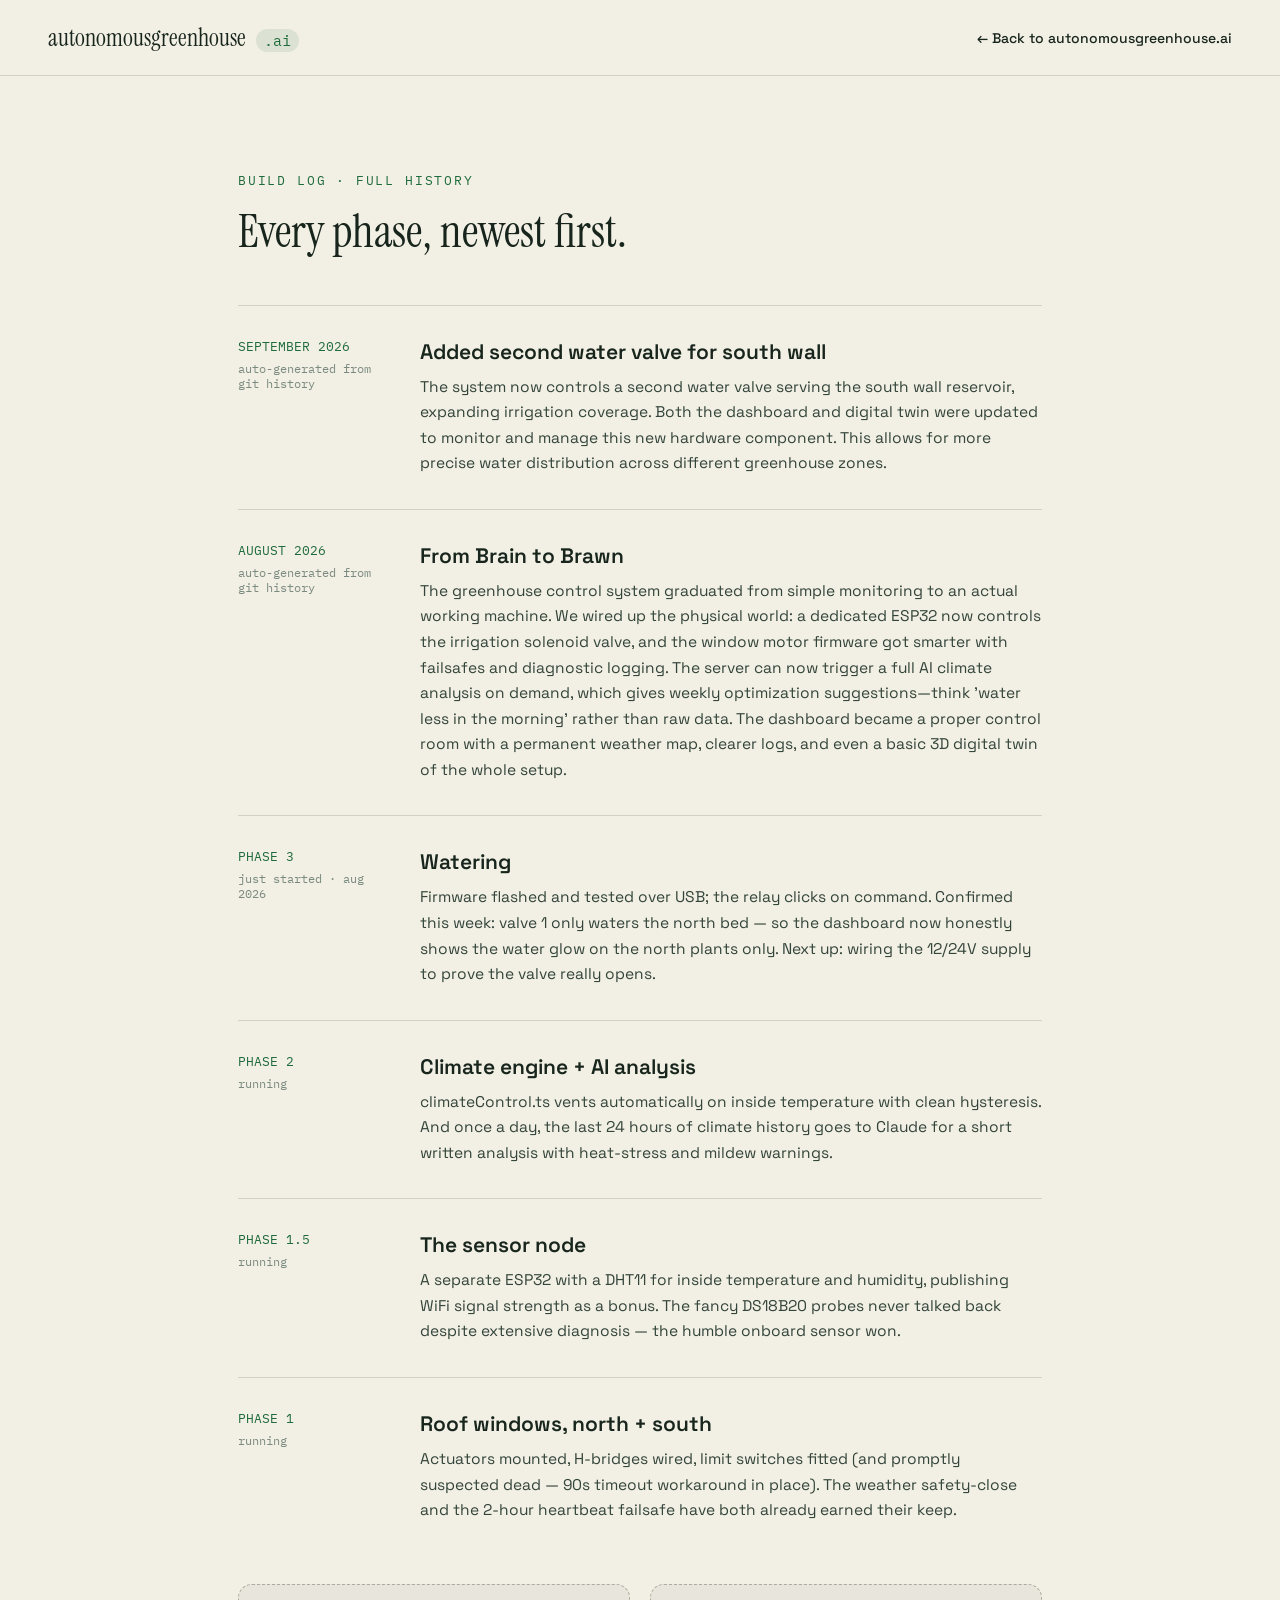
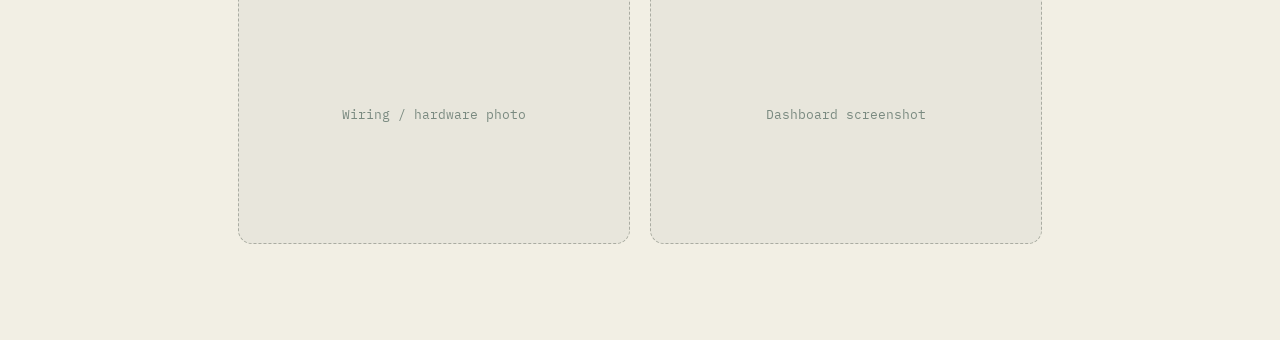
<file: build-log.html>
<!doctype html>
<html lang="en">
<head>
<meta charset="utf-8">
<meta name="viewport" content="width=device-width, initial-scale=1">
<title>Build log — autonomousgreenhouse.ai</title>
<meta name="description" content="Every phase of the autonomousgreenhouse.ai build, newest first: self-venting roof windows on ESP32 and BTS7960 H-bridges, relay-driven watering, a DHT11 sensor node, and the nightly Claude climate analysis — documented honestly, bugs included.">
<link rel="canonical" href="https://autonomousgreenhouse.ai/build-log.html">
<meta property="og:type" content="website">
<meta property="og:site_name" content="autonomousgreenhouse.ai">
<meta property="og:url" content="https://autonomousgreenhouse.ai/build-log.html">
<meta property="og:title" content="Build log — autonomousgreenhouse.ai">
<meta property="og:description" content="Every phase of the autonomousgreenhouse.ai build, newest first: self-venting roof windows on ESP32 and BTS7960 H-bridges, relay-driven watering, a DHT11 sensor node, and the nightly Claude climate analysis — documented honestly, bugs included.">
<meta name="twitter:card" content="summary">
<meta name="twitter:title" content="Build log — autonomousgreenhouse.ai">
<meta name="twitter:description" content="Every phase of the autonomousgreenhouse.ai build, newest first: self-venting roof windows, relay-driven watering, a DHT11 sensor node, and the nightly Claude climate analysis.">
<link rel="icon" href="favicon.svg" type="image/svg+xml">
<link rel="preconnect" href="https://fonts.googleapis.com">
<link href="https://fonts.googleapis.com/css2?family=Instrument+Serif:ital@0;1&family=Space+Grotesk:wght@400;500;600&family=IBM+Plex+Mono:wght@400;500&display=swap" rel="stylesheet">
<link rel="stylesheet" href="css/style.css">
</head>
<body>

<!-- ============ NAV ============ -->
<nav class="nav">
  <div class="wordmark"><span class="wordmark-serif">autonomousgreenhouse</span><span class="wordmark-pill">.ai</span></div>
  <div class="nav-links">
    <a href="index.html">&larr; Back to autonomousgreenhouse.ai</a>
  </div>
</nav>

<!-- ============ BUILD LOG (full history) ============ -->
<section class="build-log">
  <div class="eyebrow">Build log &middot; full history</div>
  <h1 class="build-log-title">Every phase, newest first.</h1>
  <div class="phase-list">
    <!-- MONTHLY-UPDATES-START — kas/scripts/monthly-site-update.mjs inserts new phase-rows right after this marker -->
    <div class="phase-row" data-auto-month="2026-09">
      <div>
        <div class="phase-tag">SEPTEMBER 2026</div>
        <div class="phase-status">auto-generated from git history</div>
      </div>
      <div>
        <div class="phase-title">Added second water valve for south wall</div>
        <p class="phase-body">The system now controls a second water valve serving the south wall reservoir, expanding irrigation coverage. Both the dashboard and digital twin were updated to monitor and manage this new hardware component. This allows for more precise water distribution across different greenhouse zones.</p>
      </div>
    </div>
    <div class="phase-row" data-auto-month="2026-08">
      <div>
        <div class="phase-tag">AUGUST 2026</div>
        <div class="phase-status">auto-generated from git history</div>
      </div>
      <div>
        <div class="phase-title">From Brain to Brawn</div>
        <p class="phase-body">The greenhouse control system graduated from simple monitoring to an actual working machine. We wired up the physical world: a dedicated ESP32 now controls the irrigation solenoid valve, and the window motor firmware got smarter with failsafes and diagnostic logging. The server can now trigger a full AI climate analysis on demand, which gives weekly optimization suggestions—think 'water less in the morning' rather than raw data. The dashboard became a proper control room with a permanent weather map, clearer logs, and even a basic 3D digital twin of the whole setup.</p>
      </div>
    </div>
    <div class="phase-row">
      <div>
        <div class="phase-tag">PHASE 3</div>
        <div class="phase-status">just started &middot; aug 2026</div>
      </div>
      <div>
        <div class="phase-title">Watering</div>
        <p class="phase-body">Firmware flashed and tested over USB; the relay clicks on command. Confirmed this week: valve 1 only waters the north bed — so the dashboard now honestly shows the water glow on the north plants only. Next up: wiring the 12/24V supply to prove the valve really opens.</p>
      </div>
    </div>
    <div class="phase-row">
      <div>
        <div class="phase-tag">PHASE 2</div>
        <div class="phase-status">running</div>
      </div>
      <div>
        <div class="phase-title">Climate engine + AI analysis</div>
        <p class="phase-body">climateControl.ts vents automatically on inside temperature with clean hysteresis. And once a day, the last 24 hours of climate history goes to Claude for a short written analysis with heat-stress and mildew warnings.</p>
      </div>
    </div>
    <div class="phase-row">
      <div>
        <div class="phase-tag">PHASE 1.5</div>
        <div class="phase-status">running</div>
      </div>
      <div>
        <div class="phase-title">The sensor node</div>
        <p class="phase-body">A separate ESP32 with a DHT11 for inside temperature and humidity, publishing WiFi signal strength as a bonus. The fancy DS18B20 probes never talked back despite extensive diagnosis — the humble onboard sensor won.</p>
      </div>
    </div>
    <div class="phase-row">
      <div>
        <div class="phase-tag">PHASE 1</div>
        <div class="phase-status">running</div>
      </div>
      <div>
        <div class="phase-title">Roof windows, north + south</div>
        <p class="phase-body">Actuators mounted, H-bridges wired, limit switches fitted (and promptly suspected dead — 90s timeout workaround in place). The weather safety-close and the 2-hour heartbeat failsafe have both already earned their keep.</p>
      </div>
    </div>
  </div>
  <div class="log-photos">
    <div class="img-placeholder" data-caption="Wiring / hardware photo"></div>
    <div class="img-placeholder" data-caption="Dashboard screenshot"></div>
  </div>
</section>

</body>
</html>
</file>
<file: css/style.css>
/* ===== design tokens ===== */
:root {
  --bg-paper: #F2EFE4;
  --bg-alt: #E9E5D6;
  --card-light: #F7F4EA;
  --card-light-2: #FBFAF4;
  --text-primary: #17251C;
  --text-secondary: #33443A;
  --text-muted: #7A8A80;
  --green: #1F6B3B;
  --green-dark: #0E4A26;
  --panel-dark: #0D1712;
  --panel-dark-2: #101E16;
  --dark-section: #17251C;
  --green-on-dark: #4FA36B;
  --green-light: #7BC494;
  --text-on-dark: #E8E4D6;
  --text-on-dark-2: #DCE6DD;
  --muted-on-dark: #9DB8A6;
  --muted-on-dark-2: #6E8A78;
  --muted-on-dark-3: #5E7367;
  --stem-green: #3E5C49;
  --water-blue: #60A5FA;
  --amber-bg: rgba(224,164,88,.12);
  --amber-text: #9C6A1F;
  --amber-body: #5C4A2A;
  --border-light: rgba(23,37,28,.15);
  --border-light-2: rgba(23,37,28,.12);
  --border-dark: rgba(79,163,107,.3);
  --border-dark-2: rgba(79,163,107,.25);
}

* { box-sizing: border-box; }
html, body { margin: 0; padding: 0; background: var(--bg-paper); }
body {
  font-family: 'Space Grotesk', sans-serif;
  color: var(--text-primary);
  min-width: 0;
}
a { color: var(--green); text-decoration-color: rgba(31,107,59,.4); }
a:hover { color: var(--green-dark); }
::selection { background: var(--green); color: var(--bg-paper); }
h1, h2, p { margin: 0; }

@keyframes tickscroll { from { transform: translateX(0); } to { transform: translateX(-50%); } }
@keyframes drip { 0%, 100% { opacity: 0; transform: translateY(0); } 20% { opacity: .9; } 80% { opacity: 0; transform: translateY(14px); } }
@keyframes pulse { 0%, 100% { opacity: .35; } 50% { opacity: .9; } }

.eyebrow {
  font-family: 'IBM Plex Mono', monospace;
  font-size: 13px;
  letter-spacing: .14em;
  text-transform: uppercase;
  color: var(--green);
  margin-bottom: 18px;
}
.eyebrow-dark { color: var(--green-on-dark); }

/* ===== nav ===== */
.nav {
  display: flex;
  justify-content: space-between;
  align-items: center;
  padding: 22px 48px;
  border-bottom: 1px solid var(--border-light);
  flex-wrap: wrap;
  gap: 12px;
}
.wordmark { display: flex; align-items: baseline; gap: 10px; }
.wordmark-serif { font-family: 'Instrument Serif', serif; font-size: 24px; }
.wordmark-pill {
  font-family: 'IBM Plex Mono', monospace;
  font-size: 15px;
  color: var(--green);
  background: rgba(31,107,59,.1);
  padding: 2px 8px;
  border-radius: 99px;
}
.nav-links { display: flex; gap: 28px; font-size: 14px; font-weight: 500; }
.nav-links a { text-decoration: none; color: var(--text-primary); }
.nav-links a.accent { color: var(--green); }

/* ===== hero ===== */
.hero { padding: 88px 48px 64px; max-width: 1180px; margin: 0 auto; }
.hero-grid { display: grid; grid-template-columns: 1.15fr .85fr; gap: 56px; align-items: center; }
.hero h1 {
  font-family: 'Instrument Serif', serif;
  font-weight: 400;
  font-size: 72px;
  line-height: 1.02;
  margin: 0 0 24px;
  text-wrap: balance;
}
.hero h1 em { color: var(--green); font-style: italic; }
.lead { font-size: 19px; line-height: 1.6; max-width: 520px; margin: 0 0 36px; color: var(--text-secondary); }
.cta-row { display: flex; gap: 14px; flex-wrap: wrap; }
.btn { display: inline-block; text-decoration: none; padding: 15px 28px; border-radius: 99px; font-weight: 500; font-size: 15px; cursor: pointer; border: none; }
.btn-solid { background: var(--text-primary); color: var(--bg-paper); }
.btn-solid:hover { background: var(--green); color: var(--bg-paper); }
.btn-outline { border: 1.5px solid var(--text-primary); color: var(--text-primary); background: transparent; }
.btn-outline:hover { border-color: var(--green); color: var(--green); }

.hero-photo-wrap { position: relative; }
.hero-photo-frame { position: relative; width: 100%; height: 420px; transform: rotate(1.5deg); }
.status-badge {
  position: absolute; bottom: -18px; left: -14px;
  background: var(--bg-paper);
  border: 1px solid rgba(23,37,28,.2);
  border-radius: 12px;
  padding: 12px 18px;
  transform: rotate(-2deg);
  box-shadow: 0 12px 30px rgba(23,37,28,.12);
}
.status-badge-k { font-family: 'IBM Plex Mono', monospace; font-size: 12px; color: var(--text-muted); }
.status-badge-v { font-family: 'IBM Plex Mono', monospace; font-size: 14px; color: var(--green); font-weight: 500; }

.img-placeholder {
  width: 100%; height: 100%;
  border-radius: 18px;
  border: 1.5px dashed rgba(23,37,28,.3);
  background: rgba(23,37,28,.04);
  display: flex; align-items: center; justify-content: center;
  text-align: center;
  color: var(--text-muted);
  font-family: 'IBM Plex Mono', monospace;
  font-size: 12.5px;
  padding: 16px;
}
.img-placeholder::before { content: attr(data-caption); max-width: 80%; }

/* ===== ticker ===== */
.ticker { background: var(--dark-section); overflow: hidden; padding: 14px 0; border-top: 1px solid var(--dark-section); }
.ticker-track {
  display: flex; width: max-content;
  animation: tickscroll 28s linear infinite;
  font-family: 'IBM Plex Mono', monospace;
  font-size: 14px; color: var(--muted-on-dark);
}
.ticker-item { display: flex; align-items: center; gap: 10px; padding: 0 28px; white-space: nowrap; }
.ticker-item .k { color: var(--green-on-dark); }
.ticker-item .v { color: var(--text-on-dark); }

/* ===== live scene ===== */
.live-scene { background: var(--panel-dark); padding: 88px 48px; color: #DCE6DD; }
.live-grid { max-width: 1180px; margin: 0 auto; display: grid; grid-template-columns: .9fr 1.1fr; gap: 64px; align-items: center; }
.live-scene h2 { font-family: 'Instrument Serif', serif; font-weight: 400; font-size: 46px; line-height: 1.08; margin: 0 0 20px; }
.body-dark { font-size: 16px; line-height: 1.65; color: var(--muted-on-dark); margin: 0 0 32px; }
.metrics-row { display: grid; grid-template-columns: repeat(3, 1fr); gap: 12px; }
.metric-tile { border: 1px solid var(--border-dark); border-radius: 12px; padding: 16px; }
.metric-k { font-family: 'IBM Plex Mono', monospace; font-size: 12px; color: var(--muted-on-dark-2); }
.metric-v { font-family: 'IBM Plex Mono', monospace; font-size: 26px; color: var(--text-on-dark); margin-top: 4px; }
.metric-v-accent { color: var(--green-on-dark); }
.sim-note { margin-top: 14px; font-family: 'IBM Plex Mono', monospace; font-size: 12px; color: var(--muted-on-dark-3); }
.scene-panel { background: var(--panel-dark-2); border: 1px solid var(--border-dark-2); border-radius: 18px; padding: 28px; }
.scene-svg { width: 100%; display: block; }
.mqtt-dot { animation: pulse 2s ease-in-out infinite; }
.drip { animation: drip 2.4s ease-in-out infinite; }

/* ===== AI analysis ===== */
.ai-analysis { padding: 96px 48px; max-width: 1180px; margin: 0 auto; }
.ai-grid { display: grid; grid-template-columns: 1fr 1fr; gap: 64px; align-items: start; }
.ai-analysis h2 { font-family: 'Instrument Serif', serif; font-weight: 400; font-size: 46px; line-height: 1.08; margin: 0 0 20px; }
.body-light { font-size: 16px; line-height: 1.65; color: var(--text-secondary); margin: 0; }
.ai-card {
  background: var(--card-light-2);
  border: 1px solid var(--border-light-2);
  border-radius: 16px;
  padding: 28px;
  box-shadow: 0 16px 40px rgba(23,37,28,.08);
  transform: rotate(-.6deg);
}
.ai-card-head { display: flex; justify-content: space-between; align-items: center; margin-bottom: 16px; }
.ai-card-tag { font-family: 'IBM Plex Mono', monospace; font-size: 12px; color: var(--text-muted); }
.ai-card-pill { font-family: 'IBM Plex Mono', monospace; font-size: 12px; background: var(--amber-bg); color: var(--amber-text); padding: 2px 10px; border-radius: 99px; }
.ai-quote { font-family: 'Instrument Serif', serif; font-size: 21px; line-height: 1.5; margin: 0; color: var(--text-primary); }
.ai-card-foot { margin-top: 18px; font-family: 'IBM Plex Mono', monospace; font-size: 12px; color: var(--text-muted); }
.analysis-quote { font-family: 'Instrument Serif', serif; font-size: 19px; line-height: 1.5; margin: 0; color: var(--text-primary); }
.analysis-quote strong { font-family: 'Space Grotesk', sans-serif; font-weight: 600; }

/* ===== how it works ===== */
.how-it-works { background: var(--bg-alt); padding: 96px 48px; }
.section-inner { max-width: 1180px; margin: 0 auto; }
.how-title { font-family: 'Instrument Serif', serif; font-weight: 400; font-size: 46px; line-height: 1.08; margin: 0 0 16px; max-width: 640px; }
.how-lead { font-size: 16px; line-height: 1.6; color: var(--text-secondary); max-width: 600px; margin: 0 0 48px; }
.node-grid { display: grid; grid-template-columns: repeat(3, 1fr); gap: 20px; }
.node-card { background: var(--card-light); border: 1px solid var(--border-light-2); border-radius: 16px; padding: 28px; display: flex; flex-direction: column; gap: 14px; }
.node-card-top { display: flex; justify-content: space-between; align-items: baseline; }
.node-tag { font-family: 'IBM Plex Mono', monospace; font-size: 12px; color: var(--text-muted); }
.node-num { font-family: 'Instrument Serif', serif; font-size: 30px; color: rgba(23,37,28,.25); }
.node-title { font-size: 20px; font-weight: 600; }
.node-body { font-size: 14.5px; line-height: 1.6; color: var(--text-secondary); margin: 0; }
.node-safety { margin-top: auto; border-top: 1px dashed rgba(23,37,28,.2); padding-top: 12px; font-family: 'IBM Plex Mono', monospace; font-size: 12.5px; color: var(--green); }
.honest-footnote {
  margin-top: 20px;
  border: 1.5px dashed rgba(156,106,31,.5);
  border-radius: 16px;
  padding: 22px 28px;
  display: flex; gap: 18px; align-items: baseline;
  background: var(--amber-bg);
  flex-wrap: wrap;
}
.honest-footnote-tag { font-family: 'IBM Plex Mono', monospace; font-size: 12px; color: var(--amber-text); white-space: nowrap; }
.honest-footnote p { font-size: 14.5px; line-height: 1.6; color: var(--amber-body); }

/* ===== build log ===== */
.build-log { padding: 96px 48px; max-width: 900px; margin: 0 auto; }
.build-log-title { font-family: 'Instrument Serif', serif; font-weight: 400; font-size: 46px; line-height: 1.08; margin: 0 0 48px; }
.phase-list { display: flex; flex-direction: column; }
.phase-row { display: grid; grid-template-columns: 150px 1fr; gap: 32px; padding: 32px 0; border-top: 1px solid var(--border-light); }
.phase-tag { font-family: 'IBM Plex Mono', monospace; font-size: 13px; color: var(--green); }
.phase-status { font-family: 'IBM Plex Mono', monospace; font-size: 12px; color: var(--text-muted); margin-top: 6px; }
.phase-title { font-size: 21px; font-weight: 600; margin-bottom: 10px; }
.phase-body { font-size: 15.5px; line-height: 1.65; color: var(--text-secondary); margin: 0; }
.log-photos { margin-top: 28px; display: grid; grid-template-columns: 1fr 1fr; gap: 20px; }
.log-photos .img-placeholder { height: 260px; border-radius: 14px; }
.log-more { margin-top: 28px; }

/* ===== future / cta ===== */
.future { background: var(--dark-section); color: var(--text-on-dark); padding: 96px 48px; }
.future-intro { max-width: 680px; margin: 0 auto 56px; }
.future > * { max-width: 1180px; margin-left: auto; margin-right: auto; }
.future-intro h2 { font-family: 'Instrument Serif', serif; font-weight: 400; font-size: 52px; line-height: 1.06; margin: 0 0 20px; }
.concept-grid { display: grid; grid-template-columns: repeat(3, 1fr); gap: 20px; margin-bottom: 56px; }
.concept-card { border: 1px solid var(--border-dark); border-radius: 18px; padding: 36px; display: flex; flex-direction: column; gap: 14px; }
.concept-tag { font-family: 'IBM Plex Mono', monospace; font-size: 12px; color: var(--green-on-dark); }
.concept-title { font-family: 'Instrument Serif', serif; font-size: 32px; }
.concept-body { font-size: 15px; line-height: 1.65; color: var(--muted-on-dark); margin: 0; }
.btn-dark-solid { margin-top: auto; display: inline-block; background: var(--green-on-dark); color: var(--panel-dark); text-decoration: none; padding: 13px 24px; border-radius: 99px; font-weight: 600; font-size: 14.5px; width: max-content; }
.btn-dark-solid:hover { background: var(--green-light); color: var(--panel-dark); }
.btn-dark-outline { margin-top: auto; display: inline-block; border: 1.5px solid var(--green-on-dark); color: var(--green-light); text-decoration: none; padding: 13px 24px; border-radius: 99px; font-weight: 600; font-size: 14.5px; width: max-content; }
.btn-dark-outline:hover { border-color: var(--green-light); color: var(--text-on-dark-2); }
.concept-cta { font-family: inherit; cursor: pointer; }
.concept-cta.btn-dark-solid { border: none; }
.concept-cta.btn-dark-outline { background: transparent; }

.signup-panel { border: 1px solid var(--border-dark); border-radius: 18px; padding: 40px; background: var(--panel-dark-2); margin-bottom: 48px; }
.signup-grid { display: grid; grid-template-columns: .9fr 1.1fr; gap: 48px; align-items: center; }
.signup-tag { font-family: 'IBM Plex Mono', monospace; font-size: 12px; color: var(--green-on-dark); margin-bottom: 12px; }
.signup-title { font-family: 'Instrument Serif', serif; font-size: 34px; line-height: 1.1; margin-bottom: 12px; }
.interest-row { display: flex; gap: 10px; flex-wrap: wrap; margin-bottom: 14px; }
.interest-chip {
  border-radius: 99px; padding: 9px 18px;
  font-family: 'IBM Plex Mono', monospace; font-size: 12.5px;
  cursor: pointer;
  background: transparent; color: var(--muted-on-dark);
  border: 1.5px solid rgba(79,163,107,.35);
}
.interest-chip.active { background: var(--green-on-dark); color: var(--panel-dark); border-color: var(--green-on-dark); font-weight: 600; }
.email-row { display: flex; gap: 10px; margin-bottom: 14px; flex-wrap: wrap; }
.email-row input {
  flex: 1; min-width: 200px;
  background: var(--panel-dark);
  border: 1.5px solid rgba(79,163,107,.35);
  border-radius: 99px;
  padding: 14px 22px;
  color: var(--text-on-dark);
  font-family: 'IBM Plex Mono', monospace;
  font-size: 14px;
  outline: none;
}
.email-row input:focus { border-color: var(--green-on-dark); }
.btn-green-solid { background: var(--green-on-dark); color: var(--panel-dark); border: none; border-radius: 99px; padding: 14px 28px; font-family: 'Space Grotesk', sans-serif; font-weight: 600; font-size: 15px; }
.btn-green-solid:hover { background: var(--green-light); }
.form-note { font-family: 'IBM Plex Mono', monospace; font-size: 12px; color: var(--muted-on-dark-3); }
.signup-confirm { border: 1.5px dashed rgba(79,163,107,.5); border-radius: 16px; padding: 28px; text-align: center; }
.signup-confirm-title { font-family: 'Instrument Serif', serif; font-size: 26px; color: var(--green-light); margin-bottom: 8px; }
.signup-confirm-line { font-family: 'IBM Plex Mono', monospace; font-size: 13px; color: var(--muted-on-dark); }

.footer-row {
  margin-top: 48px; padding-top: 28px;
  border-top: 1px solid rgba(79,163,107,.2);
  display: flex; justify-content: space-between; align-items: center; flex-wrap: wrap; gap: 8px;
  font-family: 'IBM Plex Mono', monospace; font-size: 13px; color: var(--muted-on-dark-3);
}
.footer-row a { color: var(--green-on-dark); text-decoration: none; }

/* ===== responsive baseline ===== */
@media (max-width: 900px) {
  .nav { padding: 18px 24px; }
  .nav-links { gap: 16px; font-size: 13px; }
  .hero { padding: 56px 24px 40px; }
  .hero-grid { grid-template-columns: 1fr; gap: 40px; }
  .hero h1 { font-size: 44px; }
  .lead { font-size: 17px; max-width: none; }
  .hero-photo-frame { height: 260px; }
  .live-scene, .ai-analysis, .how-it-works, .build-log, .future { padding: 56px 24px; }
  .live-grid, .ai-grid { grid-template-columns: 1fr; gap: 40px; }
  .live-scene h2, .ai-analysis h2, .how-title, .build-log-title { font-size: 32px; }
  .future-intro h2 { font-size: 36px; }
  .metrics-row { grid-template-columns: repeat(3, 1fr); gap: 8px; }
  .node-grid { grid-template-columns: 1fr; }
  .concept-grid { grid-template-columns: 1fr; }
  .signup-grid { grid-template-columns: 1fr; gap: 24px; }
  .phase-row { grid-template-columns: 1fr; gap: 10px; }
  .log-photos { grid-template-columns: 1fr; }
}
</file>
